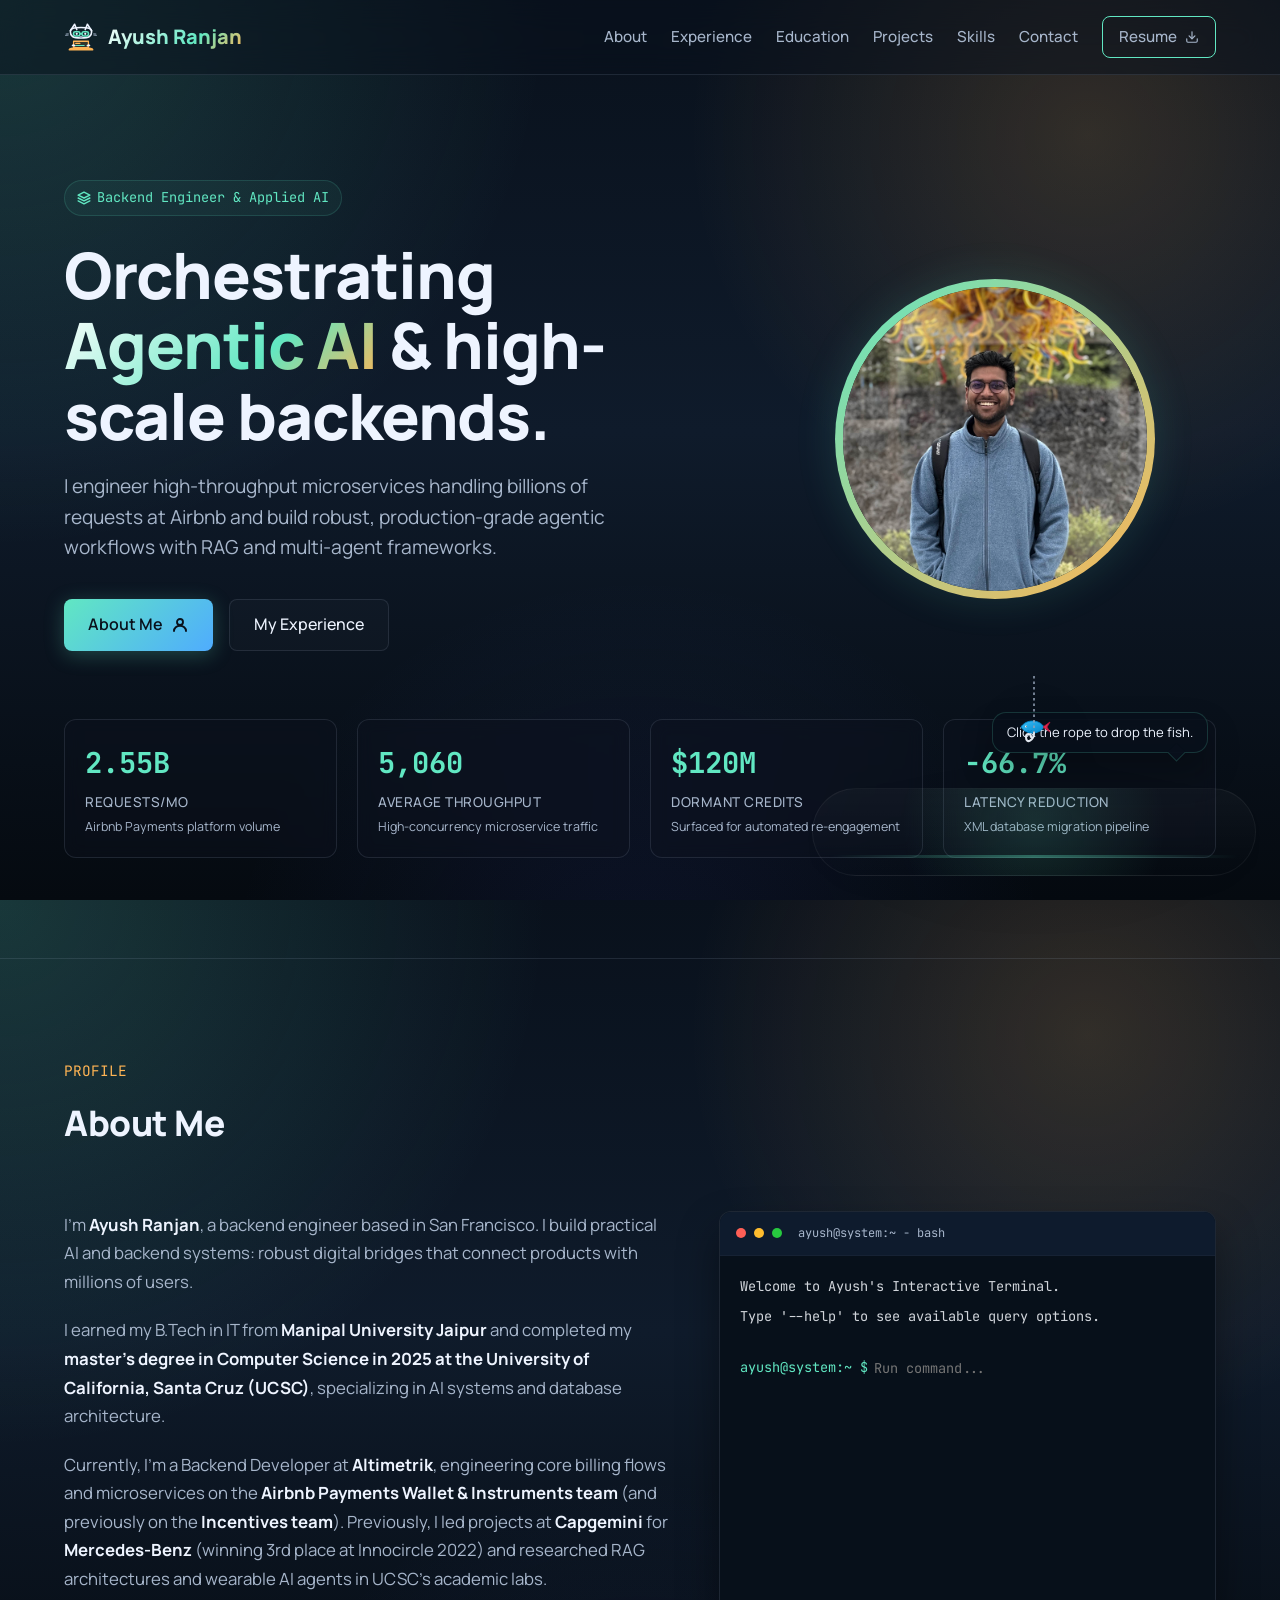
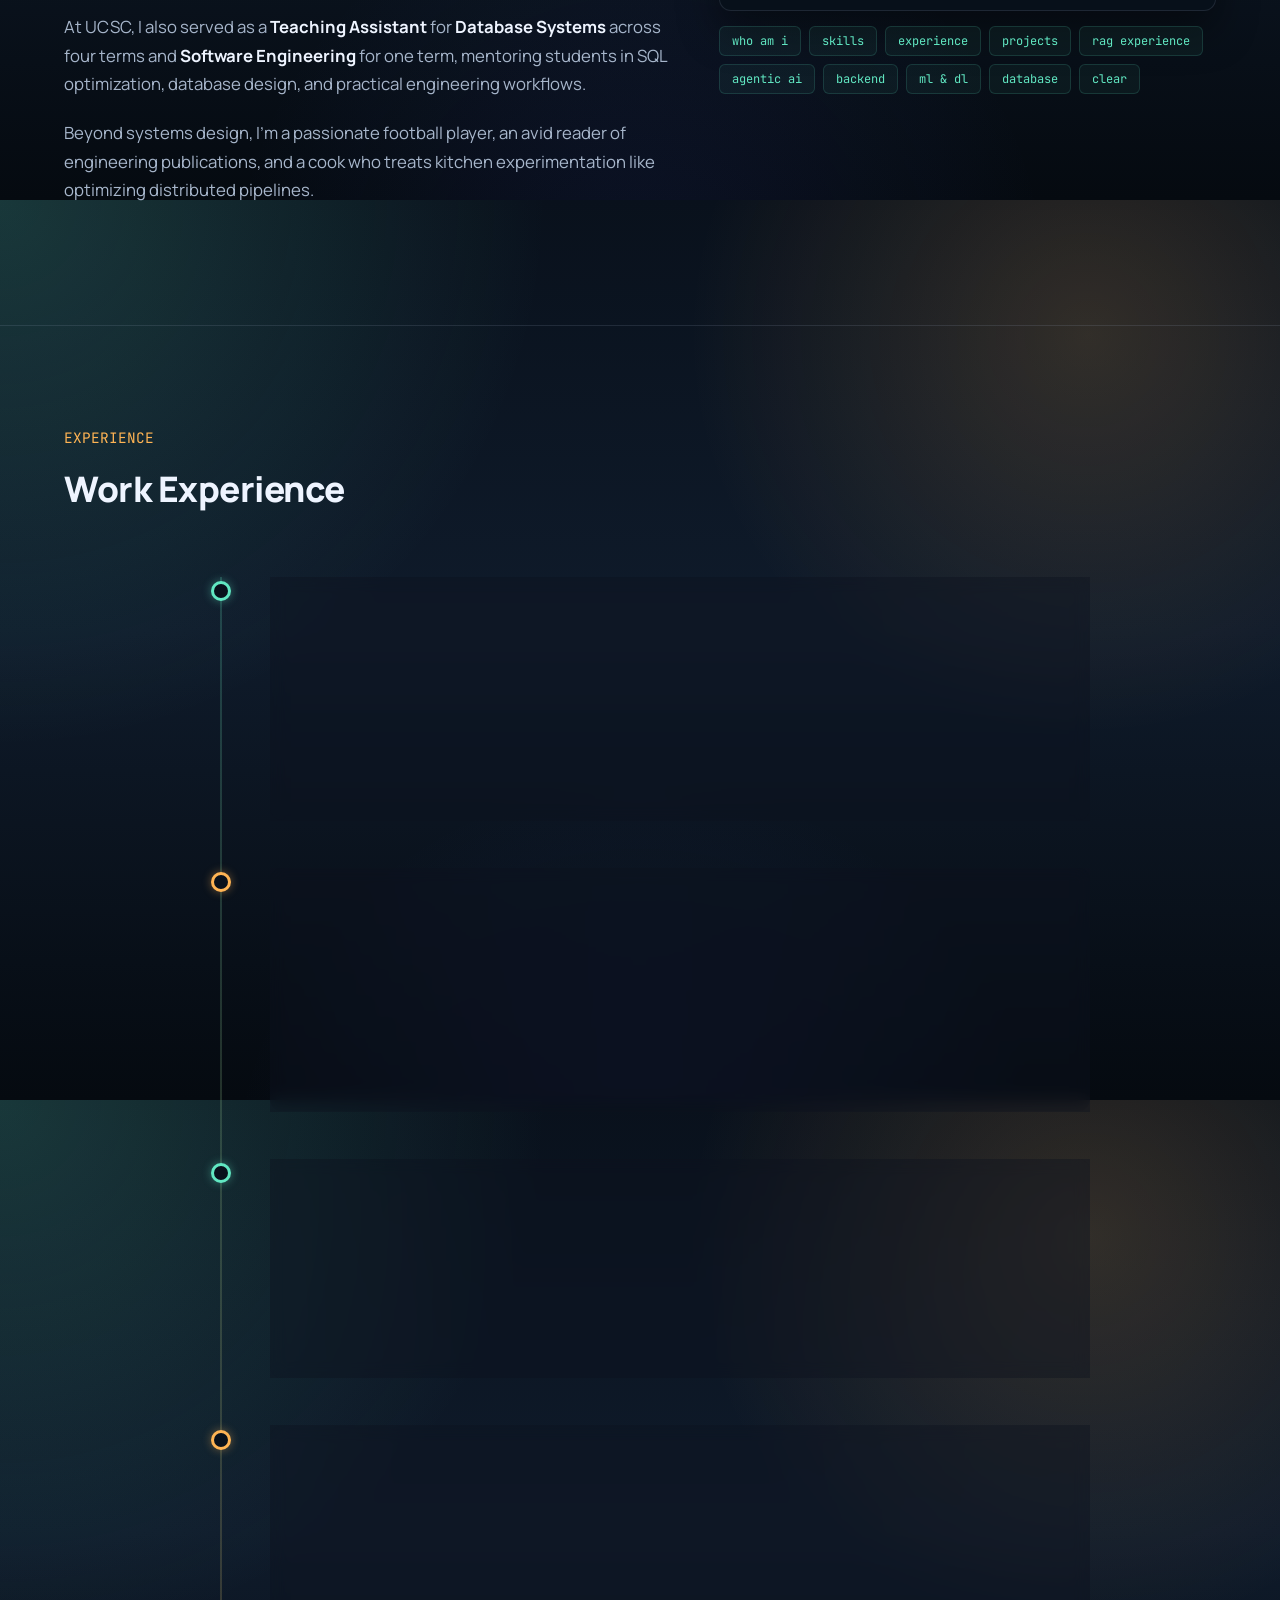
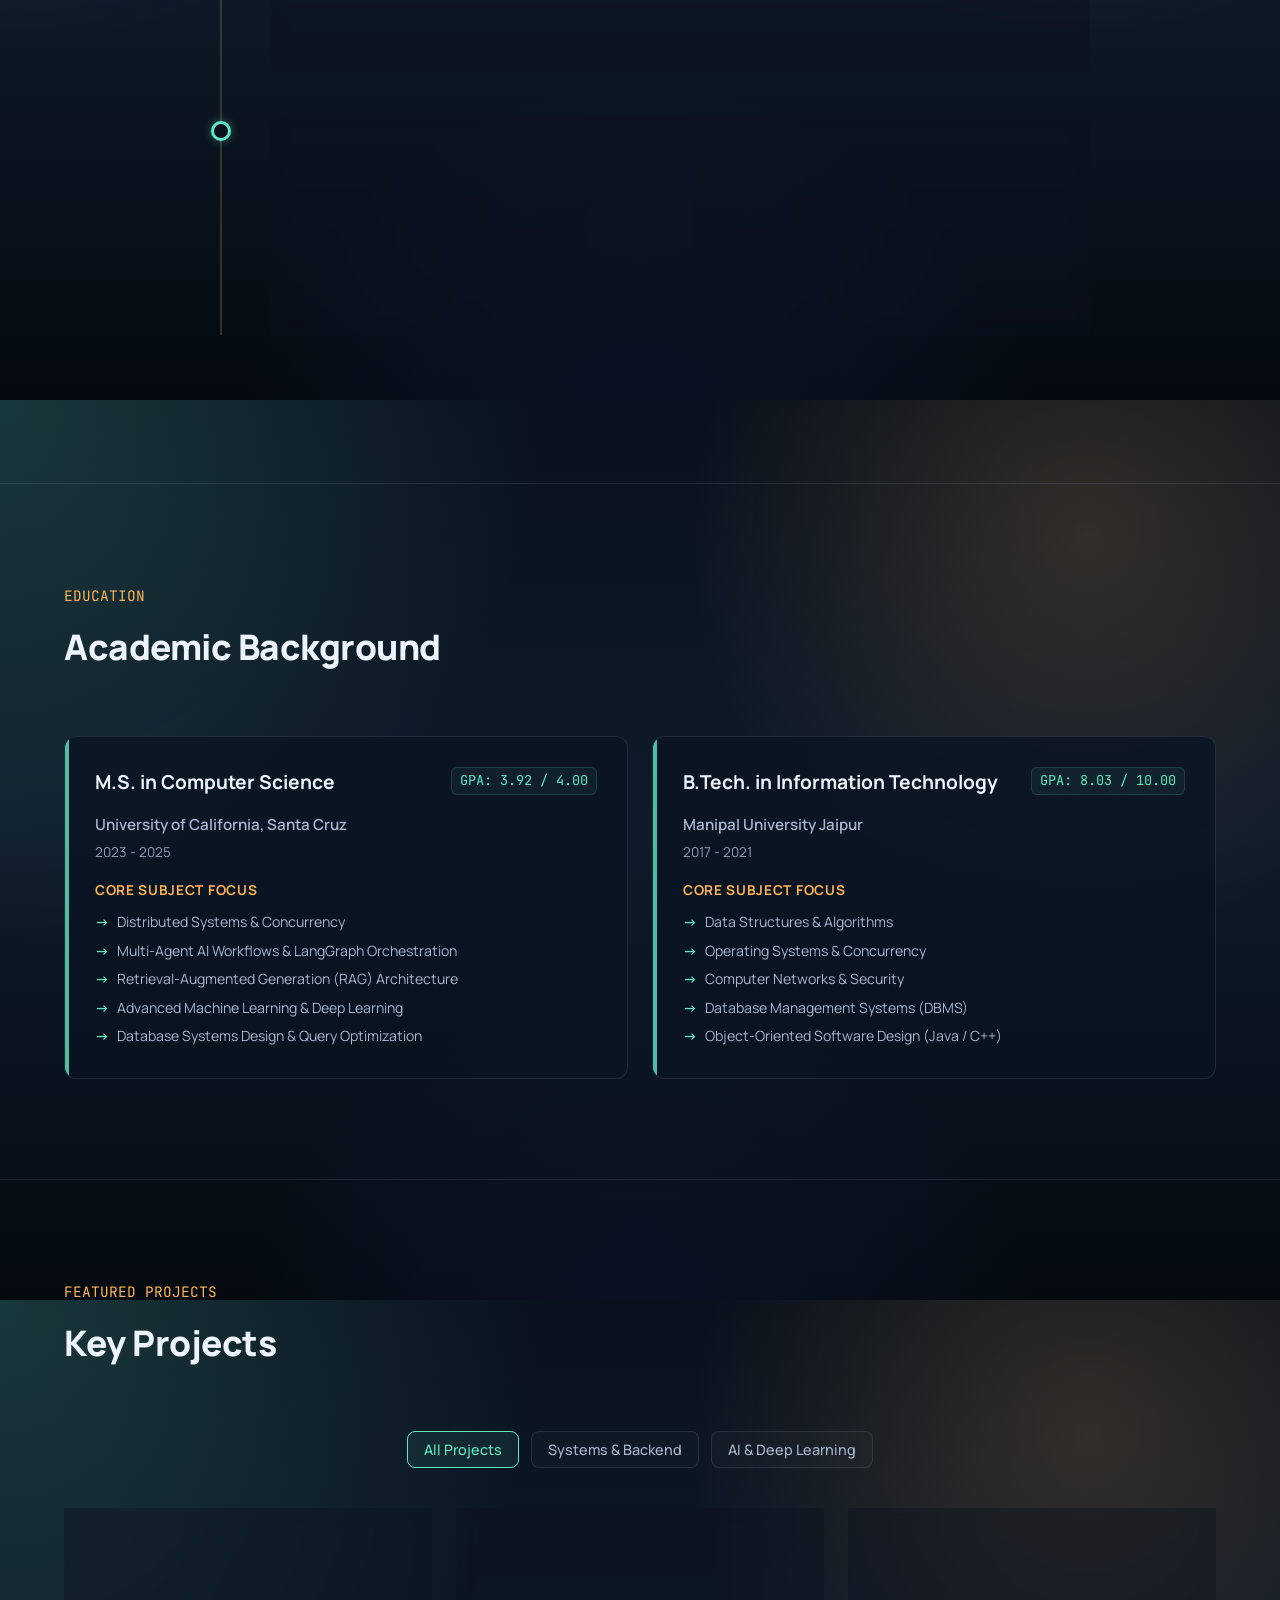
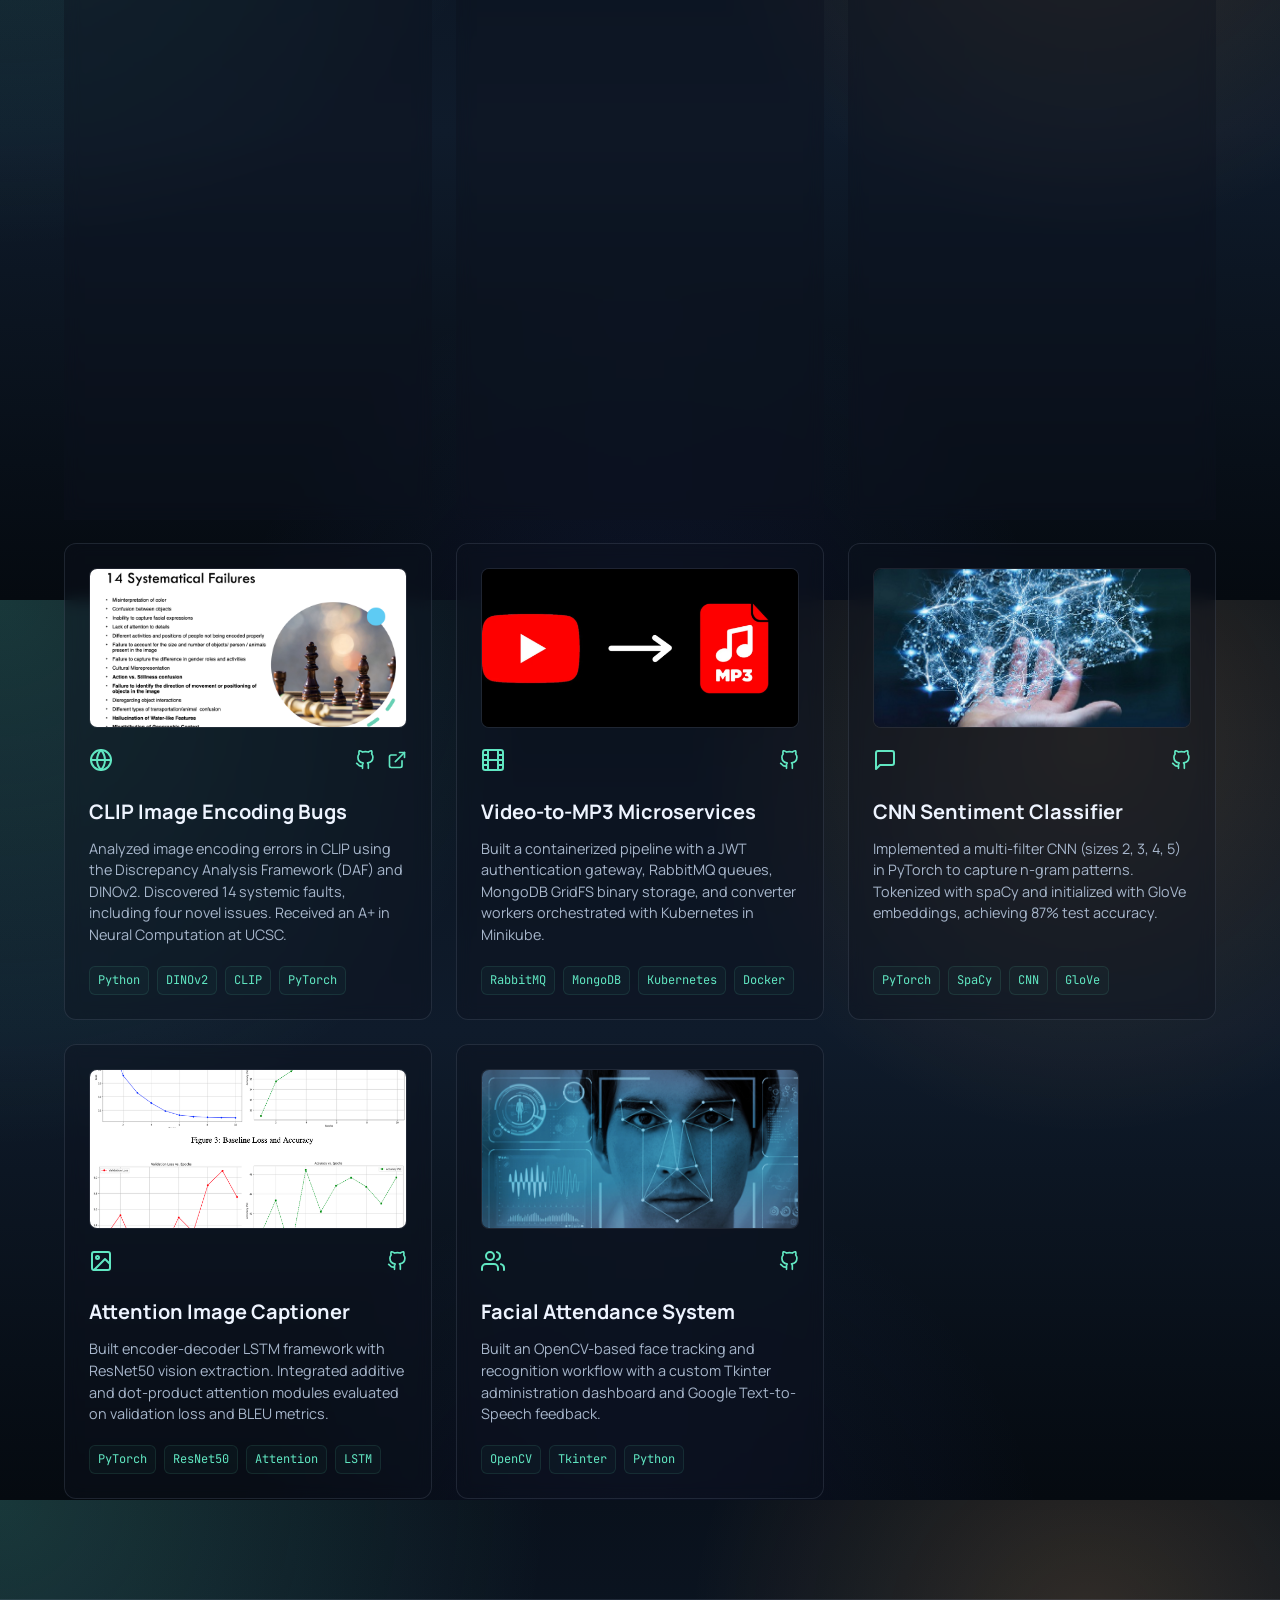
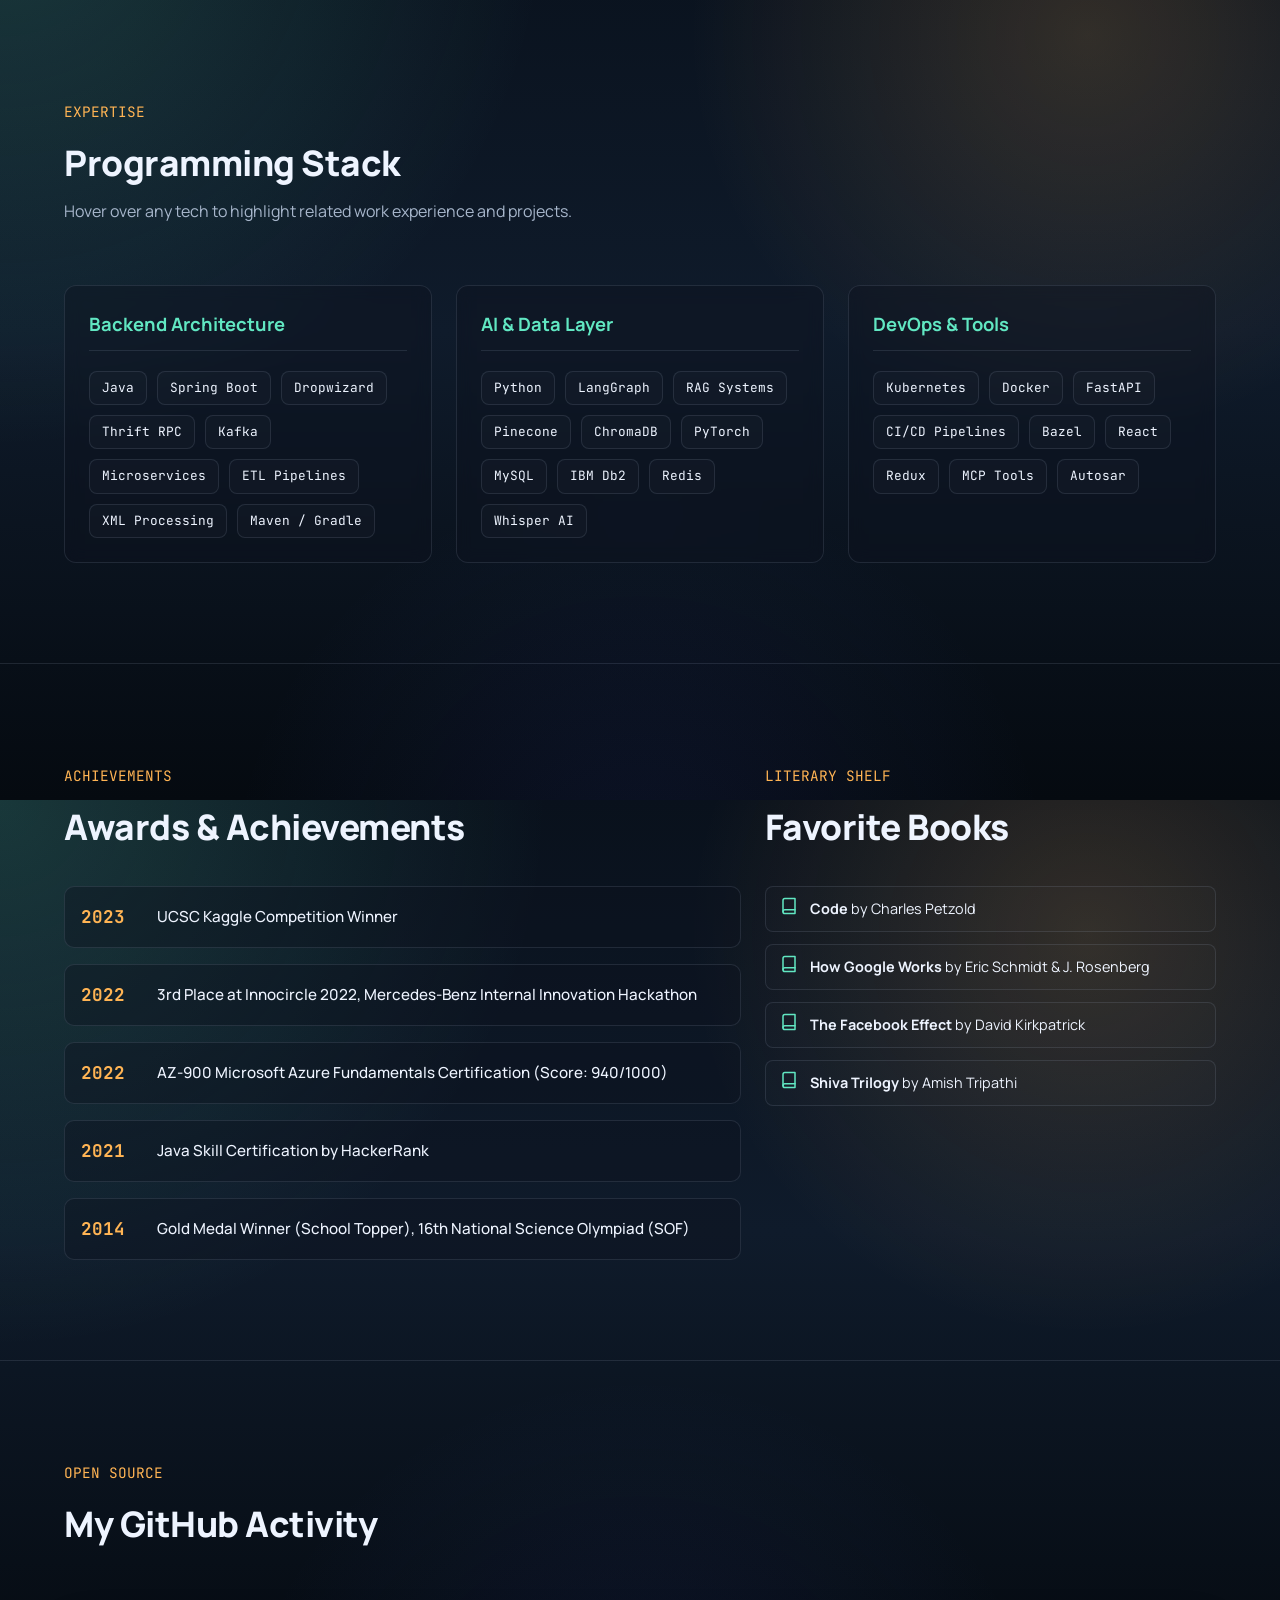
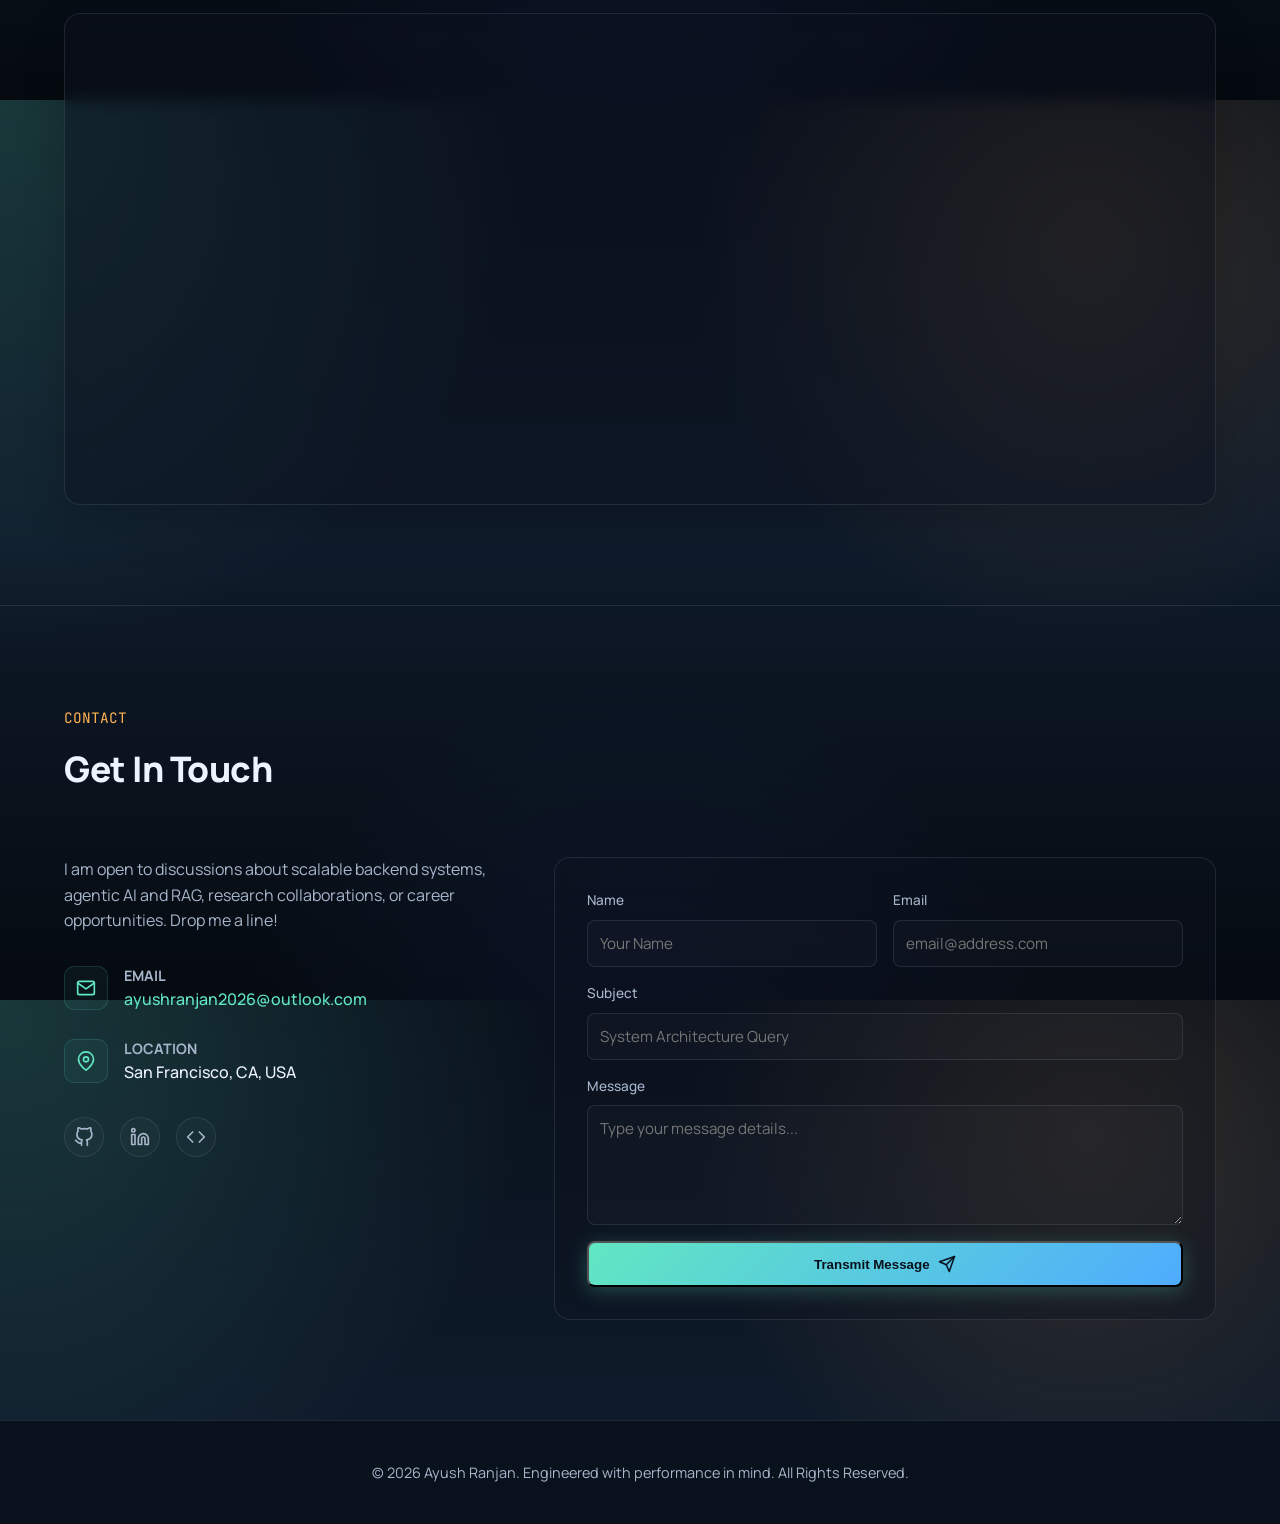
<file: index.html>
<!DOCTYPE html>
<html lang="en">
<head>
    <meta charset="UTF-8">
    <meta http-equiv="X-UA-Compatible" content="IE=edge">
    <meta name="viewport" content="width=device-width, initial-scale=1.0">
    <title>Ayush Ranjan | Backend Engineer &amp; Applied AI</title>

    <meta name="description" content="Ayush Ranjan's portfolio website. Specializing in high-concurrency Java microservices, database architecture, and Agentic AI systems.">
    <meta name="author" content="Ayush Ranjan">

    <link rel="icon" type="image/svg+xml" href="favicon.svg">
    <link rel="preconnect" href="https://fonts.googleapis.com">
    <link rel="preconnect" href="https://fonts.gstatic.com" crossorigin>
    <link href="https://fonts.googleapis.com/css2?family=Manrope:wght@400;500;600;700;800&amp;family=JetBrains+Mono:wght@400;500;700&amp;display=swap" rel="stylesheet">
    <link rel="stylesheet" href="assets/plugins/github-activity/dist/github-activity-0.1.1.min.css">
    <link rel="stylesheet" href="assets/plugins/github-activity/dist/octicons/octicons.min.css">

    <style>
        :root {
            --bg-dark: #09111c;
            --bg-soft: #0f1b2b;
            --bg-card: rgba(10, 20, 34, 0.78);
            --bg-card-hover: rgba(14, 27, 45, 0.92);
            --primary-accent: #61e7c2;
            --primary-accent-rgb: 97, 231, 194;
            --secondary-accent: #ffb454;
            --secondary-accent-rgb: 255, 180, 84;
            --text-primary: #eef4ff;
            --text-secondary: #a7b6cb;
            --border-color: rgba(148, 163, 184, 0.16);
            --border-hover: rgba(97, 231, 194, 0.35);
            --terminal-bg: #07101a;
            --terminal-header: #0e1b2d;
            --terminal-green: #61e7c2;
            --transition-smooth: all 0.3s cubic-bezier(0.16, 1, 0.3, 1);
            --font-sans: 'Manrope', -apple-system, BlinkMacSystemFont, sans-serif;
            --font-mono: 'JetBrains Mono', 'Fira Code', monospace;
        }

        * {
            box-sizing: border-box;
            margin: 0;
            padding: 0;
            scroll-behavior: smooth;
        }

        /* Offset for fixed navbar on anchor links */
        html {
            scroll-padding-top: 80px;
        }

        /* Scrollbar styling */
        ::-webkit-scrollbar {
            width: 8px;
            height: 8px;
        }
        ::-webkit-scrollbar-track {
            background: var(--bg-dark);
        }
        ::-webkit-scrollbar-thumb {
            background: rgba(255, 255, 255, 0.1);
            border-radius: 4px;
        }
        ::-webkit-scrollbar-thumb:hover {
            background: rgba(var(--primary-accent-rgb), 0.3);
        }

        body {
            background-color: var(--bg-dark);
            color: var(--text-primary);
            font-family: var(--font-sans);
            overflow-x: hidden;
            line-height: 1.6;
            background-image:
                radial-gradient(circle at top left, rgba(97, 231, 194, 0.18), transparent 35%),
                radial-gradient(circle at 85% 15%, rgba(255, 180, 84, 0.16), transparent 30%),
                radial-gradient(circle at 50% 110%, rgba(67, 97, 238, 0.1), transparent 35%),
                linear-gradient(180deg, var(--bg-dark) 0%, var(--bg-soft) 48%, #050a10 100%);
            background-size: 100% 100%, 100% 100%, 100% 100%, 100% 100%;
            position: relative;
        }

        body::before {
            content: "";
            position: fixed;
            inset: 0;
            pointer-events: none;
            background-image:
                linear-gradient(rgba(255, 255, 255, 0.02) 1px, transparent 1px),
                linear-gradient(90deg, rgba(255, 255, 255, 0.02) 1px, transparent 1px);
            background-size: 44px 44px;
            mask-image: linear-gradient(180deg, rgba(0, 0, 0, 0.65), transparent 92%);
            opacity: 0.15;
            z-index: 1;
        }

        a {
            color: var(--primary-accent);
            text-decoration: none;
            transition: var(--transition-smooth);
        }
        a:hover {
            color: #4facfe;
            text-shadow: 0 0 8px rgba(var(--primary-accent-rgb), 0.4);
        }

        .container {
            max-width: 1200px;
            margin: 0 auto;
            padding: 0 24px;
        }

        /* Interactive Ambient Spotlight / Cursor Glow */
        .cursor-glow {
            position: fixed;
            top: 0;
            left: 0;
            width: 100vw;
            height: 100vh;
            pointer-events: none;
            z-index: 1;
            background: radial-gradient(600px circle at var(--mouse-x, 0px) var(--mouse-y, 0px), rgba(var(--primary-accent-rgb), 0.05), transparent 80%);
            opacity: 0;
            transition: opacity 1.2s cubic-bezier(0.16, 1, 0.3, 1);
        }
        body.mouse-active .cursor-glow {
            opacity: 1;
        }

        /* Interactive Skill Reverse Mapping Highlights */
        .skill-tag {
            transition: var(--transition-smooth);
        }
        .highlight-skill {
            border-color: var(--primary-accent) !important;
            background: rgba(var(--primary-accent-rgb), 0.08) !important;
            box-shadow: 0 0 10px rgba(var(--primary-accent-rgb), 0.35) !important;
            transform: translateY(-2px);
        }
        .dim-skill {
            opacity: 0.35 !important;
            filter: blur(0.2px);
        }

        /* Glassmorphic Navbar */
        nav {
            position: fixed;
            top: 0;
            left: 0;
            width: 100%;
            z-index: 1000;
            background: rgba(9, 17, 28, 0.5);
            backdrop-filter: blur(16px);
            -webkit-backdrop-filter: blur(16px);
            border-bottom: 1px solid var(--border-color);
            padding: 16px 0;
            transition: var(--transition-smooth);
        }
        nav.scrolled {
            padding: 12px 0;
            background: rgba(15, 27, 43, 0.85);
            box-shadow: 0 10px 30px rgba(0, 0, 0, 0.3);
            border-bottom: 1px solid rgba(var(--primary-accent-rgb), 0.15);
        }
        nav .nav-container {
            display: flex;
            justify-content: space-between;
            align-items: center;
        }
        .nav-logo {
            font-family: var(--font-sans);
            font-size: 1.25rem;
            font-weight: 800;
            color: var(--text-primary);
            display: flex;
            align-items: center;
            gap: 10px;
        }
        .nav-logo span {
            background: linear-gradient(135deg, #ffffff 0%, var(--primary-accent) 64%, var(--secondary-accent) 100%);
            -webkit-background-clip: text;
            -webkit-text-fill-color: transparent;
            transition: var(--transition-smooth);
        }
        .brand-logo-svg {
            width: 34px;
            height: 34px;
            transition: var(--transition-smooth);
        }
        .nav-logo:hover .brand-logo-svg {
            transform: scale(1.1) translateY(-1px);
        }
        .nav-links {
            display: flex;
            gap: 24px;
            align-items: center;
        }
        .nav-links a {
            color: var(--text-secondary);
            font-size: 0.95rem;
            font-weight: 500;
        }
        .nav-links a:hover {
            color: var(--primary-accent);
        }
        .btn-resume {
            border: 1px solid var(--primary-accent);
            padding: 8px 16px;
            border-radius: 8px;
            color: var(--primary-accent);
            display: flex;
            align-items: center;
            gap: 8px;
            font-weight: 600;
        }
        .btn-resume:hover {
            background: rgba(var(--primary-accent-rgb), 0.08);
            box-shadow: 0 0 15px rgba(var(--primary-accent-rgb), 0.35);
        }

        /* Hero Section */
        header.hero {
            padding: 180px 0 100px 0;
            min-height: 100vh;
            display: flex;
            align-items: center;
        }
        .hero-grid {
            display: grid;
            grid-template-columns: 1.2fr 0.8fr;
            gap: 48px;
            align-items: center;
        }
        .hero-badge {
            background: rgba(var(--primary-accent-rgb), 0.05);
            border: 1px solid rgba(var(--primary-accent-rgb), 0.15);
            color: var(--primary-accent);
            padding: 6px 12px;
            border-radius: 20px;
            font-family: var(--font-mono);
            font-size: 0.85rem;
            display: inline-flex;
            align-items: center;
            gap: 6px;
            margin-bottom: 24px;
        }
        .hero-title {
            font-size: clamp(2.5rem, 5vw, 4rem);
            font-weight: 800;
            line-height: 1.1;
            margin-bottom: 20px;
            letter-spacing: -1px;
        }
        .hero-title span {
            background: linear-gradient(135deg, var(--primary-accent) 0%, var(--secondary-accent) 100%);
            -webkit-background-clip: text;
            -webkit-text-fill-color: transparent;
        }
        .hero-subtitle {
            font-size: 1.2rem;
            color: var(--text-secondary);
            margin-bottom: 36px;
            max-width: 600px;
        }
        .hero-ctas {
            display: flex;
            gap: 16px;
            margin-bottom: 48px;
        }
        .btn-primary {
            background: linear-gradient(135deg, var(--primary-accent) 0%, #4facfe 100%);
            color: var(--bg-dark);
            padding: 12px 24px;
            border-radius: 8px;
            font-weight: 600;
            box-shadow: 0 4px 20px rgba(var(--primary-accent-rgb), 0.25);
            display: inline-flex;
            align-items: center;
            gap: 8px;
        }
        .btn-primary:hover {
            color: var(--bg-dark);
            box-shadow: 0 4px 25px rgba(var(--primary-accent-rgb), 0.45);
            transform: translateY(-2px);
        }
        .btn-secondary {
            border: 1px solid var(--border-color);
            background: rgba(255, 255, 255, 0.02);
            color: var(--text-primary);
            padding: 12px 24px;
            border-radius: 8px;
            font-weight: 500;
            display: inline-flex;
            align-items: center;
            gap: 8px;
        }
        .btn-secondary:hover {
            background: rgba(255, 255, 255, 0.05);
            border-color: rgba(255, 255, 255, 0.15);
            transform: translateY(-2px);
        }

        .hero-img-container {
            position: relative;
            display: flex;
            justify-content: center;
        }
        .hero-img-wrapper {
            position: relative;
            width: 320px;
            height: 320px;
            border-radius: 50%;
            padding: 8px;
            background: linear-gradient(135deg, var(--primary-accent) 0%, var(--secondary-accent) 100%);
            box-shadow: 0 0 40px rgba(var(--primary-accent-rgb), 0.15);
        }
        .hero-img-inner {
            width: 100%;
            height: 100%;
            border-radius: 50%;
            overflow: hidden;
            background: var(--bg-dark);
            position: relative;
        }
        .hero-img-inner img {
            width: 100%;
            height: 100%;
            object-fit: cover;
            filter: grayscale(15%) contrast(105%);
            transition: var(--transition-smooth);
        }
        .hero-img-wrapper:hover img {
            filter: grayscale(0%);
            scale: 1.05;
        }

        /* Systems Dashboard / Stat Grid */
        .stats-grid {
            display: grid;
            grid-template-columns: repeat(4, 1fr);
            gap: 20px;
            width: 100%;
            margin-top: 20px;
        }
        .stat-card {
            background: rgba(13, 18, 31, 0.4);
            border: 1px solid var(--border-color);
            border-radius: 12px;
            padding: 20px;
            text-align: left;
            position: relative;
            overflow: hidden;
            backdrop-filter: blur(8px);
            cursor: pointer;
            text-decoration: none;
            display: block;
            color: inherit;
            transition: var(--transition-smooth);
        }
        .stat-card::before {
            content: '';
            position: absolute;
            top: 0;
            left: 0;
            width: 100%;
            height: 2px;
            background: linear-gradient(90deg, transparent, var(--primary-accent), transparent);
            opacity: 0;
            transition: var(--transition-smooth);
        }
        .stat-card::after {
            content: '↗';
            position: absolute;
            top: 12px;
            right: 14px;
            font-size: 0.75rem;
            color: var(--primary-accent);
            opacity: 0;
            transform: translate(-4px, 4px);
            transition: opacity 0.2s ease, transform 0.2s ease;
        }
        .stat-card:hover::before {
            opacity: 1;
        }
        .stat-card:hover::after {
            opacity: 1;
            transform: translate(0, 0);
        }
        .stat-card:hover {
            border-color: var(--border-hover);
            background: rgba(13, 18, 31, 0.6);
            transform: translateY(-2px);
        }
        .stat-value {
            font-family: var(--font-mono);
            font-size: 1.8rem;
            font-weight: 700;
            color: var(--primary-accent);
            margin-bottom: 6px;
        }
        .stat-sub {
            font-size: 0.78rem;
            color: var(--text-secondary);
            margin-top: 4px;
            font-weight: 400;
        }
        .stat-label {
            font-size: 0.85rem;
            color: var(--text-secondary);
            font-weight: 500;
            text-transform: uppercase;
            letter-spacing: 0.5px;
        }

        /* Section Layouts */
        .section {
            padding: 100px 0;
            border-top: 1px solid var(--border-color);
        }
        .section-header {
            margin-bottom: 60px;
        }
        .section-tag {
            font-family: var(--font-mono);
            color: var(--secondary-accent);
            font-size: 0.9rem;
            text-transform: uppercase;
            margin-bottom: 12px;
            display: block;
        }
        .section-title {
            font-size: 2.2rem;
            font-weight: 800;
            letter-spacing: -0.5px;
        }

        /* Grid Layouts */
        .about-grid {
            display: grid;
            grid-template-columns: 1.1fr 0.9fr;
            gap: 48px;
            align-items: start;
        }

        .about-text p {
            color: var(--text-secondary);
            font-size: 1.05rem;
            margin-bottom: 20px;
            line-height: 1.7;
        }
        .about-text strong {
            color: var(--text-primary);
        }

        /* Interactive Terminal sandbox */
        .terminal-window {
            background: var(--terminal-bg);
            border: 1px solid var(--border-color);
            border-radius: 12px;
            box-shadow: 0 20px 40px rgba(0, 0, 0, 0.4);
            display: flex;
            flex-direction: column;
            height: 400px;
            overflow: hidden;
        }
        .terminal-header {
            background: var(--terminal-header);
            padding: 12px 16px;
            display: flex;
            align-items: center;
            border-bottom: 1px solid rgba(255, 255, 255, 0.03);
        }
        .terminal-dots {
            display: flex;
            gap: 8px;
        }
        .terminal-dot {
            width: 10px;
            height: 10px;
            border-radius: 50%;
        }
        .dot-red { background: #ff5f56; }
        .dot-yellow { background: #ffbd2e; }
        .dot-green { background: #27c93f; }
        .terminal-title {
            margin-left: 16px;
            color: var(--text-secondary);
            font-family: var(--font-mono);
            font-size: 0.75rem;
        }
        .terminal-body {
            padding: 20px;
            flex-grow: 1;
            overflow-y: auto;
            font-family: var(--font-mono);
            font-size: 0.85rem;
            color: #d1d5db;
            line-height: 1.6;
        }
        .terminal-line {
            margin-bottom: 8px;
            word-break: break-all;
        }
        .terminal-prompt {
            color: var(--primary-accent);
        }
        .terminal-input-line {
            display: flex;
            align-items: center;
            gap: 6px;
        }
        .terminal-input {
            background: transparent;
            border: none;
            outline: none;
            color: var(--text-primary);
            font-family: inherit;
            font-size: inherit;
            flex-grow: 1;
        }
        .cursor {
            display: inline-block;
            width: 8px;
            height: 15px;
            background: var(--primary-accent);
            animation: blink 1s step-end infinite;
        }
        .terminal-controls {
            margin-top: 16px;
            display: flex;
            flex-wrap: wrap;
            gap: 10px;
        }
        .term-btn {
            background: rgba(var(--primary-accent-rgb), 0.05);
            border: 1px solid rgba(var(--primary-accent-rgb), 0.15);
            color: var(--primary-accent);
            font-family: var(--font-mono);
            font-size: 0.75rem;
            padding: 6px 12px;
            border-radius: 6px;
            cursor: pointer;
            transition: var(--transition-smooth);
        }
        .term-btn:hover {
            background: rgba(var(--primary-accent-rgb), 0.15);
            border-color: var(--primary-accent);
            box-shadow: 0 0 10px rgba(var(--primary-accent-rgb), 0.2);
        }

        /* Experience Timeline */
        .experience-container {
            position: relative;
            max-width: 900px;
            margin: 0 auto;
        }
        .experience-container::before {
            content: '';
            position: absolute;
            top: 0;
            left: 30px;
            width: 2px;
            height: 100%;
            background: linear-gradient(180deg, var(--primary-accent) 0%, var(--secondary-accent) 100%);
            opacity: 0.2;
        }
        .experience-item {
            position: relative;
            margin-bottom: 48px;
            padding-left: 80px;
            transition: var(--transition-smooth);
        }
        .experience-dot {
            position: absolute;
            left: 21px;
            top: 4px;
            width: 20px;
            height: 20px;
            border-radius: 50%;
            background: var(--bg-dark);
            border: 3px solid var(--primary-accent);
            z-index: 2;
            transition: var(--transition-smooth);
            box-shadow: 0 0 10px rgba(var(--primary-accent-rgb), 0.4);
        }
        .experience-item:nth-child(even) .experience-dot {
            border-color: var(--secondary-accent);
            box-shadow: 0 0 10px rgba(var(--secondary-accent-rgb), 0.4);
        }
        .experience-card {
            background: rgba(13, 18, 31, 0.4);
            border: 1px solid var(--border-color);
            border-radius: 12px;
            padding: 24px;
            transition: var(--transition-smooth);
            backdrop-filter: blur(8px);
        }
        .experience-card:hover {
            background: rgba(19, 27, 46, 0.55);
            border-color: var(--border-hover);
            transform: translateX(4px);
            box-shadow: 0 12px 30px rgba(var(--primary-accent-rgb), 0.12);
        }
        .experience-header {
            display: flex;
            justify-content: space-between;
            align-items: start;
            flex-wrap: wrap;
            gap: 12px;
            margin-bottom: 16px;
        }
        .exp-title {
            font-size: 1.25rem;
            font-weight: 700;
        }
        .exp-company {
            font-size: 1.05rem;
            color: var(--primary-accent);
            font-weight: 600;
        }
        .exp-time {
            font-family: var(--font-mono);
            font-size: 0.85rem;
            color: var(--text-secondary);
        }
        .exp-desc {
            color: var(--text-secondary);
            font-size: 0.95rem;
            margin-bottom: 16px;
        }
        .exp-desc li {
            margin-left: 18px;
            margin-bottom: 8px;
        }
        .exp-tags {
            display: flex;
            flex-wrap: wrap;
            gap: 8px;
        }
        .exp-tag {
            font-family: var(--font-mono);
            font-size: 0.75rem;
            background: rgba(var(--primary-accent-rgb), 0.05);
            border: 1px solid rgba(var(--primary-accent-rgb), 0.2);
            color: var(--primary-accent);
            padding: 4px 8px;
            border-radius: 6px;
            transition: var(--transition-smooth);
        }
        .experience-card:hover .exp-tag {
            background: rgba(var(--primary-accent-rgb), 0.1);
            border-color: rgba(var(--primary-accent-rgb), 0.4);
        }

        /* Education Section Styles */
        .education-grid {
            display: grid;
            grid-template-columns: 1fr 1fr;
            gap: 24px;
            margin-top: 40px;
        }
        @media (max-width: 768px) {
            .education-grid {
                grid-template-columns: 1fr;
            }
        }
        .education-card {
            background: var(--bg-card);
            border: 1px solid var(--border-color);
            border-radius: 12px;
            padding: 30px;
            transition: var(--transition-smooth);
            position: relative;
            overflow: hidden;
            display: flex;
            flex-direction: column;
        }
        .education-card::before {
            content: '';
            position: absolute;
            top: 0;
            left: 0;
            width: 4px;
            height: 100%;
            background: var(--primary-accent);
            opacity: 0.8;
            transition: var(--transition-smooth);
        }
        .education-card:hover {
            border-color: var(--primary-accent);
            transform: translateY(-4px);
            box-shadow: 0 12px 30px rgba(var(--primary-accent-rgb), 0.12);
        }
        .education-card:hover::before {
            background: var(--secondary-accent);
            height: 100%;
        }
        .edu-header {
            display: flex;
            justify-content: space-between;
            align-items: flex-start;
            margin-bottom: 16px;
            flex-wrap: wrap;
            gap: 10px;
        }
        .edu-degree {
            font-size: 1.2rem;
            font-weight: 700;
            color: var(--text-primary);
        }
        .edu-gpa {
            font-family: var(--font-mono);
            font-size: 0.85rem;
            color: var(--primary-accent);
            background: rgba(var(--primary-accent-rgb), 0.06);
            border: 1px solid rgba(var(--primary-accent-rgb), 0.15);
            padding: 2px 8px;
            border-radius: 6px;
        }
        .edu-school {
            font-size: 0.95rem;
            font-weight: 600;
            color: var(--text-secondary);
            margin-bottom: 4px;
        }
        .edu-time {
            font-size: 0.85rem;
            color: var(--text-secondary);
            opacity: 0.85;
            margin-bottom: 16px;
        }
        .edu-focus-title {
            font-size: 0.85rem;
            text-transform: uppercase;
            letter-spacing: 0.05em;
            color: var(--secondary-accent);
            margin-bottom: 10px;
            font-weight: 700;
        }
        .edu-focus-list {
            list-style: none;
            padding-left: 0;
            margin: 0;
            display: flex;
            flex-direction: column;
            gap: 6px;
        }
        .edu-focus-list li {
            font-size: 0.88rem;
            color: var(--text-secondary);
            display: flex;
            align-items: center;
            gap: 8px;
        }
        .edu-focus-list li::before {
            content: '\2192'; /* Unicode arrow right */
            color: var(--primary-accent);
            font-weight: bold;
        }

        /* Interactive Mapping Class States */
        .highlight-card {
            border-color: var(--primary-accent) !important;
            box-shadow: 0 0 20px rgba(var(--primary-accent-rgb), 0.18) !important;
            opacity: 1 !important;
            scale: 1.01;
        }
        .dim-card {
            opacity: 0.3 !important;
            filter: grayscale(40%) blur(0.5px);
        }

        /* Projects Section styling */
        .projects-filter-bar {
            display: flex;
            justify-content: center;
            gap: 12px;
            margin-bottom: 40px;
        }
        .filter-btn {
            background: rgba(255, 255, 255, 0.02);
            border: 1px solid var(--border-color);
            color: var(--text-secondary);
            padding: 8px 16px;
            border-radius: 8px;
            font-family: var(--font-sans);
            font-weight: 500;
            font-size: 0.9rem;
            cursor: pointer;
            transition: var(--transition-smooth);
        }
        .filter-btn.active, .filter-btn:hover {
            background: rgba(var(--primary-accent-rgb), 0.08);
            border-color: var(--primary-accent);
            color: var(--primary-accent);
        }
        .projects-grid {
            display: grid;
            grid-template-columns: repeat(auto-fill, minmax(340px, 1fr));
            gap: 24px;
        }
        .project-card {
            background: rgba(13, 18, 31, 0.4);
            border: 1px solid var(--border-color);
            border-radius: 12px;
            padding: 24px;
            display: flex;
            flex-direction: column;
            justify-content: space-between;
            position: relative;
            transition: var(--transition-smooth);
            overflow: hidden;
            backdrop-filter: blur(8px);
        }
        .project-card:hover {
            border-color: var(--border-hover);
            transform: translateY(-4px);
            background: rgba(19, 27, 46, 0.55);
            box-shadow: 0 12px 30px rgba(var(--primary-accent-rgb), 0.12);
        }
        .project-img-wrapper {
            position: relative;
            height: 160px;
            border-radius: 8px;
            overflow: hidden;
            margin-bottom: 20px;
            border: 1px solid var(--border-color);
            background: rgba(0, 0, 0, 0.2);
        }
        .project-img-wrapper img {
            width: 100%;
            height: 100%;
            object-fit: cover;
            transition: var(--transition-smooth);
        }
        .project-card:hover .project-img-wrapper img {
            scale: 1.06;
        }
        .project-meta {
            display: flex;
            justify-content: space-between;
            align-items: center;
            margin-bottom: 16px;
        }
        .project-icon {
            color: var(--primary-accent);
        }
        .project-links {
            display: flex;
            gap: 12px;
        }
        .project-title {
            font-size: 1.25rem;
            font-weight: 700;
            margin-bottom: 10px;
        }
        .project-desc {
            color: var(--text-secondary);
            font-size: 0.9rem;
            line-height: 1.5;
            margin-bottom: 20px;
            flex-grow: 1;
        }
        .project-tags {
            display: flex;
            flex-wrap: wrap;
            gap: 8px;
            margin-top: auto;
        }
        .project-tag {
            font-family: var(--font-mono);
            font-size: 0.75rem;
            background: rgba(var(--primary-accent-rgb), 0.03);
            border: 1px solid rgba(var(--primary-accent-rgb), 0.1);
            color: var(--primary-accent);
            padding: 4px 8px;
            border-radius: 6px;
        }

        /* Skills Layout */
        .skills-grid {
            display: grid;
            grid-template-columns: repeat(3, 1fr);
            gap: 24px;
        }
        .skills-card {
            background: rgba(13, 18, 31, 0.4);
            border: 1px solid var(--border-color);
            border-radius: 12px;
            padding: 24px;
            backdrop-filter: blur(8px);
        }
        .skills-card h3 {
            font-size: 1.15rem;
            font-weight: 700;
            margin-bottom: 20px;
            border-bottom: 1px solid var(--border-color);
            padding-bottom: 10px;
            color: var(--primary-accent);
        }
        .skills-list {
            display: flex;
            flex-wrap: wrap;
            gap: 10px;
        }
        .skill-tag {
            font-family: var(--font-mono);
            font-size: 0.8rem;
            background: rgba(255, 255, 255, 0.02);
            border: 1px solid var(--border-color);
            color: var(--text-primary);
            padding: 6px 12px;
            border-radius: 8px;
            cursor: pointer;
            transition: var(--transition-smooth);
        }
        .skill-tag:hover {
            border-color: var(--primary-accent);
            background: rgba(var(--primary-accent-rgb), 0.06);
            box-shadow: 0 0 10px rgba(var(--primary-accent-rgb), 0.2);
            transform: translateY(-1px);
        }

        /* Extra Grid for Awards, Books & Interests */
        .extra-grid {
            display: grid;
            grid-template-columns: 1.2fr 0.8fr;
            gap: 24px;
        }
        .awards-list {
            display: grid;
            grid-template-columns: 1fr;
            gap: 16px;
        }
        .award-item {
            background: rgba(13, 18, 31, 0.4);
            border: 1px solid var(--border-color);
            border-radius: 10px;
            padding: 16px;
            display: flex;
            align-items: center;
            gap: 16px;
        }
        .award-year {
            font-family: var(--font-mono);
            color: var(--secondary-accent);
            font-weight: 700;
            font-size: 1.1rem;
            min-width: 60px;
        }
        .award-title {
            font-size: 0.95rem;
            font-weight: 500;
            color: var(--text-primary);
        }
        .books-list {
            display: flex;
            flex-direction: column;
            gap: 12px;
        }
        .book-item {
            display: flex;
            align-items: center;
            gap: 12px;
            background: rgba(255, 255, 255, 0.01);
            border: 1px solid var(--border-color);
            border-radius: 8px;
            padding: 10px 14px;
            font-size: 0.9rem;
        }
        .book-icon {
            color: var(--primary-accent);
            flex-shrink: 0;
        }

        /* GitHub Activity Feed */
        .github-activity-card {
            padding: 20px;
            border: 1px solid var(--border-color);
            border-radius: 16px;
            background: rgba(13, 18, 31, 0.44);
            box-shadow: 0 18px 44px rgba(0, 0, 0, 0.18);
            backdrop-filter: blur(8px);
        }
        .ghfeed {
            height: 450px;
            overflow: hidden;
            border-radius: 12px;
        }
        .github-activity-card .gha-feed {
            border: 1px solid var(--border-color);
            border-radius: 12px;
            background: rgba(7, 16, 26, 0.88);
            color: var(--text-primary);
            font-family: var(--font-sans);
            font-weight: 500;
        }
        .github-activity-card .gha-feed::-webkit-scrollbar {
            width: 6px;
        }
        .github-activity-card .gha-feed::-webkit-scrollbar-track {
            background: rgba(7, 16, 26, 0.88);
        }
        .github-activity-card .gha-feed::-webkit-scrollbar-thumb {
            background: rgba(255, 255, 255, 0.1);
            border-radius: 3px;
        }
        .github-activity-card .gha-feed::-webkit-scrollbar-thumb:hover {
            background: rgba(var(--primary-accent-rgb), 0.3);
        }
        .github-activity-card .gha-header {
            border-color: var(--border-color);
            background: var(--terminal-header);
            color: var(--text-secondary);
            padding: 14px 16px;
            height: 72px;
            box-sizing: border-box;
        }
        .github-activity-card .gha-footer {
            border-color: var(--border-color);
            background: var(--terminal-header);
            color: var(--text-secondary);
            padding: 8px 16px;
            height: 32px;
            box-sizing: border-box;
        }
        .github-activity-card .gha-user-info,
        .github-activity-card .gha-user-info a,
        .github-activity-card .gha-github-icon,
        .github-activity-card .gha-footer a {
            color: var(--text-primary);
        }
        .github-activity-card .gha-user-info {
            font-size: 1.1rem;
            font-weight: 700;
            padding: 2px 10px;
        }
        .github-activity-card .gha-gravatar {
            height: 52px;
            max-width: 52px;
        }
        .github-activity-card .gha-gravatar img {
            border: 1px solid var(--border-color);
            border-radius: 6px;
            box-shadow: none;
            background: transparent;
            padding: 2px;
        }
        .github-activity-card .gha-github-icon {
            padding: 4px 0 0;
            width: 32px;
            height: 32px;
        }
        .github-activity-card .gha-github-icon .octicon {
            font-size: 32px;
        }
        .github-activity-card .gha-feed a {
            color: var(--primary-accent);
        }
        .github-activity-card .gha-activity {
            padding: 14px 16px;
            border-bottom: 1px solid var(--border-color);
            transition: var(--transition-smooth);
        }
        .github-activity-card .gha-activity:hover {
            background: rgba(255, 255, 255, 0.015);
        }
        .github-activity-card .gha-repo {
            border-color: var(--border-color);
            padding: 14px 16px;
        }
        .github-activity-card .gha-activity-icon .octicon {
            color: var(--primary-accent);
            opacity: 0.8;
        }
        .github-activity-card span.gha-time,
        .github-activity-card .gha-time {
            color: var(--text-secondary);
            font-size: 0.8rem;
            opacity: 0.85;
        }
        .github-activity-card .gha-feed small {
            color: var(--text-secondary);
        }
        .github-activity-card .gha-sha {
            font-family: var(--font-mono);
            color: var(--secondary-accent);
            background: rgba(var(--secondary-accent-rgb), 0.08);
            padding: 2px 6px;
            border-radius: 4px;
            font-size: 0.8rem;
            border: 1px solid rgba(var(--secondary-accent-rgb), 0.15);
        }
        .github-activity-card .gha-message-commits {
            margin-top: 4px;
            color: var(--text-secondary);
        }
        .github-activity-card .gha-info {
            border-color: rgba(var(--secondary-accent-rgb), 0.32);
            background: rgba(var(--secondary-accent-rgb), 0.1);
            color: var(--text-secondary);
        }

        /* Contact Section Styles */
        .contact-grid {
            display: grid;
            grid-template-columns: 0.8fr 1.2fr;
            gap: 48px;
        }
        .contact-info-list {
            display: flex;
            flex-direction: column;
            gap: 24px;
        }
        .contact-info-item {
            display: flex;
            align-items: center;
            gap: 16px;
        }
        .contact-icon {
            width: 44px;
            height: 44px;
            border-radius: 10px;
            background: rgba(var(--primary-accent-rgb), 0.05);
            border: 1px solid rgba(var(--primary-accent-rgb), 0.15);
            color: var(--primary-accent);
            display: flex;
            align-items: center;
            justify-content: center;
        }
        .contact-details h4 {
            font-size: 0.9rem;
            color: var(--text-secondary);
            text-transform: uppercase;
        }
        .contact-details p {
            font-size: 1rem;
            font-weight: 500;
        }

        .contact-form {
            display: grid;
            grid-template-columns: repeat(2, 1fr);
            gap: 16px;
            background: rgba(13, 18, 31, 0.4);
            border: 1px solid var(--border-color);
            border-radius: 16px;
            padding: 32px;
        }
        .form-group {
            display: flex;
            flex-direction: column;
            gap: 8px;
        }
        .form-group.full-width {
            grid-column: span 2;
        }
        .form-group label {
            font-size: 0.85rem;
            color: var(--text-secondary);
            font-weight: 500;
        }
        .form-control {
            background: rgba(255, 255, 255, 0.02);
            border: 1px solid var(--border-color);
            padding: 12px;
            border-radius: 8px;
            color: var(--text-primary);
            font-family: inherit;
            font-size: 0.95rem;
            transition: var(--transition-smooth);
        }
        .form-control:focus {
            outline: none;
            border-color: var(--primary-accent);
            background: rgba(var(--primary-accent-rgb), 0.02);
            box-shadow: 0 0 10px rgba(var(--primary-accent-rgb), 0.1);
        }
        .form-control:user-valid:focus {
            border-color: var(--primary-accent);
        }
        .form-control:user-invalid {
            border-color: #ff5f56;
            box-shadow: 0 0 10px rgba(255, 95, 86, 0.1);
        }
        textarea.form-control {
            resize: vertical;
            min-height: 120px;
        }

        /* Social icons block */
        .social-links {
            display: flex;
            gap: 16px;
            margin-top: 32px;
        }
        .social-btn {
            width: 40px;
            height: 40px;
            border-radius: 50%;
            background: rgba(255, 255, 255, 0.02);
            border: 1px solid var(--border-color);
            color: var(--text-secondary);
            display: flex;
            align-items: center;
            justify-content: center;
            transition: var(--transition-smooth);
        }
        .social-btn:hover {
            color: var(--primary-accent);
            border-color: var(--primary-accent);
            box-shadow: 0 0 12px rgba(var(--primary-accent-rgb), 0.25);
            background: rgba(var(--primary-accent-rgb), 0.05);
            transform: translateY(-2px);
        }

        /* Contact form status toast */
        .contact-toast {
            position: fixed;
            right: 24px;
            bottom: 214px;
            z-index: 30;
            width: min(420px, calc(100vw - 32px));
            padding: 16px 18px;
            border: 1px solid rgba(var(--secondary-accent-rgb), 0.42);
            border-radius: 12px;
            background: rgba(7, 16, 26, 0.96);
            box-shadow: 0 16px 36px rgba(0, 0, 0, 0.34);
            color: var(--text-secondary);
            font-size: 0.92rem;
            opacity: 0;
            pointer-events: none;
            transform: translateY(18px);
            transition: opacity 0.25s ease, transform 0.25s ease;
        }
        .contact-toast.visible {
            opacity: 1;
            pointer-events: auto;
            transform: translateY(0);
        }
        .contact-toast.success {
            border-color: rgba(var(--primary-accent-rgb), 0.42);
        }
        .contact-toast a {
            color: var(--primary-accent);
            font-weight: 700;
        }

        /* Footer styling */
        footer {
            padding: 40px 0;
            border-top: 1px solid var(--border-color);
            background: var(--bg-dark);
            text-align: center;
            color: var(--text-secondary);
            font-size: 0.9rem;
        }

        /* Scroll reveal styling */
        .scroll-reveal {
            opacity: 0;
            transform: translateY(30px);
            transition: opacity 0.6s cubic-bezier(0.16, 1, 0.3, 1), transform 0.6s cubic-bezier(0.16, 1, 0.3, 1);
        }
        .scroll-reveal.revealed {
            opacity: 1;
            transform: translateY(0);
        }
        @supports ((animation-timeline: view()) and (animation-range: entry)) {
            .scroll-reveal {
                transition: none;
                opacity: revert;
                transform: revert;
                animation: reveal-up auto linear backwards;
                animation-timeline: view();
                animation-range: entry 10% cover 30%;
            }
            @keyframes reveal-up {
                from {
                    opacity: 0;
                    transform: translateY(30px);
                }
                to {
                    opacity: 1;
                    transform: translateY(0);
                }
            }
        }

        @keyframes blink {
            from, to { background-color: transparent }
            50% { background-color: var(--primary-accent) }
        }

        /* Responsive Layouts */
        @media (max-width: 992px) {
            .hero-grid, .about-grid, .skills-grid, .extra-grid, .contact-grid {
                grid-template-columns: 1fr;
                gap: 40px;
            }
            .hero-grid {
                text-align: center;
                justify-items: center;
            }
            .hero-img-container {
                order: -1;
            }
            .stats-grid {
                grid-template-columns: repeat(2, 1fr);
            }
            .skills-grid {
                grid-template-columns: 1fr;
            }
            .contact-form {
                grid-template-columns: 1fr;
            }
            .form-group.full-width {
                grid-column: span 1;
            }
        }

        @media (max-width: 576px) {
            nav .nav-container {
                flex-direction: column;
                gap: 16px;
            }
            .nav-links {
                flex-wrap: wrap;
                justify-content: center;
                gap: 16px;
            }
            header.hero {
                padding-top: 220px;
            }
            .stats-grid {
                grid-template-columns: 1fr;
            }
            .experience-container::before {
                left: 15px;
            }
            .experience-item {
                padding-left: 45px;
            }
            .experience-dot {
                left: 6px;
            }
        }

        /* Interactive Cat Playground */
        .floating-cat-container {
            --cat-x: 24px;
            --cat-y: 0px;
            --cat-scale: 1;
            --cat-tilt: 0deg;
            --cat-stage-width: min(460px, calc(100vw - 32px));
            position: fixed;
            right: 16px;
            bottom: 14px;
            width: var(--cat-stage-width);
            height: 188px;
            z-index: 999;
            pointer-events: none;
            opacity: 1;
            transition: opacity 0.5s ease, transform 0.5s ease;
        }

        .floating-cat-container.dismissed {
            opacity: 0;
            transform: translateY(24px);
        }

        .cat-bubble {
            position: absolute;
            right: 56px;
            top: 14px;
            padding: 9px 14px;
            border-radius: 14px;
            border: 1px solid rgba(var(--primary-accent-rgb), 0.18);
            background: rgba(8, 16, 27, 0.9);
            color: var(--text-primary);
            font-size: 0.82rem;
            box-shadow: 0 18px 32px rgba(0, 0, 0, 0.28);
            opacity: 0;
            transform: translateY(10px) scale(0.92);
            transition: opacity 0.3s ease, transform 0.3s ease;
            font-family: var(--font-sans);
        }

        .cat-bubble::after {
            content: '';
            position: absolute;
            right: 24px;
            bottom: -7px;
            width: 12px;
            height: 12px;
            background: rgba(8, 16, 27, 0.95);
            border-right: 1px solid rgba(var(--primary-accent-rgb), 0.18);
            border-bottom: 1px solid rgba(var(--primary-accent-rgb), 0.18);
            transform: rotate(45deg);
        }

        .floating-cat-container.active-bubble .cat-bubble {
            opacity: 1;
            transform: translateY(0) scale(1);
        }

        .chase-sandbox {
            position: absolute;
            inset: 0;
            overflow: visible;
            filter: drop-shadow(0 18px 26px rgba(0, 0, 0, 0.38));
        }

        .cat-stage-glow {
            position: absolute;
            right: 8px;
            bottom: 10px;
            width: calc(100% - 16px);
            height: 88px;
            border-radius: 999px;
            background:
                radial-gradient(circle at 50% 40%, rgba(var(--primary-accent-rgb), 0.14), transparent 58%),
                linear-gradient(180deg, rgba(255, 255, 255, 0.03), rgba(255, 255, 255, 0));
            border: 1px solid rgba(255, 255, 255, 0.05);
            backdrop-filter: blur(8px);
        }

        .cat-stage-ground {
            position: absolute;
            left: 24px;
            right: 24px;
            bottom: 28px;
            height: 3px;
            border-radius: 999px;
            background: linear-gradient(90deg, rgba(255,255,255,0), rgba(var(--primary-accent-rgb),0.65), rgba(255,255,255,0));
            opacity: 0.55;
        }

        .toy-wrapper {
            position: absolute;
            top: -22px;
            left: 50%;
            z-index: 6;
            pointer-events: auto;
            transform: translateX(-50%);
        }

        .fishhook-toy {
            overflow: visible;
            cursor: pointer;
        }

        .fishhook-toy:focus-visible {
            outline: 2px solid rgba(var(--primary-accent-rgb), 0.8);
            outline-offset: 4px;
            border-radius: 10px;
        }

        .rod-arm {
            animation: rod-sway 3.8s ease-in-out infinite;
            transform-origin: 30px 0;
        }

        @keyframes rod-sway {
            0%, 100% { transform: rotate(-9deg); }
            50% { transform: rotate(9deg); }
        }

        .toy-fish-group {
            animation: fish-bob 1.8s ease-in-out infinite;
            transform-origin: 11px 12px;
            transition: opacity 0.25s ease, transform 0.25s ease;
        }

        @keyframes fish-bob {
            0%, 100% { transform: translateY(0); }
            50% { transform: translateY(4px); }
        }

        .fishhook-toy.caught .toy-fish-group {
            opacity: 0;
            transform: translateY(-10px) scale(0.7);
        }

        .fishhook-toy.falling .rod-arm {
            animation-play-state: paused;
        }

        .fishhook-toy.falling .toy-fish-group {
            animation: fish-drop 0.75s cubic-bezier(0.2, 0.75, 0.3, 1) forwards;
        }

        @keyframes fish-drop {
            0% { transform: translate(0, 0) rotate(0deg); }
            45% { transform: translate(8px, 24px) rotate(10deg); }
            100% { transform: translate(16px, 118px) rotate(76deg); }
        }

        .fishhook-toy.caught {
            pointer-events: none;
        }

        .cat-wrapper {
            --cat-frame-width: 154px;
            --cat-frame-height: 91px;
            --cat-sprite-width: 2464px;
            --cat-sprite-end: -2464px;
            position: absolute;
            left: 0;
            bottom: 28px;
            width: var(--cat-frame-width);
            height: var(--cat-frame-height);
            z-index: 4;
            pointer-events: none;
            transform:
                translate3d(var(--cat-x), var(--cat-y), 0)
                scaleX(var(--cat-scale))
                rotate(var(--cat-tilt));
            transition: transform 0.26s ease;
        }

        .cat-sprite {
            width: 100%;
            height: 100%;
            background-image: url("https://res.cloudinary.com/pastelitos/image/upload/v1610526571/eva/gatito_pushui.svg");
            background-repeat: no-repeat;
            background-size: var(--cat-sprite-width) 100%;
            animation: walking-cat-sprite 1.2s steps(16, end) infinite;
            filter:
                sepia(1)
                saturate(5.5)
                hue-rotate(342deg)
                brightness(1.14)
                contrast(0.96)
                drop-shadow(0 8px 7px rgba(0, 0, 0, 0.2));
        }

        @keyframes walking-cat-sprite {
            from { background-position: 0 0; }
            to { background-position: var(--cat-sprite-end) 0; }
        }

        .cat-wrapper.is-turning {
            transition-duration: 0.42s;
        }

        .cat-wrapper.is-jumping {
            transition-duration: 0.18s;
        }

        .cat-mouth-fish {
            position: absolute;
            left: calc(100% - 40px);
            top: 44%;
            width: 26px;
            height: 15px;
            opacity: 0;
            transform: translateY(3px) rotate(-6deg) scaleX(-1) scale(0.82);
            transition: opacity 0.18s ease, transform 0.18s ease;
            overflow: visible;
            z-index: 2;
        }

        .cat-wrapper.carrying-fish .cat-mouth-fish {
            opacity: 1;
            transform: translateY(0) rotate(-6deg) scaleX(-1) scale(1);
        }

        @media (max-width: 640px) {
            .floating-cat-container {
                --cat-stage-width: calc(100vw - 18px);
                right: 9px;
                bottom: 10px;
                height: 166px;
            }

            .cat-bubble {
                right: 24px;
                top: 8px;
                max-width: 170px;
                white-space: normal;
                line-height: 1.35;
            }

            .cat-wrapper {
                --cat-frame-width: 132px;
                --cat-frame-height: 78px;
                --cat-sprite-width: 2112px;
                --cat-sprite-end: -2112px;
            }

            .toy-wrapper {
                top: -12px;
            }
        }
    </style>
</head>
<body>
    <!-- Disable browser scroll restoration immediately, before anything else -->
    <script>if ('scrollRestoration' in history) { history.scrollRestoration = 'manual'; } window.scrollTo(0, 0);</script>
    <!-- Interactive Ambient Spotlight / Cursor Glow -->
    <div class="cursor-glow" id="cursor-glow"></div>

    <!-- Glassmorphic Navigation -->
    <nav id="navbar">
        <div class="container nav-container">
            <a href="#" class="nav-logo">
                <svg class="brand-logo-svg" viewBox="0 0 32 32" fill="none" xmlns="http://www.w3.org/2000/svg">
                  <!-- Cat Ears -->
                  <path d="M6 10L10 4L12 9" stroke="var(--text-primary)" stroke-width="1.5" stroke-linecap="round" stroke-linejoin="round"/>
                  <path d="M26 10L22 4L20 9" stroke="var(--text-primary)" stroke-width="1.5" stroke-linecap="round" stroke-linejoin="round"/>

                  <!-- Cat Head Outline -->
                  <path d="M6 11C6 7.5 9.5 7 16 7C22.5 7 26 7.5 26 11C26 15 24 17 16 17C8 17 6 15 6 11Z" stroke="var(--text-primary)" stroke-width="1.5" stroke-linejoin="round"/>

                  <!-- Specs/Glasses (Cyan Glow) -->
                  <rect x="9" y="11" width="6" height="4" rx="1.5" stroke="var(--primary-accent)" stroke-width="1.5" fill="rgba(var(--primary-accent-rgb), 0.05)"/>
                  <rect x="17" y="11" width="6" height="4" rx="1.5" stroke="var(--primary-accent)" stroke-width="1.5" fill="rgba(var(--primary-accent-rgb), 0.05)"/>
                  <line x1="15" y1="13" x2="17" y2="13" stroke="var(--primary-accent)" stroke-width="1.5"/>

                  <!-- Cat Eyes -->
                  <circle cx="12" cy="13" r="1" fill="var(--text-primary)"/>
                  <circle cx="20" cy="13" r="1" fill="var(--text-primary)"/>

                  <!-- Nose & Whiskers -->
                  <path d="M15 15.5L16 16.5L17 15.5" stroke="var(--text-secondary)" stroke-width="1.2" stroke-linecap="round"/>
                  <line x1="4" y1="13" x2="2" y2="13.2" stroke="var(--text-secondary)" stroke-width="0.8" stroke-linecap="round"/>
                  <line x1="4" y1="14.2" x2="1.5" y2="14.5" stroke="var(--text-secondary)" stroke-width="0.8" stroke-linecap="round"/>
                  <line x1="28" y1="13" x2="30" y2="13.2" stroke="var(--text-secondary)" stroke-width="0.8" stroke-linecap="round"/>
                  <line x1="28" y1="14.2" x2="30.5" y2="14.5" stroke="var(--text-secondary)" stroke-width="0.8" stroke-linecap="round"/>

                  <!-- Laptop Screen & Body -->
                  <path d="M5 28C5 27 6 26.5 16 26.5C26 26.5 27 27 27 28H5Z" fill="var(--bg-dark)" stroke="var(--secondary-accent)" stroke-width="1.5" stroke-linejoin="round"/>
                  <path d="M9 20H23V26H9V20Z" fill="rgba(var(--secondary-accent-rgb), 0.15)" stroke="var(--secondary-accent)" stroke-width="1.2" stroke-linejoin="round"/>
                  <line x1="11" y1="22" x2="15" y2="22" stroke="var(--secondary-accent)" stroke-width="1" stroke-linecap="round"/>
                  <line x1="11" y1="24" x2="19" y2="24" stroke="var(--primary-accent)" stroke-width="1" stroke-linecap="round"/>

                  <!-- Cat Paws Typing -->
                  <path d="M8 24C8.5 23.5 9.5 23.8 10 24.2" stroke="var(--text-primary)" stroke-width="1.5" stroke-linecap="round"/>
                  <path d="M24 24C23.5 23.5 22.5 23.8 22 24.2" stroke="var(--text-primary)" stroke-width="1.5" stroke-linecap="round"/>
                </svg>
                <span>Ayush Ranjan</span>
            </a>
            <div class="nav-links">
                <a href="#about">About</a>
                <a href="#experience">Experience</a>
                <a href="#education">Education</a>
                <a href="#projects">Projects</a>
                <a href="#skills">Skills</a>
                <a href="#contact">Contact</a>
                <a href="assets/resume/Ayush_Ranjan_CV_2026.pdf" target="_blank" class="btn-resume">
                    <span>Resume</span>
                    <svg width="14" height="14" viewBox="0 0 24 24" fill="none" stroke="currentColor" stroke-width="2" stroke-linecap="round" stroke-linejoin="round"><path d="M21 15v4a2 2 0 0 1-2 2H5a2 2 0 0 1-2-2v-4"></path><polyline points="7 10 12 15 17 10"></polyline><line x1="12" y1="15" x2="12" y2="3"></line></svg>
                </a>
            </div>
        </div>
    </nav>

    <!-- Hero Section -->
    <header class="hero">
        <div class="container">
            <div class="hero-grid">
                <div class="hero-content">
                    <div class="hero-badge">
                        <svg width="14" height="14" viewBox="0 0 24 24" fill="none" stroke="currentColor" stroke-width="2.5" stroke-linecap="round" stroke-linejoin="round"><polygon points="12 2 2 7 12 12 22 7 12 2"></polygon><polyline points="2 17 12 22 22 17"></polyline><polyline points="2 12 12 17 22 12"></polyline></svg>
                        <span>Backend Engineer &amp; Applied AI</span>
                    </div>
                    <h1 class="hero-title">Orchestrating <span style="background: linear-gradient(135deg, #ffffff 0%, var(--primary-accent) 64%, var(--secondary-accent) 100%); -webkit-background-clip: text; -webkit-text-fill-color: transparent;">Agentic AI</span> &amp; high-scale backends.</h1>
                    <p class="hero-subtitle">
                        I engineer high-throughput microservices handling billions of requests at Airbnb and build robust, production-grade agentic workflows with RAG and multi-agent frameworks.
                    </p>
                    <div class="hero-ctas">
                        <a href="#about" class="btn-primary">
                            <span>About Me</span>
                            <svg width="18" height="18" viewBox="0 0 24 24" fill="none" stroke="currentColor" stroke-width="2.5" stroke-linecap="round" stroke-linejoin="round"><circle cx="12" cy="8" r="4"></circle><path d="M4 20c0-4 3.6-7 8-7s8 3 8 7"></path></svg>
                        </a>
                        <a href="#experience" class="btn-secondary">My Experience</a>
                    </div>
                </div>
                <div class="hero-img-container">
                    <div class="hero-img-wrapper">
                        <div class="hero-img-inner">
                            <img src="assets/images/ayush.jpg" alt="Ayush Ranjan">
                        </div>
                    </div>
                </div>
            </div>

            <!-- Stats Dashboard Banner -->
            <div class="stats-grid">
                <a href="#exp-altimetrik" class="stat-card">
                    <div class="stat-value">2.55B</div>
                    <div class="stat-label">Requests/Mo</div>
                    <div class="stat-sub">Airbnb Payments platform volume</div>
                </a>
                <a href="#exp-altimetrik" class="stat-card">
                    <div class="stat-value">5,060</div>
                    <div class="stat-label">Average Throughput</div>
                    <div class="stat-sub">High-concurrency microservice traffic</div>
                </a>
                <a href="#exp-altimetrik" class="stat-card">
                    <div class="stat-value">$120M</div>
                    <div class="stat-label">Dormant Credits</div>
                    <div class="stat-sub">Surfaced for automated re-engagement</div>
                </a>
                <a href="#exp-capgemini" class="stat-card">
                    <div class="stat-value">-66.7%</div>
                    <div class="stat-label">Latency Reduction</div>
                    <div class="stat-sub">XML database migration pipeline</div>
                </a>
            </div>
        </div>
    </header>

    <!-- About Section with Interactive Terminal Sandbox -->
    <section class="section scroll-reveal" id="about">
        <div class="container">
            <div class="section-header">
                <span class="section-tag">PROFILE</span>
                <h2 class="section-title">About Me</h2>
            </div>

            <div class="about-grid">
                <div class="about-text">
                    <p>
                        I’m <strong>Ayush Ranjan</strong>, a backend engineer based in San Francisco. I build practical AI and backend systems: robust digital bridges that connect products with millions of users.
                    </p>
                    <p>
                        I earned my B.Tech in IT from <strong>Manipal University Jaipur</strong> and completed my <strong>master's degree in Computer Science in 2025 at the University of California, Santa Cruz (UCSC)</strong>, specializing in AI systems and database architecture.
                    </p>
                    <p>
                        Currently, I'm a Backend Developer at <strong>Altimetrik</strong>, engineering core billing flows and microservices on the <strong>Airbnb Payments Wallet &amp; Instruments team</strong> (and previously on the <strong>Incentives team</strong>). Previously, I led projects at <strong>Capgemini</strong> for <strong>Mercedes-Benz</strong> (winning 3rd place at Innocircle 2022) and researched RAG architectures and wearable AI agents in UCSC's academic labs.
                    </p>
                    <p>
                        At UCSC, I also served as a <strong>Teaching Assistant</strong> for <strong>Database Systems</strong> across four terms and <strong>Software Engineering</strong> for one term, mentoring students in SQL optimization, database design, and practical engineering workflows.
                    </p>
                    <p>
                        Beyond systems design, I'm a passionate football player, an avid reader of engineering publications, and a cook who treats kitchen experimentation like optimizing distributed pipelines.
                    </p>
                </div>

                <div class="sandbox-container" id="sandbox">
                    <div class="terminal-window">
                        <div class="terminal-header">
                            <div class="terminal-dots">
                                <div class="terminal-dot dot-red"></div>
                                <div class="terminal-dot dot-yellow"></div>
                                <div class="terminal-dot dot-green"></div>
                            </div>
                            <div class="terminal-title">ayush@system:~ - bash</div>
                        </div>
                        <div class="terminal-body" id="term-body">
                            <div class="terminal-line">Welcome to Ayush's Interactive Terminal.</div>
                            <div class="terminal-line">Type '--help' to see available query options.</div>
                            <br>
                            <div class="terminal-input-line">
                                <span class="terminal-prompt">ayush@system:~ $</span>
                                <input type="text" class="terminal-input" id="term-input" autocomplete="off" placeholder="Run command...">
                            </div>
                        </div>
                    </div>
                    <div class="terminal-controls" style="display: flex; flex-wrap: wrap; gap: 8px; margin-top: 15px;">
                        <button class="term-btn" onclick="executeCommand('who am i')">who am i</button>
                        <button class="term-btn" onclick="executeCommand('skills')">skills</button>
                        <button class="term-btn" onclick="executeCommand('experience')">experience</button>
                        <button class="term-btn" onclick="executeCommand('projects')">projects</button>
                        <button class="term-btn" onclick="executeCommand('rag experience')">rag experience</button>
                        <button class="term-btn" onclick="executeCommand('agentic ai')">agentic ai</button>
                        <button class="term-btn" onclick="executeCommand('backend')">backend</button>
                        <button class="term-btn" onclick="executeCommand('ml')">ml &amp; dl</button>
                        <button class="term-btn" onclick="executeCommand('database')">database</button>
                        <button class="term-btn" onclick="executeCommand('clear')">clear</button>
                    </div>
                </div>
            </div>
        </div>
    </section>

    <!-- Experience Timeline Section -->
    <section class="section scroll-reveal" id="experience">
        <div class="container">
            <div class="section-header">
                <span class="section-tag">EXPERIENCE</span>
                <h2 class="section-title">Work Experience</h2>
            </div>

            <div class="experience-container">
                <!-- Altimetrik / Airbnb -->
                <div class="experience-item" id="exp-altimetrik" data-skills="java dropwizard kafka thrift mysql redis bazel kubernetes tempo fraud security-analytics">
                    <div class="experience-dot"></div>
                    <div class="experience-card">
                        <div class="experience-header">
                            <div>
                                <h3 class="exp-title">Backend Developer</h3>
                                <span class="exp-company">Altimetrik (Client: Airbnb Payments)</span>
                            </div>
                            <span class="exp-time">Sep 2025 - Present</span>
                        </div>
                        <ul class="exp-desc">
                            <li>Engineered high-concurrency Java microservices processing <strong>2.55B monthly requests (avg 5,060 QPS)</strong> and architected wallet true-name collection pipelines for fraud analytics, CVV check flows, and background cleanup jobs via Kafka and Tempo.</li>
                        </ul>
                        <div class="exp-tags">
                            <span class="exp-tag">Java</span>
                            <span class="exp-tag">Dropwizard</span>
                            <span class="exp-tag">Kafka</span>
                            <span class="exp-tag">Thrift RPC</span>
                            <span class="exp-tag">MySQL</span>
                            <span class="exp-tag">Redis</span>
                            <span class="exp-tag">Tempo</span>
                            <span class="exp-tag">Kubernetes</span>
                            <span class="exp-tag">Bazel</span>
                        </div>
                    </div>
                </div>

                <!-- UCSC AIEA Lab -->
                <div class="experience-item" data-skills="python langgraph docker kubernetes fastapi cicd rag">
                    <div class="experience-dot"></div>
                    <div class="experience-card">
                        <div class="experience-header">
                            <div>
                                <h3 class="exp-title">Graduate Researcher</h3>
                                <span class="exp-company">AI Explainability &amp; Accountability (AIEA) Lab, UCSC</span>
                            </div>
                            <span class="exp-time">Oct 2024 - Aug 2025</span>
                        </div>
                        <ul class="exp-desc">
                            <li>Researched advanced cyclic RAG workflows (Corrective, Adaptive) using RAGAS scoring to achieve a <strong>35-50% improvement across evaluation metrics</strong> in document-retrieval pipelines deployed via Docker, Kubernetes, and FastAPI.</li>
                        </ul>
                        <div class="exp-tags">
                            <span class="exp-tag">Python</span>
                            <span class="exp-tag">LangGraph</span>
                            <span class="exp-tag">RAG</span>
                            <span class="exp-tag">FastAPI</span>
                            <span class="exp-tag">Docker</span>
                            <span class="exp-tag">Kubernetes</span>
                        </div>
                    </div>
                </div>

                <!-- UCSC IRKM Lab -->
                <div class="experience-item" data-skills="python flask dialogflow langgraph whisper computer-vision pinecone ffmpeg">
                    <div class="experience-dot"></div>
                    <div class="experience-card">
                        <div class="experience-header">
                            <div>
                                <h3 class="exp-title">AI Research Intern</h3>
                                <span class="exp-company">IRKM Lab, UCSC (Stealth Hardware Startup)</span>
                            </div>
                            <span class="exp-time">Jul 2024 - Sep 2024</span>
                        </div>
                        <ul class="exp-desc">
                            <li>Built a 0-to-1 multimodal AI agent for smart audio-visual wearables using Dialogflow, LangGraph, and Pinecone to execute semantic intent routing with <strong>95% classification accuracy</strong>.</li>
                        </ul>
                        <div class="exp-tags">
                            <span class="exp-tag">Python</span>
                            <span class="exp-tag">LangGraph</span>
                            <span class="exp-tag">Whisper</span>
                            <span class="exp-tag">Pinecone</span>
                            <span class="exp-tag">Flask</span>
                            <span class="exp-tag">Dialogflow</span>
                        </div>
                    </div>
                </div>

                <!-- Capgemini Full-Time -->
                <div class="experience-item" id="exp-capgemini" data-skills="java spring-boot react micro-frontend db2 mysql autosar etl xml redux">
                    <div class="experience-dot"></div>
                    <div class="experience-card">
                        <div class="experience-header">
                            <div>
                                <h3 class="exp-title">Associate Consultant &amp; Senior Analyst</h3>
                                <span class="exp-company">Capgemini (Clients: Mercedes-Benz &amp; Arek Oy)</span>
                            </div>
                            <span class="exp-time">Jul 2021 - Aug 2023</span>
                        </div>
                        <ul class="exp-desc">
                            <li>Managed schema evolution for Mercedes-Benz's vehicle diagnostic system (decreasing configuration import latency by <strong>66.67%</strong>), built Autosar mock testing telemetry systems, and won 3rd place at the Innocircle Innovation hackathon.</li>
                        </ul>
                        <div class="exp-tags">
                            <span class="exp-tag">Java</span>
                            <span class="exp-tag">Spring Boot</span>
                            <span class="exp-tag">React</span>
                            <span class="exp-tag">Redux</span>
                            <span class="exp-tag">Micro-Frontends</span>
                            <span class="exp-tag">IBM Db2</span>
                            <span class="exp-tag">MySQL</span>
                            <span class="exp-tag">Autosar</span>
                        </div>
                    </div>
                </div>

                <!-- Capgemini Internship -->
                <div class="experience-item" data-skills="java spring-boot react axios junit mysql">
                    <div class="experience-dot"></div>
                    <div class="experience-card">
                        <div class="experience-header">
                            <div>
                                <h3 class="exp-title">Senior Analyst Intern</h3>
                                <span class="exp-company">Capgemini Technology Services</span>
                            </div>
                            <span class="exp-time">Jan 2021 - May 2021</span>
                        </div>
                        <ul class="exp-desc">
                            <li>Engineered an enterprise online medical portal as a Java Full Stack Developer, creating secure React interfaces and Spring Boot REST controllers integrated via Axios with extensive JUnit testing.</li>
                        </ul>
                        <div class="exp-tags">
                            <span class="exp-tag">Java</span>
                            <span class="exp-tag">Spring Boot</span>
                            <span class="exp-tag">React</span>
                            <span class="exp-tag">Axios</span>
                            <span class="exp-tag">JUnit</span>
                            <span class="exp-tag">MySQL</span>
                        </div>
                    </div>
                </div>
            </div>
        </div>
    </section>

    <!-- Academic Background Section -->
    <section class="section scroll-reveal" id="education">
        <div class="container">
            <div class="section-header">
                <span class="section-tag">EDUCATION</span>
                <h2 class="section-title">Academic Background</h2>
            </div>

            <div class="education-grid">
                <!-- UCSC Card -->
                <div class="education-card">
                    <div class="edu-header">
                        <div class="edu-degree">M.S. in Computer Science</div>
                        <div class="edu-gpa">GPA: 3.92 / 4.00</div>
                    </div>
                    <div class="edu-school">University of California, Santa Cruz</div>
                    <div class="edu-time">2023 - 2025</div>

                    <div class="edu-focus-title">Core Subject Focus</div>
                    <ul class="edu-focus-list">
                        <li>Distributed Systems &amp; Concurrency</li>
                        <li>Multi-Agent AI Workflows &amp; LangGraph Orchestration</li>
                        <li>Retrieval-Augmented Generation (RAG) Architecture</li>
                        <li>Advanced Machine Learning &amp; Deep Learning</li>
                        <li>Database Systems Design &amp; Query Optimization</li>
                    </ul>
                </div>

                <!-- Manipal Card -->
                <div class="education-card">
                    <div class="edu-header">
                        <div class="edu-degree">B.Tech. in Information Technology</div>
                        <div class="edu-gpa">GPA: 8.03 / 10.00</div>
                    </div>
                    <div class="edu-school">Manipal University Jaipur</div>
                    <div class="edu-time">2017 - 2021</div>

                    <div class="edu-focus-title">Core Subject Focus</div>
                    <ul class="edu-focus-list">
                        <li>Data Structures &amp; Algorithms</li>
                        <li>Operating Systems &amp; Concurrency</li>
                        <li>Computer Networks &amp; Security</li>
                        <li>Database Management Systems (DBMS)</li>
                        <li>Object-Oriented Software Design (Java / C++)</li>
                    </ul>
                </div>
            </div>
        </div>
    </section>

    <!-- Key Projects Grid Section -->
    <section class="section scroll-reveal" id="projects">
        <div class="container">
            <div class="section-header">
                <span class="section-tag">FEATURED PROJECTS</span>
                <h2 class="section-title">Key Projects</h2>
            </div>

            <div class="projects-filter-bar">
                <button class="filter-btn active" onclick="filterProjects('all')">All Projects</button>
                <button class="filter-btn" onclick="filterProjects('systems')">Systems & Backend</button>
                <button class="filter-btn" onclick="filterProjects('ai')">AI & Deep Learning</button>
            </div>

            <div class="projects-grid">
                <!-- Trimmr -->
                <div class="project-card" data-category="systems" data-skills="rust cli llm tokens git proxy">
                    <div class="project-img-wrapper">
                        <img src="assets/images/projects/trimmr_token_saving.png" alt="Trimmr: LLM Token Saver">
                    </div>
                    <div class="project-meta">
                        <span class="project-icon">
                            <svg width="24" height="24" viewBox="0 0 24 24" fill="none" stroke="currentColor" stroke-width="2" stroke-linecap="round" stroke-linejoin="round"><polyline points="4 17 10 11 4 5"></polyline><line x1="12" y1="19" x2="20" y2="19"></line></svg>
                        </span>
                        <div class="project-links">
                            <a href="https://github.com/ayuranjan/Trimmr" target="_blank" aria-label="GitHub Repository">
                                <svg width="20" height="20" viewBox="0 0 24 24" fill="none" stroke="currentColor" stroke-width="2" stroke-linecap="round" stroke-linejoin="round"><path d="M9 19c-5 1.5-5-2.5-7-3m14 6v-3.87a3.37 3.37 0 0 0-.94-2.61c3.14-.35 6.44-1.54 6.44-7A5.44 5.44 0 0 0 20 4.77 5.07 5.07 0 0 0 19.91 1S18.73.65 16 2.48a13.38 13.38 0 0 0-7 0C6.27.65 5.09 1 5.09 1A5.07 5.07 0 0 0 5 4.77a5.44 5.44 0 0 0-1.5 3.78c0 5.42 3.3 6.61 6.44 7A3.37 3.37 0 0 0 9 18.13V22"></path></svg>
                            </a>
                        </div>
                    </div>
                    <div>
                        <h3 class="project-title">Trimmr: LLM Token Optimizer</h3>
                        <p class="project-desc">Built a Rust CLI proxy that intercepts verbose git command output and compacts it before it reaches an LLM context window - reducing token consumption by up to 74%. Filters git status, diff, log, and more while preserving exit codes for safe automation.</p>
                    </div>
                    <div class="project-tags">
                        <span class="project-tag">Rust</span>
                        <span class="project-tag">CLI</span>
                        <span class="project-tag">LLM</span>
                        <span class="project-tag">Token Optimization</span>
                    </div>
                </div>

                <!-- HTMLDiff -->
                <div class="project-card" data-category="systems" data-skills="nodejs express javascript chrome-extension tailwind dom diff">
                    <div class="project-img-wrapper">
                        <img src="assets/images/projects/htmldiff_viewer.png" alt="HTMLDiff: DOM-Aware HTML Diff Viewer">
                    </div>
                    <div class="project-meta">
                        <span class="project-icon">
                            <svg width="24" height="24" viewBox="0 0 24 24" fill="none" stroke="currentColor" stroke-width="2" stroke-linecap="round" stroke-linejoin="round"><rect x="3" y="3" width="18" height="18" rx="2"/><line x1="9" y1="3" x2="9" y2="21"/><polyline points="13 8 17 12 13 16"/></svg>
                        </span>
                        <div class="project-links">
                            <a href="https://github.com/ayuranjan/HTMLDiff" target="_blank" aria-label="GitHub Repository">
                                <svg width="20" height="20" viewBox="0 0 24 24" fill="none" stroke="currentColor" stroke-width="2" stroke-linecap="round" stroke-linejoin="round"><path d="M9 19c-5 1.5-5-2.5-7-3m14 6v-3.87a3.37 3.37 0 0 0-.94-2.61c3.14-.35 6.44-1.54 6.44-7A5.44 5.44 0 0 0 20 4.77 5.07 5.07 0 0 0 19.91 1S18.73.65 16 2.48a13.38 13.38 0 0 0-7 0C6.27.65 5.09 1 5.09 1A5.07 5.07 0 0 0 5 4.77a5.44 5.44 0 0 0-1.5 3.78c0 5.42 3.3 6.61 6.44 7A3.37 3.37 0 0 0 9 18.13V22"></path></svg>
                            </a>
                        </div>
                    </div>
                    <div>
                        <h3 class="project-title">HTMLDiff: DOM-Aware Diff Viewer</h3>
                        <p class="project-desc">Built a local DOM-aware diff tool for HTML files that visualizes actual rendered changes - not raw code diffs. Features split-view with scroll sync, pure CSS overlays (no DOM injection), a 10-snapshot time-travel history ring, J/K keyboard navigation, and a Chrome MV3 extension for one-keystroke workflow integration.</p>
                    </div>
                    <div class="project-tags">
                        <span class="project-tag">Node.js</span>
                        <span class="project-tag">Chrome Extension</span>
                        <span class="project-tag">DOM Diffing</span>
                        <span class="project-tag">MV3</span>
                    </div>
                </div>

                <!-- Fathom -->
                <div class="project-card" data-category="systems" data-skills="python fastapi chromadb java sqlite mcp">
                    <div class="project-img-wrapper">
                        <img src="assets/images/projects/fathom.png" alt="Fathom: Code-Aware Search">
                    </div>
                    <div class="project-meta">
                        <span class="project-icon">
                            <svg width="24" height="24" viewBox="0 0 24 24" fill="none" stroke="currentColor" stroke-width="2" stroke-linecap="round" stroke-linejoin="round"><path d="M22 19a2 2 0 0 1-2 2H4a2 2 0 0 1-2-2V5a2 2 0 0 1 2-2h5l2 3h9a2 2 0 0 1 2 2z"></path></svg>
                        </span>
                        <div class="project-links">
                            <a href="https://github.com/ayuranjan/Fathom" target="_blank" aria-label="GitHub Repository">
                                <svg width="20" height="20" viewBox="0 0 24 24" fill="none" stroke="currentColor" stroke-width="2" stroke-linecap="round" stroke-linejoin="round"><path d="M9 19c-5 1.5-5-2.5-7-3m14 6v-3.87a3.37 3.37 0 0 0-.94-2.61c3.14-.35 6.44-1.54 6.44-7A5.44 5.44 0 0 0 20 4.77 5.07 5.07 0 0 0 19.91 1S18.73.65 16 2.48a13.38 13.38 0 0 0-7 0C6.27.65 5.09 1 5.09 1A5.07 5.07 0 0 0 5 4.77a5.44 5.44 0 0 0-1.5 3.78c0 5.42 3.3 6.61 6.44 7A3.37 3.37 0 0 0 9 18.13V22"></path></svg>
                            </a>
                        </div>
                    </div>
                    <div>
                        <h3 class="project-title">Fathom: Code-Aware Search</h3>
                        <p class="project-desc">Designed a code-aware search engine combining semantic (Tree-sitter), structural (SCIP), and literal queries behind FastAPI for LLMs. Created SQLite Librarian and ChromaDB indices with MCP-compatible access for coding agents.</p>
                    </div>
                    <div class="project-tags">
                        <span class="project-tag">FastAPI</span>
                        <span class="project-tag">ChromaDB</span>
                        <span class="project-tag">Tree-sitter</span>
                        <span class="project-tag">MCP</span>
                    </div>
                </div>

                <!-- CLIP Glitches -->
                <div class="project-card" data-category="ai" data-skills="python dinov2 clip evaluation pytorch">
                    <div class="project-img-wrapper">
                        <img src="assets/images/projects/clip.png" alt="CLIP Glitches">
                    </div>
                    <div class="project-meta">
                        <span class="project-icon">
                            <svg width="24" height="24" viewBox="0 0 24 24" fill="none" stroke="currentColor" stroke-width="2" stroke-linecap="round" stroke-linejoin="round"><circle cx="12" cy="12" r="10"></circle><line x1="2" y1="12" x2="22" y2="12"></line><path d="M12 2a15.3 15.3 0 0 1 4 10 15.3 15.3 0 0 1-4 10 15.3 15.3 0 0 1-4-10 15.3 15.3 0 0 1 4-10z"></path></svg>
                        </span>
                        <div class="project-links">
                            <a href="https://github.com/karthikbhat19/clip_v_dino2" target="_blank" aria-label="GitHub Repository">
                                <svg width="20" height="20" viewBox="0 0 24 24" fill="none" stroke="currentColor" stroke-width="2" stroke-linecap="round" stroke-linejoin="round"><path d="M9 19c-5 1.5-5-2.5-7-3m14 6v-3.87a3.37 3.37 0 0 0-.94-2.61c3.14-.35 6.44-1.54 6.44-7A5.44 5.44 0 0 0 20 4.77 5.07 5.07 0 0 0 19.91 1S18.73.65 16 2.48a13.38 13.38 0 0 0-7 0C6.27.65 5.09 1 5.09 1A5.07 5.07 0 0 0 5 4.77a5.44 5.44 0 0 0-1.5 3.78c0 5.42 3.3 6.61 6.44 7A3.37 3.37 0 0 0 9 18.13V22"></path></svg>
                            </a>
                            <a href="https://arxiv.org/pdf/2407.00592" target="_blank" aria-label="Research Paper">
                                <svg width="20" height="20" viewBox="0 0 24 24" fill="none" stroke="currentColor" stroke-width="2" stroke-linecap="round" stroke-linejoin="round"><path d="M18 13v6a2 2 0 0 1-2 2H5a2 2 0 0 1-2-2V8a2 2 0 0 1 2-2h6"></path><polyline points="15 3 21 3 21 9"></polyline><line x1="10" y1="14" x2="21" y2="3"></line></svg>
                            </a>
                        </div>
                    </div>
                    <div>
                        <h3 class="project-title">CLIP Image Encoding Bugs</h3>
                        <p class="project-desc">Analyzed image encoding errors in CLIP using the Discrepancy Analysis Framework (DAF) and DINOv2. Discovered 14 systemic faults, including four novel issues. Received an A+ in Neural Computation at UCSC.</p>
                    </div>
                    <div class="project-tags">
                        <span class="project-tag">Python</span>
                        <span class="project-tag">DINOv2</span>
                        <span class="project-tag">CLIP</span>
                        <span class="project-tag">PyTorch</span>
                    </div>
                </div>

                <!-- Video to MP3 -->
                <div class="project-card" data-category="systems" data-skills="python rabbitmq mongodb docker kubernetes microservices">
                    <div class="project-img-wrapper">
                        <img src="assets/images/projects/videotomp3.jpg" alt="Video to MP3">
                    </div>
                    <div class="project-meta">
                        <span class="project-icon">
                            <svg width="24" height="24" viewBox="0 0 24 24" fill="none" stroke="currentColor" stroke-width="2" stroke-linecap="round" stroke-linejoin="round"><rect x="2" y="2" width="20" height="20" rx="2.18" ry="2.18"></rect><line x1="7" y1="2" x2="7" y2="22"></line><line x1="17" y1="2" x2="17" y2="22"></line><line x1="2" y1="12" x2="22" y2="12"></line><line x1="2" y1="7" x2="7" y2="7"></line><line x1="2" y1="17" x2="7" y2="17"></line><line x1="17" y1="17" x2="22" y2="17"></line><line x1="17" y1="7" x2="22" y2="7"></line></svg>
                        </span>
                        <div class="project-links">
                            <a href="https://github.com/ayuranjan/Video-to-Mp3-Converter" target="_blank" aria-label="GitHub Repository">
                                <svg width="20" height="20" viewBox="0 0 24 24" fill="none" stroke="currentColor" stroke-width="2" stroke-linecap="round" stroke-linejoin="round"><path d="M9 19c-5 1.5-5-2.5-7-3m14 6v-3.87a3.37 3.37 0 0 0-.94-2.61c3.14-.35 6.44-1.54 6.44-7A5.44 5.44 0 0 0 20 4.77 5.07 5.07 0 0 0 19.91 1S18.73.65 16 2.48a13.38 13.38 0 0 0-7 0C6.27.65 5.09 1 5.09 1A5.07 5.07 0 0 0 5 4.77a5.44 5.44 0 0 0-1.5 3.78c0 5.42 3.3 6.61 6.44 7A3.37 3.37 0 0 0 9 18.13V22"></path></svg>
                            </a>
                        </div>
                    </div>
                    <div>
                        <h3 class="project-title">Video-to-MP3 Microservices</h3>
                        <p class="project-desc">Built a containerized pipeline with a JWT authentication gateway, RabbitMQ queues, MongoDB GridFS binary storage, and converter workers orchestrated with Kubernetes in Minikube.</p>
                    </div>
                    <div class="project-tags">
                        <span class="project-tag">RabbitMQ</span>
                        <span class="project-tag">MongoDB</span>
                        <span class="project-tag">Kubernetes</span>
                        <span class="project-tag">Docker</span>
                    </div>
                </div>

                <!-- Sentiment CNN -->
                <div class="project-card" data-category="ai" data-skills="python pytorch spacy cnn dl nlp">
                    <div class="project-img-wrapper">
                        <img src="assets/images/projects/cnn.png" alt="Sentiment CNN">
                    </div>
                    <div class="project-meta">
                        <span class="project-icon">
                            <svg width="24" height="24" viewBox="0 0 24 24" fill="none" stroke="currentColor" stroke-width="2" stroke-linecap="round" stroke-linejoin="round"><path d="M21 15a2 2 0 0 1-2 2H7l-4 4V5a2 2 0 0 1 2-2h14a2 2 0 0 1 2 2z"></path></svg>
                        </span>
                        <div class="project-links">
                            <a href="https://github.com/ayuranjan/Sentiment-Analysis-using-CNN-" target="_blank" aria-label="GitHub Repository">
                                <svg width="20" height="20" viewBox="0 0 24 24" fill="none" stroke="currentColor" stroke-width="2" stroke-linecap="round" stroke-linejoin="round"><path d="M9 19c-5 1.5-5-2.5-7-3m14 6v-3.87a3.37 3.37 0 0 0-.94-2.61c3.14-.35 6.44-1.54 6.44-7A5.44 5.44 0 0 0 20 4.77 5.07 5.07 0 0 0 19.91 1S18.73.65 16 2.48a13.38 13.38 0 0 0-7 0C6.27.65 5.09 1 5.09 1A5.07 5.07 0 0 0 5 4.77a5.44 5.44 0 0 0-1.5 3.78c0 5.42 3.3 6.61 6.44 7A3.37 3.37 0 0 0 9 18.13V22"></path></svg>
                            </a>
                        </div>
                    </div>
                    <div>
                        <h3 class="project-title">CNN Sentiment Classifier</h3>
                        <p class="project-desc">Implemented a multi-filter CNN (sizes 2, 3, 4, 5) in PyTorch to capture n-gram patterns. Tokenized with spaCy and initialized with GloVe embeddings, achieving 87% test accuracy.</p>
                    </div>
                    <div class="project-tags">
                        <span class="project-tag">PyTorch</span>
                        <span class="project-tag">SpaCy</span>
                        <span class="project-tag">CNN</span>
                        <span class="project-tag">GloVe</span>
                    </div>
                </div>

                <!-- Image Captioning -->
                <div class="project-card" data-category="ai" data-skills="python pytorch lstm resnet attention computer-vision dl nlp">
                    <div class="project-img-wrapper">
                        <img src="assets/images/projects/image_captioning.png" alt="Image Captioning">
                    </div>
                    <div class="project-meta">
                        <span class="project-icon">
                            <svg width="24" height="24" viewBox="0 0 24 24" fill="none" stroke="currentColor" stroke-width="2" stroke-linecap="round" stroke-linejoin="round"><rect x="3" y="3" width="18" height="18" rx="2" ry="2"></rect><circle cx="8.5" cy="8.5" r="1.5"></circle><polyline points="21 15 16 10 5 21"></polyline></svg>
                        </span>
                        <div class="project-links">
                            <a href="https://github.com/Pratik-Doshi-99/image-captioning-transformers" target="_blank" aria-label="GitHub Repository">
                                <svg width="20" height="20" viewBox="0 0 24 24" fill="none" stroke="currentColor" stroke-width="2" stroke-linecap="round" stroke-linejoin="round"><path d="M9 19c-5 1.5-5-2.5-7-3m14 6v-3.87a3.37 3.37 0 0 0-.94-2.61c3.14-.35 6.44-1.54 6.44-7A5.44 5.44 0 0 0 20 4.77 5.07 5.07 0 0 0 19.91 1S18.73.65 16 2.48a13.38 13.38 0 0 0-7 0C6.27.65 5.09 1 5.09 1A5.07 5.07 0 0 0 5 4.77a5.44 5.44 0 0 0-1.5 3.78c0 5.42 3.3 6.61 6.44 7A3.37 3.37 0 0 0 9 18.13V22"></path></svg>
                            </a>
                        </div>
                    </div>
                    <div>
                        <h3 class="project-title">Attention Image Captioner</h3>
                        <p class="project-desc">Built encoder-decoder LSTM framework with ResNet50 vision extraction. Integrated additive and dot-product attention modules evaluated on validation loss and BLEU metrics.</p>
                    </div>
                    <div class="project-tags">
                        <span class="project-tag">PyTorch</span>
                        <span class="project-tag">ResNet50</span>
                        <span class="project-tag">Attention</span>
                        <span class="project-tag">LSTM</span>
                    </div>
                </div>

                <!-- Facial Attendance -->
                <div class="project-card" data-category="ai" data-skills="python opencv tkinter text-to-speech cv">
                    <div class="project-img-wrapper">
                        <img src="assets/images/projects/opencv.jpg" alt="Facial Attendance">
                    </div>
                    <div class="project-meta">
                        <span class="project-icon">
                            <svg width="24" height="24" viewBox="0 0 24 24" fill="none" stroke="currentColor" stroke-width="2" stroke-linecap="round" stroke-linejoin="round"><path d="M17 21v-2a4 4 0 0 0-4-4H5a4 4 0 0 0-4 4v2"></path><circle cx="9" cy="7" r="4"></circle><path d="M23 21v-2a4 4 0 0 0-3-3.87"></path><path d="M16 3.13a4 4 0 0 1 0 7.75"></path></svg>
                        </span>
                        <div class="project-links">
                            <a href="https://github.com/ayuranjan/Facial-Attendance-System" target="_blank" aria-label="GitHub Repository">
                                <svg width="20" height="20" viewBox="0 0 24 24" fill="none" stroke="currentColor" stroke-width="2" stroke-linecap="round" stroke-linejoin="round"><path d="M9 19c-5 1.5-5-2.5-7-3m14 6v-3.87a3.37 3.37 0 0 0-.94-2.61c3.14-.35 6.44-1.54 6.44-7A5.44 5.44 0 0 0 20 4.77 5.07 5.07 0 0 0 19.91 1S18.73.65 16 2.48a13.38 13.38 0 0 0-7 0C6.27.65 5.09 1 5.09 1A5.07 5.07 0 0 0 5 4.77a5.44 5.44 0 0 0-1.5 3.78c0 5.42 3.3 6.61 6.44 7A3.37 3.37 0 0 0 9 18.13V22"></path></svg>
                            </a>
                        </div>
                    </div>
                    <div>
                        <h3 class="project-title">Facial Attendance System</h3>
                        <p class="project-desc">Built an OpenCV-based face tracking and recognition workflow with a custom Tkinter administration dashboard and Google Text-to-Speech feedback.</p>
                    </div>
                    <div class="project-tags">
                        <span class="project-tag">OpenCV</span>
                        <span class="project-tag">Tkinter</span>
                        <span class="project-tag">Python</span>
                    </div>
                </div>
            </div>
        </div>
    </section>

    <!-- Skills Matrix Section -->
    <section class="section scroll-reveal" id="skills">
        <div class="container">
            <div class="section-header">
                <span class="section-tag">EXPERTISE</span>
                <h2 class="section-title">Programming Stack</h2>
                <p style="color: var(--text-secondary); margin-top: 8px;">Hover over any tech to highlight related work experience and projects.</p>
            </div>

            <div class="skills-grid">
                <!-- Backend Stack -->
                <div class="skills-card">
                    <h3>Backend Architecture</h3>
                    <div class="skills-list">
                        <span class="skill-tag" data-skill="java">Java</span>
                        <span class="skill-tag" data-skill="spring-boot">Spring Boot</span>
                        <span class="skill-tag" data-skill="dropwizard">Dropwizard</span>
                        <span class="skill-tag" data-skill="thrift">Thrift RPC</span>
                        <span class="skill-tag" data-skill="kafka">Kafka</span>
                        <span class="skill-tag" data-skill="microservices">Microservices</span>
                        <span class="skill-tag" data-skill="etl">ETL Pipelines</span>
                        <span class="skill-tag" data-skill="xml">XML Processing</span>
                        <span class="skill-tag" data-skill="maven">Maven / Gradle</span>
                    </div>
                </div>

                <!-- Database / AI -->
                <div class="skills-card">
                    <h3>AI &amp; Data Layer</h3>
                    <div class="skills-list">
                        <span class="skill-tag" data-skill="python">Python</span>
                        <span class="skill-tag" data-skill="langgraph">LangGraph</span>
                        <span class="skill-tag" data-skill="rag">RAG Systems</span>
                        <span class="skill-tag" data-skill="pinecone">Pinecone</span>
                        <span class="skill-tag" data-skill="chromadb">ChromaDB</span>
                        <span class="skill-tag" data-skill="pytorch">PyTorch</span>
                        <span class="skill-tag" data-skill="mysql">MySQL</span>
                        <span class="skill-tag" data-skill="db2">IBM Db2</span>
                        <span class="skill-tag" data-skill="redis">Redis</span>
                        <span class="skill-tag" data-skill="whisper">Whisper AI</span>
                    </div>
                </div>

                <!-- Infrastructure -->
                <div class="skills-card">
                    <h3>DevOps &amp; Tools</h3>
                    <div class="skills-list">
                        <span class="skill-tag" data-skill="kubernetes">Kubernetes</span>
                        <span class="skill-tag" data-skill="docker">Docker</span>
                        <span class="skill-tag" data-skill="fastapi">FastAPI</span>
                        <span class="skill-tag" data-skill="cicd">CI/CD Pipelines</span>
                        <span class="skill-tag" data-skill="bazel">Bazel</span>
                        <span class="skill-tag" data-skill="react">React</span>
                        <span class="skill-tag" data-skill="redux">Redux</span>
                        <span class="skill-tag" data-skill="mcp">MCP Tools</span>
                        <span class="skill-tag" data-skill="autosar">Autosar</span>
                    </div>
                </div>
            </div>
        </div>
    </section>

    <!-- Additional Data Section (Awards, Books, Education) -->
    <section class="section scroll-reveal">
        <div class="container">
            <div class="extra-grid">
                <div>
                    <span class="section-tag">ACHIEVEMENTS</span>
                    <h3 class="section-title" style="margin-bottom: 30px;">Awards &amp; Achievements</h3>

                    <div class="awards-list">
                        <div class="award-item">
                            <div class="award-year">2023</div>
                            <div class="award-title">UCSC Kaggle Competition Winner</div>
                        </div>
                        <div class="award-item">
                            <div class="award-year">2022</div>
                            <div class="award-title">3rd Place at Innocircle 2022, Mercedes-Benz Internal Innovation Hackathon</div>
                        </div>
                        <div class="award-item">
                            <div class="award-year">2022</div>
                            <div class="award-title">AZ-900 Microsoft Azure Fundamentals Certification (Score: 940/1000)</div>
                        </div>
                        <div class="award-item">
                            <div class="award-year">2021</div>
                            <div class="award-title">Java Skill Certification by HackerRank</div>
                        </div>
                        <div class="award-item">
                            <div class="award-year">2014</div>
                            <div class="award-title">Gold Medal Winner (School Topper), 16th National Science Olympiad (SOF)</div>
                        </div>
                    </div>
                </div>

                <div>
                    <span class="section-tag">LITERARY SHELF</span>
                    <h3 class="section-title" style="margin-bottom: 30px;">Favorite Books</h3>

                    <div class="books-list">
                        <div class="book-item">
                            <span class="book-icon">
                                <svg width="18" height="18" viewBox="0 0 24 24" fill="none" stroke="currentColor" stroke-width="2" stroke-linecap="round" stroke-linejoin="round"><path d="M4 19.5A2.5 2.5 0 0 1 6.5 17H20"></path><path d="M4 4.5A2.5 2.5 0 0 1 6.5 2H20v20H6.5a2.5 2.5 0 0 1-2.5-2.5v-15z"></path></svg>
                            </span>
                            <span><strong>Code</strong> by Charles Petzold</span>
                        </div>
                        <div class="book-item">
                            <span class="book-icon">
                                <svg width="18" height="18" viewBox="0 0 24 24" fill="none" stroke="currentColor" stroke-width="2" stroke-linecap="round" stroke-linejoin="round"><path d="M4 19.5A2.5 2.5 0 0 1 6.5 17H20"></path><path d="M4 4.5A2.5 2.5 0 0 1 6.5 2H20v20H6.5a2.5 2.5 0 0 1-2.5-2.5v-15z"></path></svg>
                            </span>
                            <span><strong>How Google Works</strong> by Eric Schmidt &amp; J. Rosenberg</span>
                        </div>
                        <div class="book-item">
                            <span class="book-icon">
                                <svg width="18" height="18" viewBox="0 0 24 24" fill="none" stroke="currentColor" stroke-width="2" stroke-linecap="round" stroke-linejoin="round"><path d="M4 19.5A2.5 2.5 0 0 1 6.5 17H20"></path><path d="M4 4.5A2.5 2.5 0 0 1 6.5 2H20v20H6.5a2.5 2.5 0 0 1-2.5-2.5v-15z"></path></svg>
                            </span>
                            <span><strong>The Facebook Effect</strong> by David Kirkpatrick</span>
                        </div>
                        <div class="book-item">
                            <span class="book-icon">
                                <svg width="18" height="18" viewBox="0 0 24 24" fill="none" stroke="currentColor" stroke-width="2" stroke-linecap="round" stroke-linejoin="round"><path d="M4 19.5A2.5 2.5 0 0 1 6.5 17H20"></path><path d="M4 4.5A2.5 2.5 0 0 1 6.5 2H20v20H6.5a2.5 2.5 0 0 1-2.5-2.5v-15z"></path></svg>
                            </span>
                            <span><strong>Shiva Trilogy</strong> by Amish Tripathi</span>
                        </div>
                    </div>


                </div>
            </div>
        </div>
    </section>

    <!-- GitHub Activity Section -->
    <section class="section scroll-reveal" id="github-activity">
        <div class="container">
            <div class="section-header">
                <span class="section-tag">OPEN SOURCE</span>
                <h2 class="section-title">My GitHub Activity</h2>
            </div>

            <div class="github-activity-card">
                <div id="ghfeed" class="ghfeed"></div>
            </div>
        </div>
    </section>

    <!-- Contact & Feedback Section -->
    <section class="section scroll-reveal" id="contact">
        <div class="container">
            <div class="section-header">
                <span class="section-tag">CONTACT</span>
                <h2 class="section-title">Get In Touch</h2>
            </div>

            <div class="contact-grid">
                <div>
                    <p style="color: var(--text-secondary); margin-bottom: 30px;">
                        I am open to discussions about scalable backend systems, agentic AI and RAG, research collaborations, or career opportunities. Drop me a line!
                    </p>

                    <div class="contact-info-list">
                        <div class="contact-info-item">
                            <div class="contact-icon">
                                <svg width="20" height="20" viewBox="0 0 24 24" fill="none" stroke="currentColor" stroke-width="2" stroke-linecap="round" stroke-linejoin="round"><path d="M4 4h16c1.1 0 2 .9 2 2v12c0 1.1-.9 2-2 2H4c-1.1 0-2-.9-2-2V6c0-1.1.9-2 2-2z"></path><polyline points="22,6 12,13 2,6"></polyline></svg>
                            </div>
                            <div class="contact-details">
                                <h4>Email</h4>
                                <p><a href="mailto:ayushranjan2026@outlook.com">ayushranjan2026@outlook.com</a></p>
                            </div>
                        </div>
                        <div class="contact-info-item">
                            <div class="contact-icon">
                                <svg width="20" height="20" viewBox="0 0 24 24" fill="none" stroke="currentColor" stroke-width="2" stroke-linecap="round" stroke-linejoin="round"><path d="M21 10c0 7-9 13-9 13s-9-6-9-13a9 9 0 0 1 18 0z"></path><circle cx="12" cy="10" r="3"></circle></svg>
                            </div>
                            <div class="contact-details">
                                <h4>Location</h4>
                                <p>San Francisco, CA, USA</p>
                            </div>
                        </div>
                    </div>

                    <!-- SVG Profile links -->
                    <div class="social-links">
                        <a href="https://github.com/ayuranjan" target="_blank" class="social-btn" aria-label="GitHub">
                            <svg width="20" height="20" viewBox="0 0 24 24" fill="none" stroke="currentColor" stroke-width="2" stroke-linecap="round" stroke-linejoin="round"><path d="M9 19c-5 1.5-5-2.5-7-3m14 6v-3.87a3.37 3.37 0 0 0-.94-2.61c3.14-.35 6.44-1.54 6.44-7A5.44 5.44 0 0 0 20 4.77 5.07 5.07 0 0 0 19.91 1S18.73.65 16 2.48a13.38 13.38 0 0 0-7 0C6.27.65 5.09 1 5.09 1A5.07 5.07 0 0 0 5 4.77a5.44 5.44 0 0 0-1.5 3.78c0 5.42 3.3 6.61 6.44 7A3.37 3.37 0 0 0 9 18.13V22"></path></svg>
                        </a>
                        <a href="https://www.linkedin.com/in/ayuranjan/" target="_blank" class="social-btn" aria-label="LinkedIn">
                            <svg width="20" height="20" viewBox="0 0 24 24" fill="none" stroke="currentColor" stroke-width="2" stroke-linecap="round" stroke-linejoin="round"><path d="M16 8a6 6 0 0 1 6 6v7h-4v-7a2 2 0 0 0-2-2 2 2 0 0 0-2 2v7h-4v-7a6 6 0 0 1 6-6z"></path><rect x="2" y="9" width="4" height="12"></rect><circle cx="4" cy="4" r="2"></circle></svg>
                        </a>
                        <a href="https://leetcode.com/ayuranjan/" target="_blank" class="social-btn" aria-label="LeetCode">
                            <!-- Custom Code Icon for LeetCode -->
                            <svg width="20" height="20" viewBox="0 0 24 24" fill="none" stroke="currentColor" stroke-width="2" stroke-linecap="round" stroke-linejoin="round"><polyline points="16 18 22 12 16 6"></polyline><polyline points="8 6 2 12 8 18"></polyline></svg>
                        </a>
                    </div>
                </div>

                <form class="contact-form" onsubmit="handleContactSubmit(event)">
                    <div class="form-group">
                        <label for="name">Name</label>
                        <input type="text" id="name" name="name" class="form-control" placeholder="Your Name" required>
                    </div>
                    <div class="form-group">
                        <label for="email">Email</label>
                        <input type="email" id="email" name="email" class="form-control" placeholder="email@address.com" required>
                    </div>
                    <div class="form-group full-width">
                        <label for="subject">Subject</label>
                        <input type="text" id="subject" name="subject" class="form-control" placeholder="System Architecture Query" required>
                    </div>
                    <div class="form-group full-width">
                        <label for="message">Message</label>
                        <textarea id="message" name="message" class="form-control" placeholder="Type your message details..." required></textarea>
                    </div>
                    <button type="submit" class="btn-primary full-width" style="grid-column: span 2; justify-content: center; cursor: pointer;">
                        <span>Transmit Message</span>
                        <svg width="18" height="18" viewBox="0 0 24 24" fill="none" stroke="currentColor" stroke-width="2" stroke-linecap="round" stroke-linejoin="round"><line x1="22" y1="2" x2="11" y2="13"></line><polygon points="22 2 15 22 11 13 2 9 22 2"></polygon></svg>
                    </button>
                </form>
            </div>
        </div>
    </section>

    <div class="contact-toast" id="contact-toast" role="status" aria-live="polite"></div>

    <!-- Footer -->
    <footer>
        <div class="container">
            <p>&copy; 2026 Ayush Ranjan. Engineered with performance in mind. All Rights Reserved.</p>
        </div>
    </footer>

    <!-- GitHub Activity Feed -->
    <script src="assets/plugins/github-activity/dist/mustache/mustache.min.js"></script>
    <script src="assets/plugins/github-activity/dist/github-activity-0.1.1.min.js"></script>
    <script>
        document.addEventListener('DOMContentLoaded', () => {
            if (window.GitHubActivity) {
                GitHubActivity.feed({
                    username: 'ayuranjan',
                    selector: '#ghfeed',
                    limit: 10
                });
            }
        });

        // Disable browser scroll restoration so it never jumps to a saved position
        if ('scrollRestoration' in history) {
            history.scrollRestoration = 'manual';
        }
        // Clear any lingering hash from previous visit
        if (window.location.hash) {
            history.replaceState(null, '', window.location.pathname);
        }
        // Force top immediately (synchronous) and again after full load
        window.scrollTo(0, 0);
        window.addEventListener('load', () => { window.scrollTo(0, 0); });
        // Also handle back/forward cache restores
        window.addEventListener('pageshow', (e) => {
            if (e.persisted) window.scrollTo(0, 0);
        });
    </script>

    <!-- Interactive Terminal Scripts and Page Logic -->
    <script>
        // Navbar Scrolled Effect
        const navbar = document.getElementById('navbar');
        window.addEventListener('scroll', () => {
            if (window.scrollY > 50) {
                navbar.classList.add('scrolled');
            } else {
                navbar.classList.remove('scrolled');
            }
        });

        // Interactive Skill Highlights Mapping
        const skillTags = document.querySelectorAll('.skill-tag');
        const expItems = document.querySelectorAll('.experience-item');
        const projCards = document.querySelectorAll('.project-card');

        skillTags.forEach(tag => {
            tag.addEventListener('mouseenter', () => {
                const skill = tag.getAttribute('data-skill');

                expItems.forEach(item => {
                    const skillsList = item.getAttribute('data-skills').split(' ');
                    if (skillsList.includes(skill)) {
                        item.classList.add('highlight-card');
                    } else {
                        item.classList.add('dim-card');
                    }
                });

                projCards.forEach(card => {
                    const skillsList = card.getAttribute('data-skills').split(' ');
                    if (skillsList.includes(skill)) {
                        card.classList.add('highlight-card');
                    } else {
                        card.classList.add('dim-card');
                    }
                });
            });

            tag.addEventListener('mouseleave', () => {
                expItems.forEach(item => {
                    item.classList.remove('highlight-card', 'dim-card');
                });
                projCards.forEach(card => {
                    card.classList.remove('highlight-card', 'dim-card');
                });
            });
        });

        // Ambient Cursor Spotlight
        document.addEventListener('mousemove', (e) => {
            document.body.classList.add('mouse-active');
            document.documentElement.style.setProperty('--mouse-x', `${e.clientX}px`);
            document.documentElement.style.setProperty('--mouse-y', `${e.clientY}px`);
        });

        document.addEventListener('mouseleave', () => {
            document.body.classList.remove('mouse-active');
        });

        // Focus Terminal Input when Terminal Window is clicked
        const terminalWindow = document.querySelector('.terminal-window');
        if (terminalWindow) {
            terminalWindow.addEventListener('click', () => {
                const termInput = document.getElementById('term-input');
                if (termInput) termInput.focus();
            });
        }

        // Reverse Mapping (Hovering Cards Highlights Skills)
        projCards.forEach(card => {
            card.addEventListener('mouseenter', () => {
                const cardSkills = card.getAttribute('data-skills').split(' ');
                skillTags.forEach(tag => {
                    const skill = tag.getAttribute('data-skill');
                    if (cardSkills.includes(skill)) {
                        tag.classList.add('highlight-skill');
                    } else {
                        tag.classList.add('dim-skill');
                    }
                });
            });
            card.addEventListener('mouseleave', () => {
                skillTags.forEach(tag => {
                    tag.classList.remove('highlight-skill', 'dim-skill');
                });
            });
        });

        expItems.forEach(item => {
            const card = item.querySelector('.experience-card');
            if (!card) return;
            card.addEventListener('mouseenter', () => {
                const cardSkills = item.getAttribute('data-skills').split(' ');
                skillTags.forEach(tag => {
                    const skill = tag.getAttribute('data-skill');
                    if (cardSkills.includes(skill)) {
                        tag.classList.add('highlight-skill');
                    } else {
                        tag.classList.add('dim-skill');
                    }
                });
            });
            card.addEventListener('mouseleave', () => {
                skillTags.forEach(tag => {
                    tag.classList.remove('highlight-skill', 'dim-skill');
                });
            });
        });

        // Project Categories Filtering
        function filterProjects(category) {
            // Update active button
            const filterBtns = document.querySelectorAll('.filter-btn');
            filterBtns.forEach(btn => {
                if (btn.innerText.toLowerCase().includes(category) || (category === 'all' && btn.innerText.toLowerCase().includes('all'))) {
                    btn.classList.add('active');
                } else {
                    btn.classList.remove('active');
                }
            });

            const cards = document.querySelectorAll('.project-card');
            cards.forEach(card => {
                const cardCat = card.getAttribute('data-category');
                if (category === 'all' || cardCat === category) {
                    card.style.display = 'flex';
                    setTimeout(() => { card.style.opacity = '1'; card.style.transform = 'translateY(0)'; }, 50);
                } else {
                    card.style.opacity = '0';
                    card.style.transform = 'translateY(15px)';
                    setTimeout(() => { card.style.display = 'none'; }, 250);
                }
            });
        }

        // Native Scroll Driven Animation Fallback
        if (!CSS.supports('(animation-timeline: view()) and (animation-range: entry)')) {
            const observer = new IntersectionObserver((entries) => {
                entries.forEach(entry => {
                    if (entry.isIntersecting) {
                        entry.target.classList.add('revealed');
                    }
                });
            }, {
                threshold: 0.1
            });
            document.querySelectorAll('.scroll-reveal').forEach(el => {
                observer.observe(el);
            });
        }

        // Terminal Console Logic
        const termInput = document.getElementById('term-input');
        const termBody = document.getElementById('term-body');

        termInput.addEventListener('keydown', (e) => {
            if (e.key === 'Enter') {
                const cmd = termInput.value.trim();
                termInput.value = '';
                if (cmd) {
                    processCommand(cmd);
                }
            }
        });

        function executeCommand(cmd) {
            processCommand(cmd);
            termInput.focus();
        }

        function writeLine(text, isCommand = false, delay = 0) {
            const line = document.createElement('div');
            line.className = 'terminal-line';
            if (isCommand) {
                line.innerHTML = `<span class="terminal-prompt">ayush@system:~ $</span> ${text}`;
            } else {
                line.innerHTML = text;
            }
            // Insert before the input line
            const inputRow = document.querySelector('.terminal-input-line');
            termBody.insertBefore(line, inputRow);
            termBody.scrollTop = termBody.scrollHeight;
        }

        const terminalDB = {
            'whoami': () => {
                writeLine('<span style="color: var(--primary-accent)">Name:</span> Ayush Ranjan');
                writeLine('<span style="color: var(--primary-accent)">Role:</span> Backend Engineer &amp; AI Systems Builder');
                writeLine('<span style="color: var(--primary-accent)">Focus:</span> Concurrent Microservices &amp; Multi-Agent RAG Orchestration');
                writeLine('<span style="color: var(--primary-accent)">Bio:</span> Backend engineer who designs high-throughput payment pipelines, Kafka and Tempo workflows, and evaluated RAG systems.');
            },
            'skills': () => {
                writeLine('<span style="color: var(--secondary-accent)"># Key Programming Stack Summary</span>');
                writeLine('• <strong>Languages:</strong> Java, Python, SQL, C++, Go, JavaScript');
                writeLine('• <strong>Frameworks &amp; RPC:</strong> Spring Boot, Dropwizard, Thrift RPC, FastAPI, Flask');
                writeLine('• <strong>Data &amp; AI Architecture:</strong> LangGraph, RAG (CLIP, DINOv2), Kafka, Tempo');
                writeLine('• <strong>Databases:</strong> MySQL, IBM Db2, SQLite, Pinecone, ChromaDB, Redis');
                writeLine('• <strong>Tools/Infra:</strong> Docker, Kubernetes, Bazel, Git, Unix CLI, CI/CD');
            },
            'experience': () => {
                writeLine('<span style="color: var(--secondary-accent)"># Professional Work Experience Highlights</span>');
                writeLine('• <strong>Altimetrik (Client: Airbnb Payments)</strong> [Sep 2025 - Present]');
                writeLine('  - Engineered payment microservices (5k QPS, 2.55B monthly requests) and Kafka/Tempo transaction hold schedulers.');
                writeLine('• <strong>AIEA Lab, UCSC</strong> [Oct 2024 - Aug 2025]');
                writeLine('  - Researched cyclic RAG architectures using RAGAS scoring to achieve a 35-50% improvement across evaluation metrics.');
                writeLine('• <strong>IRKM Lab, UCSC</strong> [Jul 2024 - Sep 2024]');
                writeLine('  - Developed a 0-to-1 multimodal smart audio-visual wearable agent with 95% routing accuracy.');
                writeLine('• <strong>Capgemini (Full-Time)</strong> [Jul 2021 - Aug 2023]');
                writeLine('  - Managed Mercedes diagnostic configurations (reducing imports latency by 66.67%) and Autosar mock testers.');
                writeLine('• <strong>Capgemini (Internship)</strong> [Jan 2021 - May 2021]');
                writeLine('  - Built a Java Full-Stack medical portal using React interfaces and Spring Boot APIs.');
            },
            'projects': () => {
                writeLine('<span style="color: var(--secondary-accent)"># Featured Technical Projects</span>');
                writeLine('• <strong>Fathom:</strong> Code-aware search engine powered by MCP, tree-sitter, and semantic indexers.');
                writeLine('• <strong>CLIP &amp; DINOv2 Evaluation:</strong> Evaluation system comparing vision/text models in RAG pipelines.');
                writeLine('• <strong>Video-to-MP3 Microservices:</strong> Async converter using JWT gateway, RabbitMQ, and Minikube.');
                writeLine('• <strong>Sentiment CNN:</strong> PyTorch-based text analysis utilizing GloVe embeddings.');
                writeLine('• <strong>Image Captioning:</strong> Encoder-decoder captions using ResNet50 and LSTM attention.');
            },
            'rag': () => {
                writeLine('<span style="color: var(--secondary-accent)"># Retrieval-Augmented Generation (RAG) Experience</span>');
                writeLine('• Evaluated state-of-the-art vision and text embedding models (DINOv2, CLIP) for semantic retrieval.');
                writeLine('• Built custom RAG evaluation pipelines with focus on context precision, answer faithfulness, and relevancy.');
                writeLine('• Deployed vector indexing engines (Pinecone, ChromaDB) to retrieve code contexts for codebase QA agents.');
                writeLine('• Achieved a <strong>35% to 50% improvement</strong> across RAGAS evaluation metrics compared to baseline workflows.');
            },
            'agentic': () => {
                writeLine('<span style="color: var(--secondary-accent)"># Agentic AI &amp; LangGraph Workflows</span>');
                writeLine('• Built cyclic multi-agent graphs using LangGraph to perform recursive codebase queries.');
                writeLine('• Integrated Model Context Protocol (MCP) into systems to enable agents to read and edit code files.');
                writeLine('• Implemented fallback tools, evaluation loops, and state machine transitions for reliable AI decisions.');
                writeLine('• Engineered a multimodal assistant for smart wearables with audio-visual intent classification.');
            },
            'backend': () => {
                writeLine('<span style="color: var(--secondary-accent)"># High-Concurrency Backend Systems</span>');
                writeLine('• Expert in high-throughput Java microservices (Dropwizard, Spring Boot, Apache Thrift).');
                writeLine('• Designed event-driven architectures utilizing Kafka and Tempo workflows for payment hold releasing.');
                writeLine('• Engineered core components processing an average of more than 5k QPS.');
                writeLine('• Built payment flows with an emphasis on transaction integrity and reliable background processing.');
            },
            'ml': () => {
                writeLine('<span style="color: var(--secondary-accent)"># Machine Learning &amp; Deep Learning</span>');
                writeLine('• Deployed neural network models using PyTorch for computer vision and NLP tasks.');
                writeLine('• Designed CNN sentiment analysis architectures using pre-trained GloVe representations.');
                writeLine('• Built image-to-text generative caption models utilizing CNN backbones and attention-based LSTMs.');
                writeLine('• Implemented real-time biometric tracking with OpenCV and Tkinter graphical frontends.');
            },
            'database': () => {
                writeLine('<span style="color: var(--secondary-accent)"># Relational &amp; Vector Databases</span>');
                writeLine('• <strong>Relational:</strong> High proficiency in schema design, index optimization, and query tuning in MySQL, IBM Db2, and SQLite.');
                writeLine('• <strong>Vector DBs:</strong> Pinpoint context retrieval using Pinecone and ChromaDB for high-dimensional semantic search.');
                writeLine('• <strong>In-Memory:</strong> Implemented Redis caching layers to handle high-frequency payment locks and rate-limiting.');
            },
            '--help': () => {
                writeLine('Supported terminal queries:');
                writeLine('  - <strong>who am i</strong>: Display professional profile summary');
                writeLine('  - <strong>skills</strong>: Short skills summary');
                writeLine('  - <strong>experience</strong>: Short experience summary');
                writeLine('  - <strong>projects</strong>: Showcase key projects');
                writeLine('  - <strong>rag experience</strong>: Details on RAG implementation');
                writeLine('  - <strong>agentic ai</strong>: Orchestrating multi-agent flows');
                writeLine('  - <strong>backend</strong>: Concurrency &amp; high-scale details');
                writeLine('  - <strong>ml</strong>: Machine Learning &amp; Deep Learning algorithms');
                writeLine('  - <strong>database</strong>: Relational &amp; Vector databases');
                writeLine('  - <strong>clear</strong>: Purge console buffers');
            },
            'clear': () => {
                // Clear lines except the input line
                const lines = termBody.querySelectorAll('.terminal-line');
                lines.forEach((l, index) => {
                    if (index >= 2) l.remove(); // keep welcome text
                });
            }
        };

        function processCommand(cmd) {
            const commandClean = cmd.toLowerCase().trim();
            writeLine(cmd, true);

            setTimeout(() => {
                let executed = false;
                if (commandClean === 'whoami' || commandClean === 'who am i') {
                    terminalDB['whoami']();
                    executed = true;
                } else if (commandClean === 'skills') {
                    terminalDB['skills']();
                    executed = true;
                } else if (commandClean === 'experience') {
                    terminalDB['experience']();
                    executed = true;
                } else if (commandClean === 'projects') {
                    terminalDB['projects']();
                    executed = true;
                } else if (commandClean === 'rag' || commandClean === 'rag experience') {
                    terminalDB['rag']();
                    executed = true;
                } else if (commandClean === 'agentic' || commandClean === 'agentic ai') {
                    terminalDB['agentic']();
                    executed = true;
                } else if (commandClean === 'backend') {
                    terminalDB['backend']();
                    executed = true;
                } else if (commandClean === 'ml' || commandClean === 'ml & dl' || commandClean === 'ml and dl' || commandClean === 'ml &amp; dl' || commandClean === 'ml and deep learning' || commandClean === 'deep learning') {
                    terminalDB['ml']();
                    executed = true;
                } else if (commandClean === 'database') {
                    terminalDB['database']();
                    executed = true;
                } else if (commandClean === 'help' || commandClean === '--help') {
                    terminalDB['--help']();
                    executed = true;
                } else if (commandClean === 'clear') {
                    terminalDB['clear']();
                    executed = true;
                }

                if (!executed) {
                    writeLine(`command not found: ${cmd}. Type '--help' for support.`);
                }
            }, 100);
        }

        // Contact Form Submission Handler
        async function handleContactSubmit(event) {
            event.preventDefault();
            const form = event.target;
            const name = document.getElementById('name').value;
            const email = document.getElementById('email').value;
            const subject = document.getElementById('subject').value;
            const message = document.getElementById('message').value;
            const submitBtn = form.querySelector('button[type="submit"]');
            const submitBtnText = submitBtn.querySelector('span');

            if (!name || !email || !subject || !message) {
                alert('Please fill out all fields.');
                return;
            }

            // Web3Forms handles background submission without leaving the portfolio.
            const web3FormsAccessKey = 'f82e0172-999a-4ca1-b7b5-ae4eae4cb74e';

            if (!web3FormsAccessKey || web3FormsAccessKey === 'YOUR_WEB3FORMS_ACCESS_KEY_HERE') {
                showContactToast('I could not send your message. Please email me directly at <a href="mailto:ayushranjan2026@outlook.com">ayushranjan2026@outlook.com</a>.');
                return;
            }

            // Show sending state
            const originalText = submitBtnText.innerText;
            submitBtnText.innerText = "Transmitting...";
            submitBtn.disabled = true;

            try {
                const response = await fetch('https://api.web3forms.com/submit', {
                    method: 'POST',
                    headers: {
                        'Content-Type': 'application/json',
                        'Accept': 'application/json'
                    },
                    body: JSON.stringify({
                        access_key: web3FormsAccessKey,
                        name: name,
                        email: email,
                        subject: subject,
                        message: message
                    })
                });

                const result = await response.json();
                if (response.status === 200 || result.success) {
                    showContactToast('Message sent successfully. I will get back to you soon.', 'success');
                    form.reset();
                } else {
                    console.warn("API submission failed:", result.message);
                    showContactToast('I could not send your message. Please email me directly at <a href="mailto:ayushranjan2026@outlook.com">ayushranjan2026@outlook.com</a>.');
                }
            } catch (error) {
                console.error("Submission error:", error);
                showContactToast('I could not send your message. Please email me directly at <a href="mailto:ayushranjan2026@outlook.com">ayushranjan2026@outlook.com</a>.');
            } finally {
                submitBtnText.innerText = originalText;
                submitBtn.disabled = false;
            }
        }

        function showContactToast(message, type = 'error') {
            const toast = document.getElementById('contact-toast');
            if (!toast) {
                return;
            }

            toast.innerHTML = message;
            toast.classList.toggle('success', type === 'success');
            toast.classList.add('visible');
            window.clearTimeout(showContactToast.hideTimer);
            showContactToast.hideTimer = window.setTimeout(() => {
                toast.classList.remove('visible');
            }, 7000);
        }
    </script>

    <!-- Interactive Patrol Cat Widget -->
    <div class="floating-cat-container" id="floating-cat">
        <div class="cat-bubble" id="cat-bubble">He patrols. He turns. He jumps for fish.</div>
        <div class="chase-sandbox">
            <div class="cat-stage-glow"></div>
            <div class="cat-stage-ground"></div>
            <div class="toy-wrapper">
                <svg class="fishhook-toy" id="fishhook-toy" width="64" height="96" viewBox="0 0 64 96" fill="none" xmlns="http://www.w3.org/2000/svg" role="button" tabindex="0" aria-label="Drop the fish for the cat">
                    <defs>
                        <linearGradient id="fishBodyGrad" x1="0%" y1="0%" x2="100%" y2="100%">
                            <stop offset="0%" stop-color="#38bdf8" />
                            <stop offset="100%" stop-color="#0284c7" />
                        </linearGradient>
                        <linearGradient id="fishTailGrad" x1="0%" y1="0%" x2="100%" y2="100%">
                            <stop offset="0%" stop-color="#f43f5e" />
                            <stop offset="100%" stop-color="#be123c" />
                        </linearGradient>
                    </defs>
                    <g class="rod-arm">
                        <path d="M 32 0 L 32 44" stroke="#94a3b8" stroke-width="1.5" stroke-dasharray="2.5 3" />
                        <g class="toy-fish-group" transform="translate(15, 42)">
                            <path d="M 4 9 C 9 1, 22 1, 27 9 C 22 17, 9 17, 4 9 Z" fill="url(#fishBodyGrad)" stroke="#0284c7" stroke-width="0.9"/>
                            <circle cx="9" cy="8.5" r="0.95" fill="#ffffff"/>
                            <circle cx="9.3" cy="8.5" r="0.45" fill="#0f172a"/>
                            <path d="M 26 9 L 33 4 L 30 9 L 33 14 Z" fill="url(#fishTailGrad)" stroke="#be123c" stroke-width="0.8"/>
                            <path d="M 15 12 C 14 14, 11 14, 11 12" stroke="#0284c7" stroke-width="0.85" fill="none"/>
                        </g>
                        <path d="M 32 44 L 32 57" stroke="#94a3b8" stroke-width="1.5" stroke-dasharray="2.5 3" />
                        <path d="M 32 57 C 32 64, 24 69, 24 61 C 24 57, 29 57, 29 61" stroke="#e2e8f0" stroke-width="2.1" stroke-linecap="round" fill="none" />
                    </g>
                </svg>
            </div>
            <div class="cat-wrapper" id="cat-wrapper">
                <div class="cat-sprite" aria-hidden="true"></div>
                <svg class="cat-mouth-fish" viewBox="0 0 32 18" fill="none" xmlns="http://www.w3.org/2000/svg" aria-hidden="true">
                    <path d="M 7 9 C 12 2, 23 2, 27 9 C 23 16, 12 16, 7 9 Z" fill="#38bdf8" stroke="#0284c7" stroke-width="0.9"/>
                    <circle cx="13" cy="8" r="1" fill="#ffffff"/>
                    <circle cx="13.2" cy="8" r="0.45" fill="#0f172a"/>
                    <path d="M 27 9 L 32 5 L 30 9 L 32 13 Z" fill="#f43f5e" stroke="#be123c" stroke-width="0.8"/>
                </svg>
            </div>
        </div>
    </div>

    <script>
        document.addEventListener('DOMContentLoaded', () => {
            const widget = document.getElementById('floating-cat');
            const cat = document.getElementById('cat-wrapper');
            const fish = document.getElementById('fishhook-toy');
            const bubble = document.getElementById('cat-bubble');

            if (!widget || !cat || !fish || !bubble) {
                return;
            }

            let stageWidth = 0;
            let catWidth = 154;
            let x = 24;
            let direction = -1;
            let speed = 1.15;
            let turnCount = 0;
            let jumpArmed = false;
            let isTurning = false;
            let isJumping = false;
            let isChasing = false;
            let isRunningAway = false;
            let fishCaught = false;
            let rafId = null;
            let patrolToken = 0;

            function showBubble(message, duration = 1800) {
                bubble.textContent = message;
                widget.classList.add('active-bubble');
                window.clearTimeout(showBubble.hideTimer);
                showBubble.hideTimer = window.setTimeout(() => {
                    widget.classList.remove('active-bubble');
                }, duration);
            }

            function syncStageMetrics() {
                stageWidth = widget.clientWidth;
                catWidth = cat.offsetWidth || 154;
                const maxX = Math.max(24, stageWidth - catWidth - 18);
                x = Math.min(x, maxX);
            }

            function applyPose(extraY = 0, tilt = 0) {
                widget.style.setProperty('--cat-x', `${x}px`);
                widget.style.setProperty('--cat-y', `${extraY}px`);
                widget.style.setProperty('--cat-scale', direction === 1 ? '1' : '-1');
                widget.style.setProperty('--cat-tilt', `${tilt}deg`);
            }

            function turnToDirection(nextDirection, onComplete) {
                if (direction === nextDirection) {
                    onComplete();
                    return;
                }

                isTurning = true;
                cat.classList.add('is-turning');
                direction = nextDirection;
                applyPose(0, direction === 1 ? -3 : 3);

                window.setTimeout(() => {
                    cat.classList.remove('is-turning');
                    applyPose();
                    isTurning = false;
                    onComplete();
                }, 420);
            }

            function getFishZoneX() {
                return stageWidth * 0.5;
            }

            function getCatReachX() {
                return direction === -1 ? x + 42 : x + catWidth - 42;
            }

            function doTurn() {
                const token = patrolToken;
                isTurning = true;
                cat.classList.add('is-turning');
                direction *= -1;
                applyPose(0, direction === 1 ? -3 : 3);

                window.setTimeout(() => {
                    if (token !== patrolToken) {
                        return;
                    }

                    cat.classList.remove('is-turning');
                    applyPose();
                    isTurning = false;
                    turnCount += 1;

                    if (turnCount % 2 === 0 && !fishCaught) {
                        jumpArmed = true;
                    }
                }, 360);
            }

            function triggerJump() {
                if (isJumping || fishCaught || isRunningAway) {
                    return;
                }

                const token = patrolToken;
                isJumping = true;
                cat.classList.add('is-jumping');
                showBubble('Missed again.', 1100);

                applyPose(-12, direction === 1 ? -6 : 6);
                window.setTimeout(() => {
                    if (token === patrolToken) {
                        applyPose(-54, direction === 1 ? -8 : 8);
                    }
                }, 120);
                window.setTimeout(() => {
                    if (token === patrolToken) {
                        applyPose(-18, direction === 1 ? -4 : 4);
                    }
                }, 320);
                window.setTimeout(() => {
                    if (token !== patrolToken) {
                        return;
                    }

                    applyPose();
                    cat.classList.remove('is-jumping');
                    isJumping = false;
                }, 520);
            }

            function patrol() {
                if (fishCaught || isRunningAway || isChasing) {
                    return;
                }

                if (!isTurning && !isJumping) {
                    x += direction * speed;
                    const minX = 8;
                    const maxX = Math.max(24, stageWidth - catWidth - 10);

                    if (x <= minX) {
                        x = minX;
                        doTurn();
                    } else if (x >= maxX) {
                        x = maxX;
                        doTurn();
                    }
                }

                if (jumpArmed && !isTurning && !isJumping) {
                    const fishZoneX = getFishZoneX();
                    const catReachX = getCatReachX();
                    const jumpThreshold = 14;

                    if (Math.abs(catReachX - fishZoneX) <= jumpThreshold) {
                        jumpArmed = false;
                        triggerJump();
                    }
                }

                if (!isJumping) {
                    applyPose();
                }

                rafId = window.requestAnimationFrame(patrol);
            }

            function finishCatch() {
                fishCaught = true;
                isChasing = false;
                isRunningAway = true;
                fish.classList.add('caught');
                cat.classList.add('carrying-fish');
                widget.classList.add('active-bubble');
                window.clearTimeout(showBubble.hideTimer);
                bubble.textContent = 'Thank You! Meow';
                applyPose(-4, -3);

                function runAwaySlowly() {
                    x += 4.4;
                    applyPose(-1, -2);

                    if (x < stageWidth + 120) {
                        window.requestAnimationFrame(runAwaySlowly);
                    } else {
                        widget.classList.add('dismissed');
                    }
                }

                window.setTimeout(() => {
                    turnToDirection(1, () => {
                        window.requestAnimationFrame(runAwaySlowly);
                    });
                }, 900);
            }

            function chaseDroppedFish() {
                isChasing = true;
                const targetX = Math.max(12, stageWidth * 0.56 - catWidth * 0.52);
                const chaseDirection = targetX >= x ? 1 : -1;

                function chaseStep() {
                    if (!isChasing) {
                        return;
                    }

                    const delta = targetX - x;
                    if (Math.abs(delta) <= 5) {
                        x = targetX;
                        applyPose(-2, 0);
                        finishCatch();
                        return;
                    }

                    x += Math.sign(delta) * 5.2;
                    applyPose(-1, direction === 1 ? -2 : 2);
                    window.requestAnimationFrame(chaseStep);
                }

                turnToDirection(chaseDirection, () => {
                    window.requestAnimationFrame(chaseStep);
                });
            }

            function dropFishAndChase() {
                if (fishCaught || isRunningAway || isChasing) {
                    return;
                }

                patrolToken += 1;
                cat.classList.remove('is-turning', 'is-jumping');
                isTurning = false;
                isJumping = false;
                jumpArmed = false;
                widget.classList.add('active-bubble');
                window.clearTimeout(showBubble.hideTimer);
                bubble.textContent = 'Wait, I got this.';
                fish.classList.add('falling');

                if (rafId) {
                    window.cancelAnimationFrame(rafId);
                }

                const contact = document.getElementById('contact');
                if (contact) {
                    contact.scrollIntoView({ behavior: 'smooth', block: 'start' });
                }

                window.setTimeout(() => {
                    chaseDroppedFish();
                }, 520);
            }

            fish.addEventListener('click', dropFishAndChase);
            fish.addEventListener('keydown', (event) => {
                if (event.key === 'Enter' || event.key === ' ') {
                    event.preventDefault();
                    dropFishAndChase();
                }
            });

            syncStageMetrics();
            applyPose();
            showBubble('Click the rope to drop the fish.', 3200);
            rafId = window.requestAnimationFrame(patrol);

            window.addEventListener('resize', () => {
                syncStageMetrics();
                applyPose();
            });
        });
    </script>
</body>
</html>
</file>
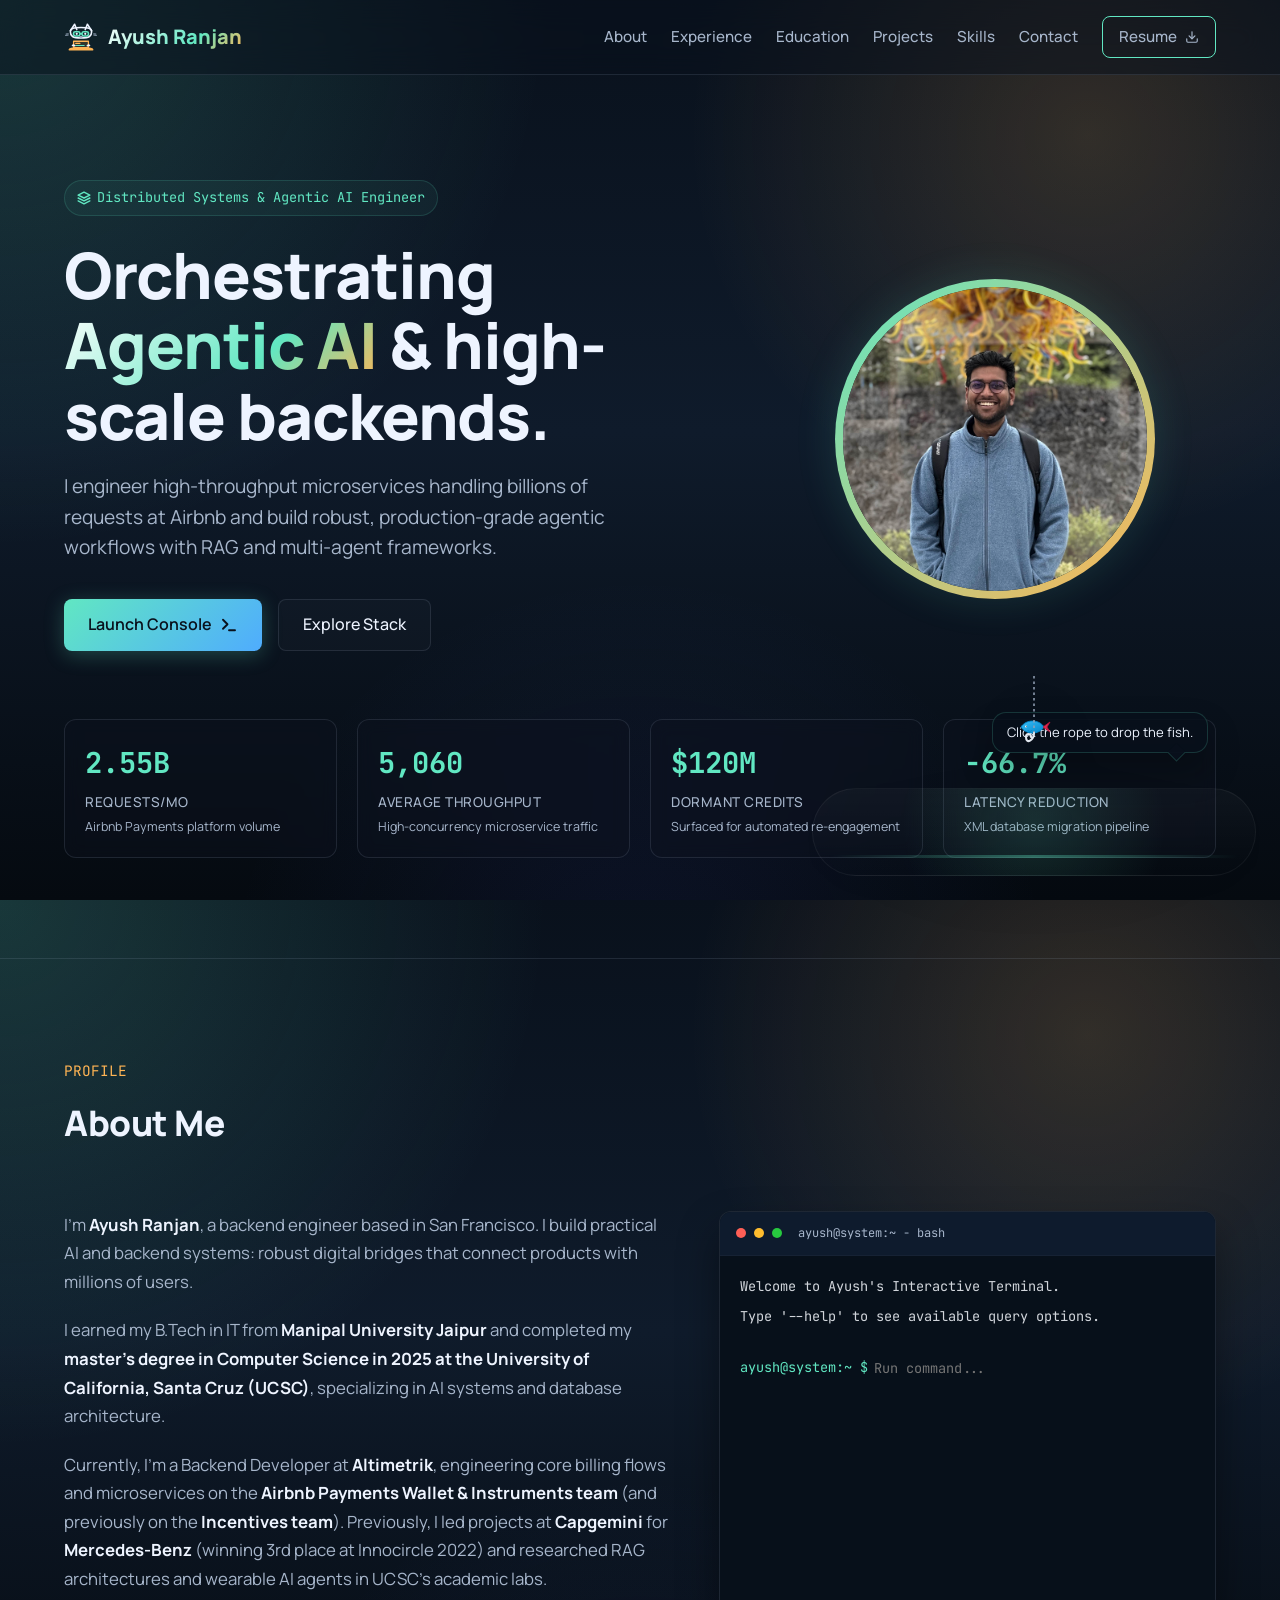
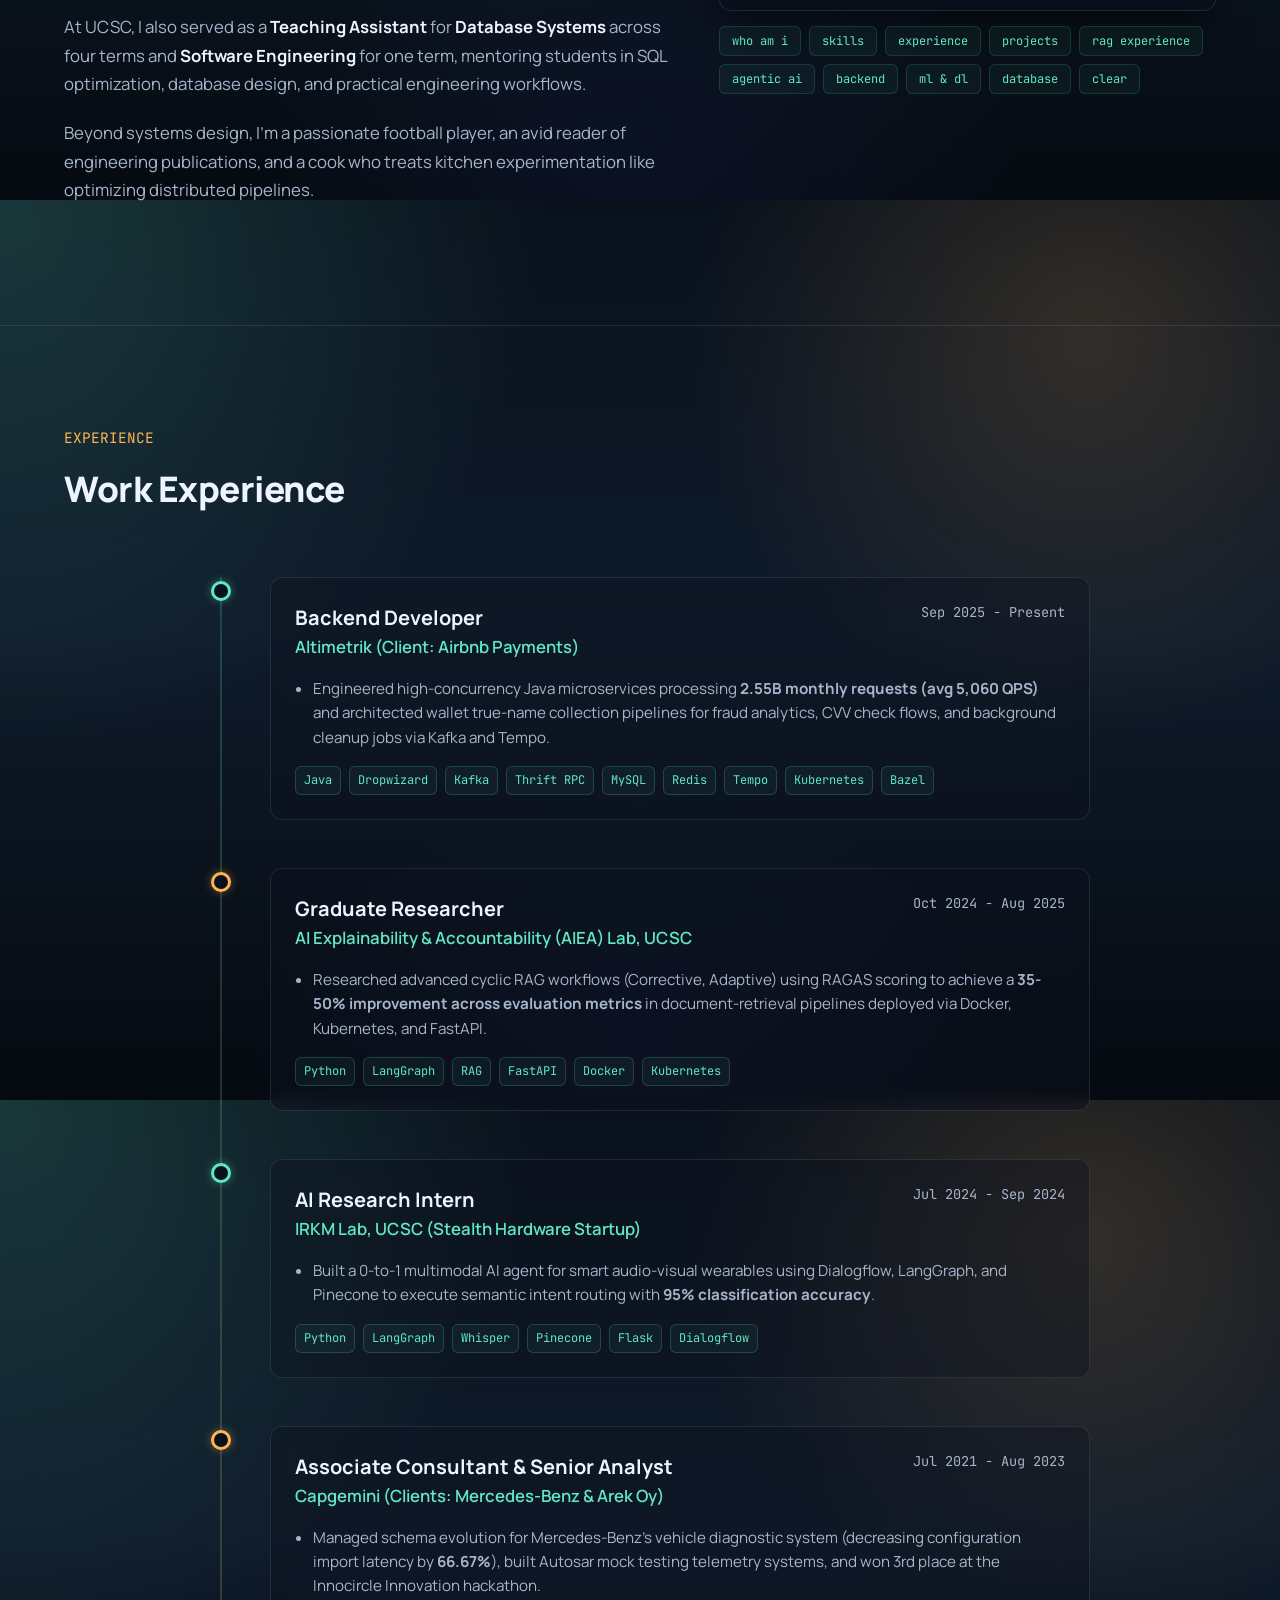
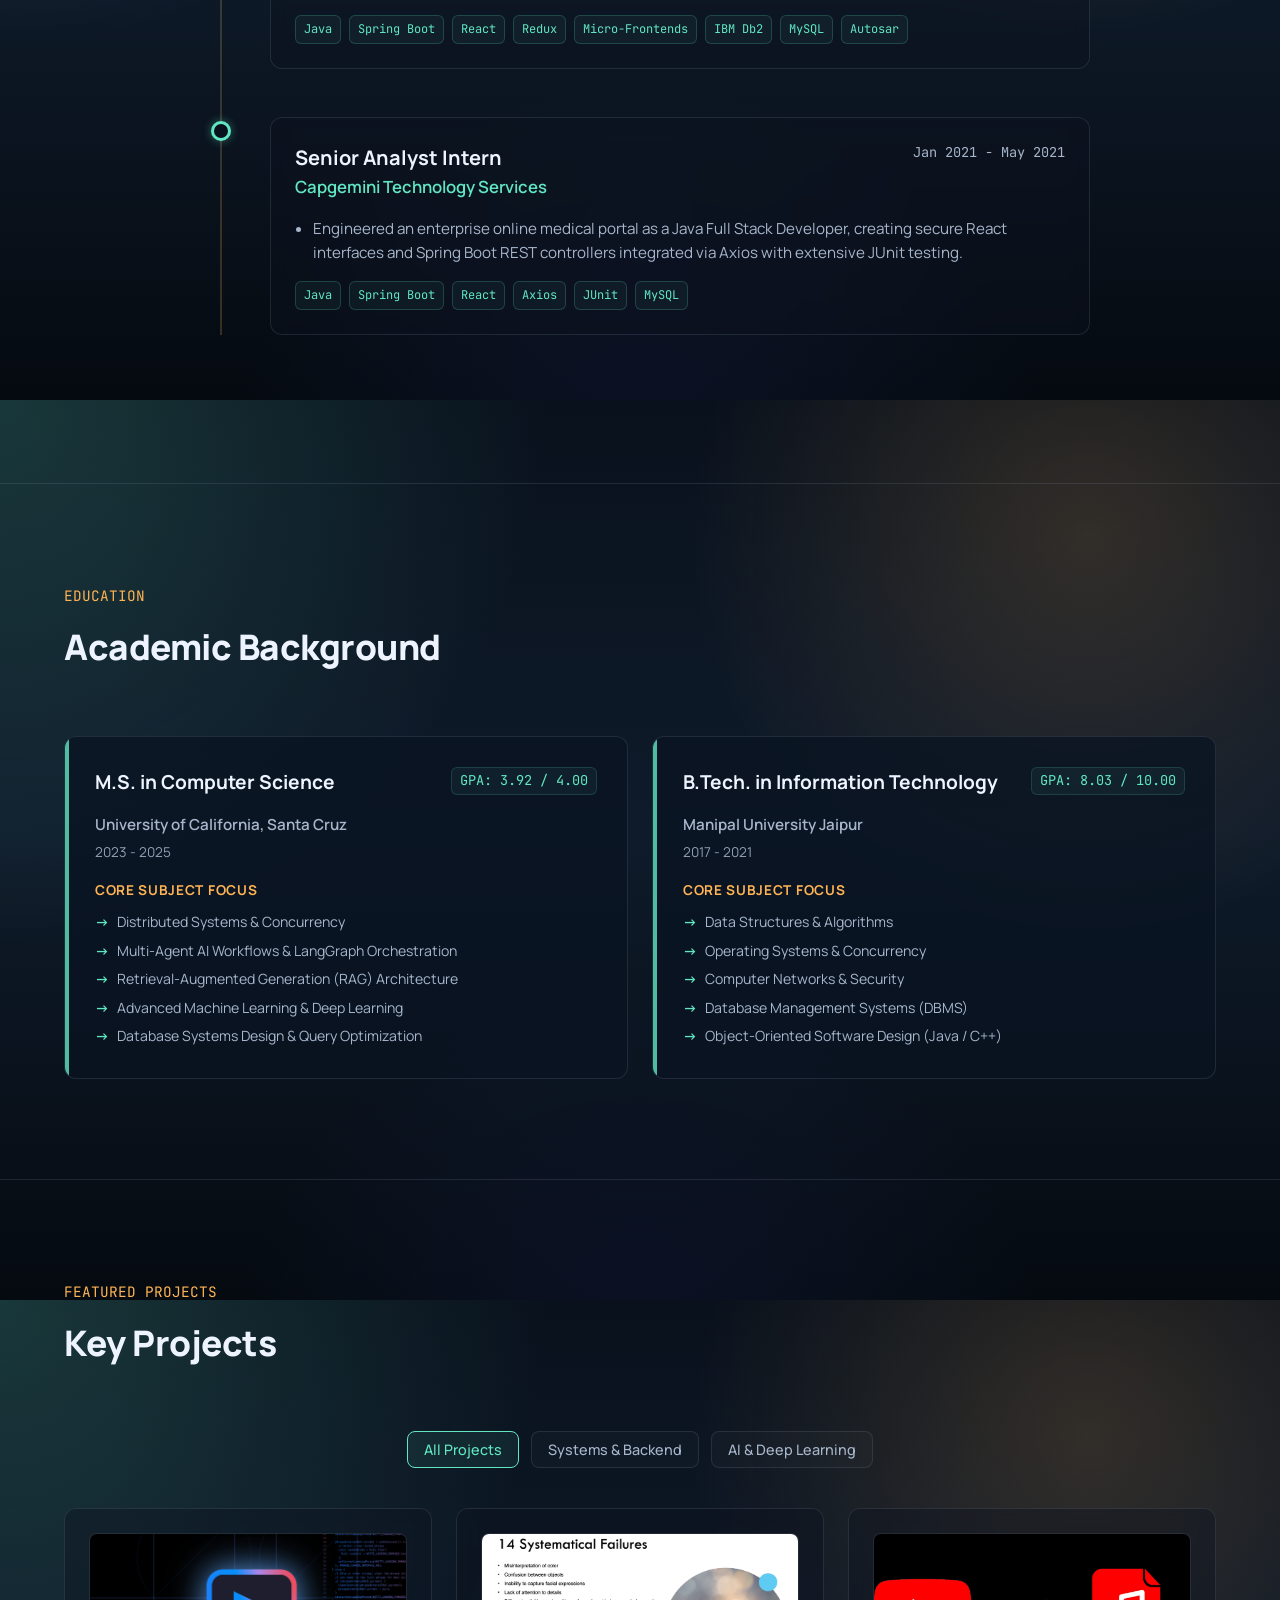
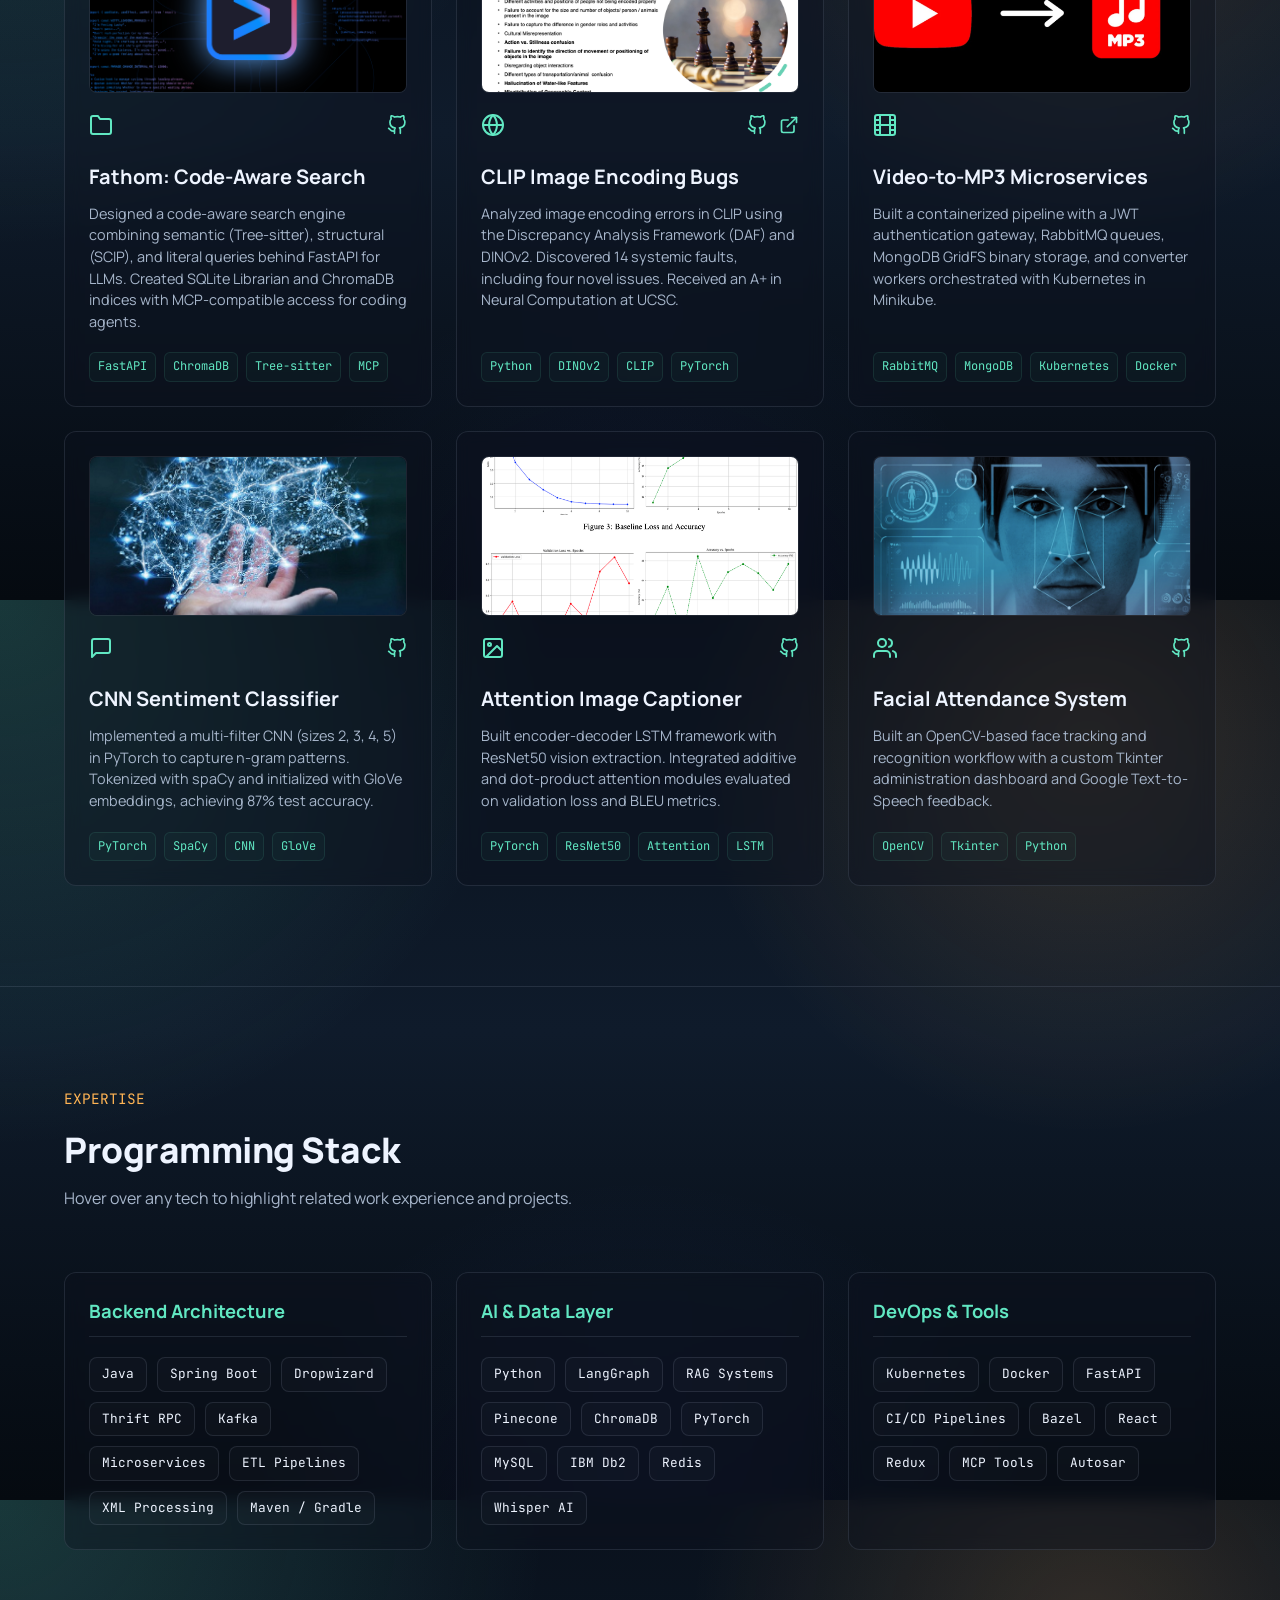
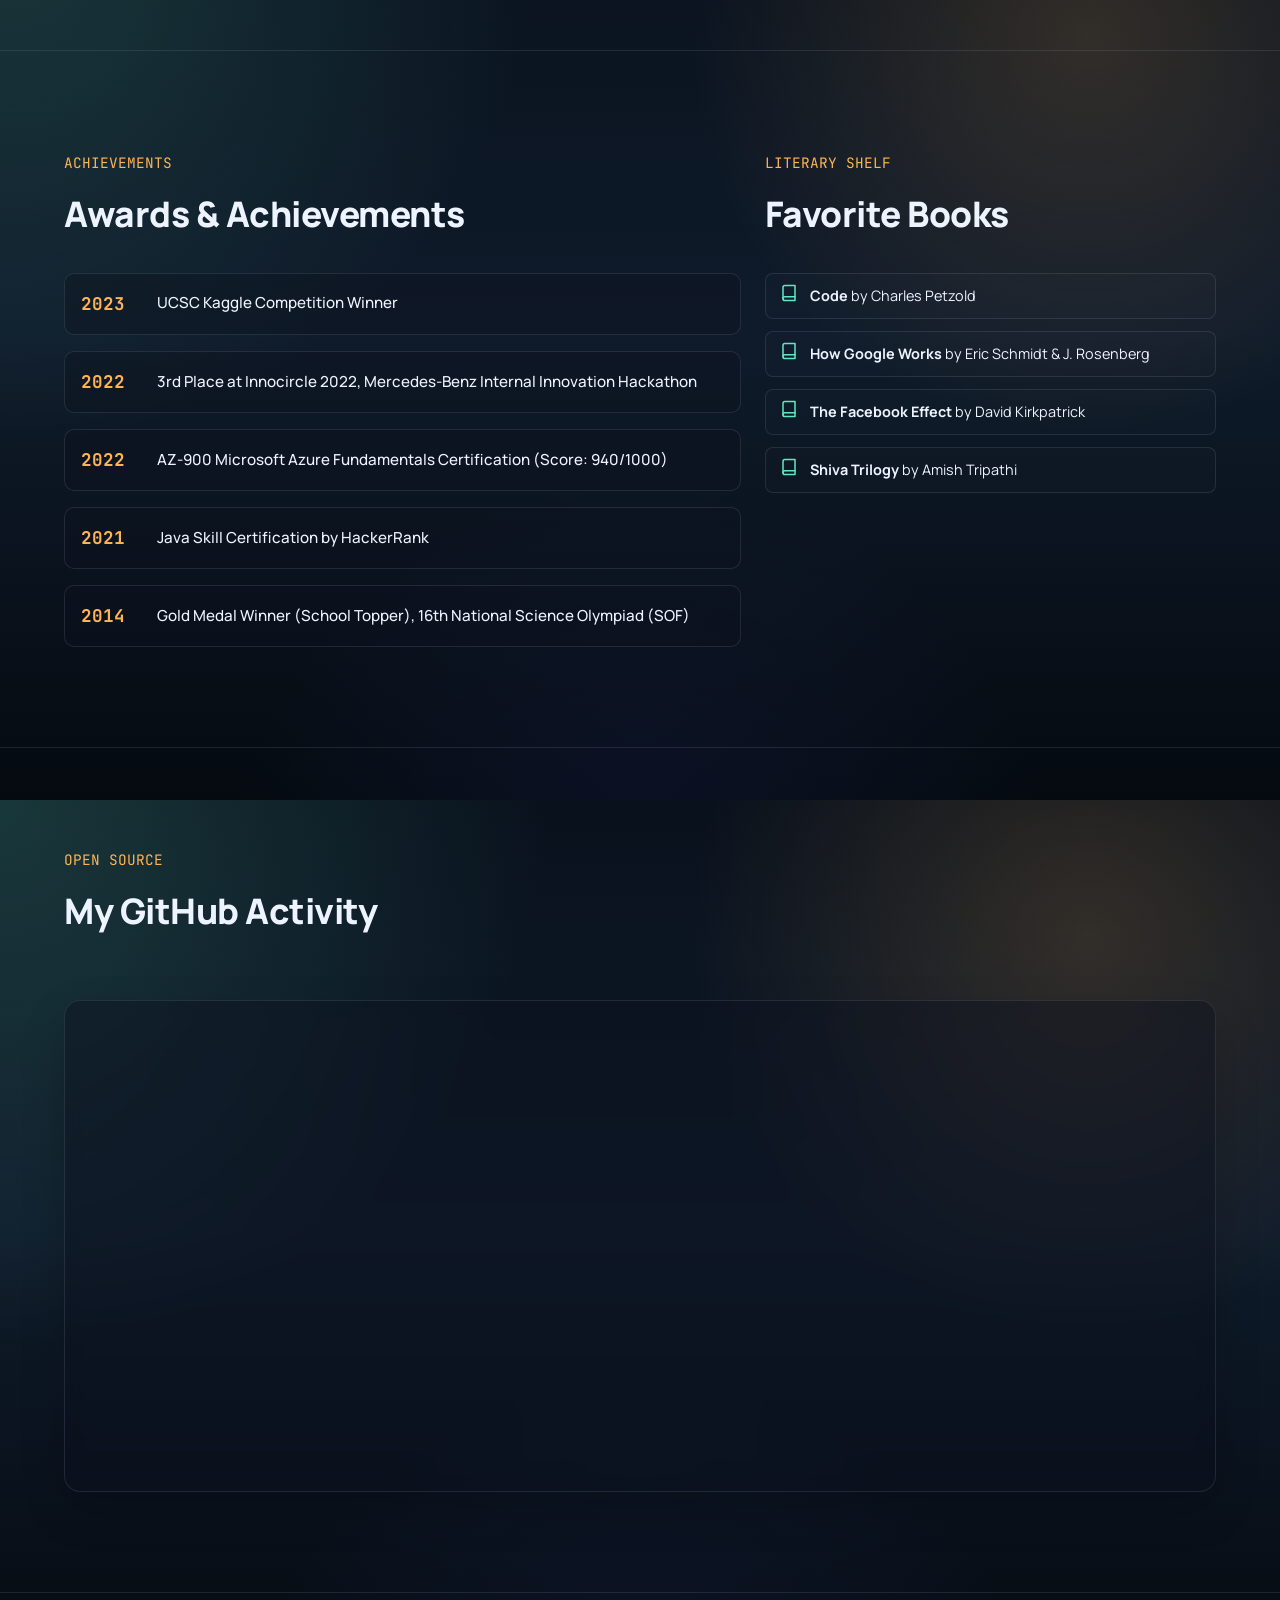
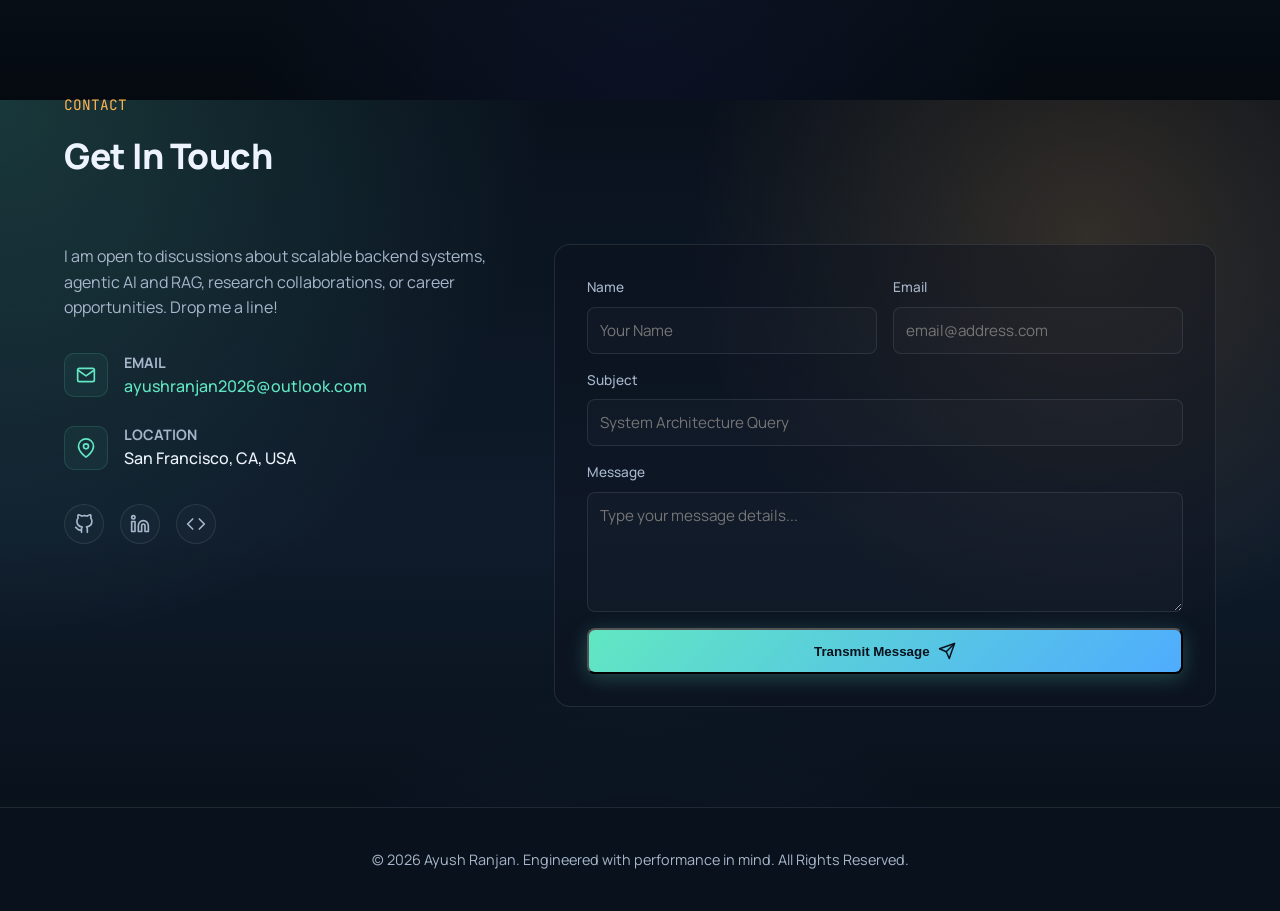
<file: old_index.html>
<!DOCTYPE html>
<html lang="en">
<head>
    <meta charset="UTF-8">
    <meta http-equiv="X-UA-Compatible" content="IE=edge">
    <meta name="viewport" content="width=device-width, initial-scale=1.0">
    <title>Ayush Ranjan | Backend Engineer &amp; AI Systems Builder</title>

    <meta name="description" content="Ayush Ranjan's portfolio website. Specializing in high-concurrency Java microservices, database architecture, and Agentic AI systems.">
    <meta name="author" content="Ayush Ranjan">

    <link rel="shortcut icon" href="favicon.png">
    <link rel="preconnect" href="https://fonts.googleapis.com">
    <link rel="preconnect" href="https://fonts.gstatic.com" crossorigin>
    <link href="https://fonts.googleapis.com/css2?family=Manrope:wght@400;500;600;700;800&amp;family=JetBrains+Mono:wght@400;500;700&amp;display=swap" rel="stylesheet">
    <link rel="stylesheet" href="assets/plugins/github-activity/dist/github-activity-0.1.1.min.css">
    <link rel="stylesheet" href="assets/plugins/github-activity/dist/octicons/octicons.min.css">

    <style>
        :root {
            --bg-dark: #09111c;
            --bg-soft: #0f1b2b;
            --bg-card: rgba(10, 20, 34, 0.78);
            --bg-card-hover: rgba(14, 27, 45, 0.92);
            --primary-accent: #61e7c2;
            --primary-accent-rgb: 97, 231, 194;
            --secondary-accent: #ffb454;
            --secondary-accent-rgb: 255, 180, 84;
            --text-primary: #eef4ff;
            --text-secondary: #a7b6cb;
            --border-color: rgba(148, 163, 184, 0.16);
            --border-hover: rgba(97, 231, 194, 0.35);
            --terminal-bg: #07101a;
            --terminal-header: #0e1b2d;
            --terminal-green: #61e7c2;
            --transition-smooth: all 0.3s cubic-bezier(0.16, 1, 0.3, 1);
            --font-sans: 'Manrope', -apple-system, BlinkMacSystemFont, sans-serif;
            --font-mono: 'JetBrains Mono', 'Fira Code', monospace;
        }

        * {
            box-sizing: border-box;
            margin: 0;
            padding: 0;
            scroll-behavior: smooth;
        }

        /* Scrollbar styling */
        ::-webkit-scrollbar {
            width: 8px;
            height: 8px;
        }
        ::-webkit-scrollbar-track {
            background: var(--bg-dark);
        }
        ::-webkit-scrollbar-thumb {
            background: rgba(255, 255, 255, 0.1);
            border-radius: 4px;
        }
        ::-webkit-scrollbar-thumb:hover {
            background: rgba(var(--primary-accent-rgb), 0.3);
        }

        body {
            background-color: var(--bg-dark);
            color: var(--text-primary);
            font-family: var(--font-sans);
            overflow-x: hidden;
            line-height: 1.6;
            background-image:
                radial-gradient(circle at top left, rgba(97, 231, 194, 0.18), transparent 35%),
                radial-gradient(circle at 85% 15%, rgba(255, 180, 84, 0.16), transparent 30%),
                radial-gradient(circle at 50% 110%, rgba(67, 97, 238, 0.1), transparent 35%),
                linear-gradient(180deg, var(--bg-dark) 0%, var(--bg-soft) 48%, #050a10 100%);
            background-size: 100% 100%, 100% 100%, 100% 100%, 100% 100%;
            position: relative;
        }

        body::before {
            content: "";
            position: fixed;
            inset: 0;
            pointer-events: none;
            background-image:
                linear-gradient(rgba(255, 255, 255, 0.02) 1px, transparent 1px),
                linear-gradient(90deg, rgba(255, 255, 255, 0.02) 1px, transparent 1px);
            background-size: 44px 44px;
            mask-image: linear-gradient(180deg, rgba(0, 0, 0, 0.65), transparent 92%);
            opacity: 0.15;
            z-index: 1;
        }

        a {
            color: var(--primary-accent);
            text-decoration: none;
            transition: var(--transition-smooth);
        }
        a:hover {
            color: #4facfe;
            text-shadow: 0 0 8px rgba(var(--primary-accent-rgb), 0.4);
        }

        .container {
            max-width: 1200px;
            margin: 0 auto;
            padding: 0 24px;
        }

        /* Interactive Ambient Spotlight / Cursor Glow */
        .cursor-glow {
            position: fixed;
            top: 0;
            left: 0;
            width: 100vw;
            height: 100vh;
            pointer-events: none;
            z-index: 1;
            background: radial-gradient(600px circle at var(--mouse-x, 0px) var(--mouse-y, 0px), rgba(var(--primary-accent-rgb), 0.05), transparent 80%);
            opacity: 0;
            transition: opacity 1.2s cubic-bezier(0.16, 1, 0.3, 1);
        }
        body.mouse-active .cursor-glow {
            opacity: 1;
        }

        /* Interactive Skill Reverse Mapping Highlights */
        .skill-tag {
            transition: var(--transition-smooth);
        }
        .highlight-skill {
            border-color: var(--primary-accent) !important;
            background: rgba(var(--primary-accent-rgb), 0.08) !important;
            box-shadow: 0 0 10px rgba(var(--primary-accent-rgb), 0.35) !important;
            transform: translateY(-2px);
        }
        .dim-skill {
            opacity: 0.35 !important;
            filter: blur(0.2px);
        }

        /* Glassmorphic Navbar */
        nav {
            position: fixed;
            top: 0;
            left: 0;
            width: 100%;
            z-index: 1000;
            background: rgba(9, 17, 28, 0.5);
            backdrop-filter: blur(16px);
            -webkit-backdrop-filter: blur(16px);
            border-bottom: 1px solid var(--border-color);
            padding: 16px 0;
            transition: var(--transition-smooth);
        }
        nav.scrolled {
            padding: 12px 0;
            background: rgba(15, 27, 43, 0.85);
            box-shadow: 0 10px 30px rgba(0, 0, 0, 0.3);
            border-bottom: 1px solid rgba(var(--primary-accent-rgb), 0.15);
        }
        nav .nav-container {
            display: flex;
            justify-content: space-between;
            align-items: center;
        }
        .nav-logo {
            font-family: var(--font-sans);
            font-size: 1.25rem;
            font-weight: 800;
            color: var(--text-primary);
            display: flex;
            align-items: center;
            gap: 10px;
        }
        .nav-logo span {
            background: linear-gradient(135deg, #ffffff 0%, var(--primary-accent) 64%, var(--secondary-accent) 100%);
            -webkit-background-clip: text;
            -webkit-text-fill-color: transparent;
            transition: var(--transition-smooth);
        }
        .brand-logo-svg {
            width: 34px;
            height: 34px;
            transition: var(--transition-smooth);
        }
        .nav-logo:hover .brand-logo-svg {
            transform: scale(1.1) translateY(-1px);
        }
        .nav-links {
            display: flex;
            gap: 24px;
            align-items: center;
        }
        .nav-links a {
            color: var(--text-secondary);
            font-size: 0.95rem;
            font-weight: 500;
        }
        .nav-links a:hover {
            color: var(--primary-accent);
        }
        .btn-resume {
            border: 1px solid var(--primary-accent);
            padding: 8px 16px;
            border-radius: 8px;
            color: var(--primary-accent);
            display: flex;
            align-items: center;
            gap: 8px;
            font-weight: 600;
        }
        .btn-resume:hover {
            background: rgba(var(--primary-accent-rgb), 0.08);
            box-shadow: 0 0 15px rgba(var(--primary-accent-rgb), 0.35);
        }

        /* Hero Section */
        header.hero {
            padding: 180px 0 100px 0;
            min-height: 100vh;
            display: flex;
            align-items: center;
        }
        .hero-grid {
            display: grid;
            grid-template-columns: 1.2fr 0.8fr;
            gap: 48px;
            align-items: center;
        }
        .hero-badge {
            background: rgba(var(--primary-accent-rgb), 0.05);
            border: 1px solid rgba(var(--primary-accent-rgb), 0.15);
            color: var(--primary-accent);
            padding: 6px 12px;
            border-radius: 20px;
            font-family: var(--font-mono);
            font-size: 0.85rem;
            display: inline-flex;
            align-items: center;
            gap: 6px;
            margin-bottom: 24px;
        }
        .hero-title {
            font-size: clamp(2.5rem, 5vw, 4rem);
            font-weight: 800;
            line-height: 1.1;
            margin-bottom: 20px;
            letter-spacing: -1px;
        }
        .hero-title span {
            background: linear-gradient(135deg, var(--primary-accent) 0%, var(--secondary-accent) 100%);
            -webkit-background-clip: text;
            -webkit-text-fill-color: transparent;
        }
        .hero-subtitle {
            font-size: 1.2rem;
            color: var(--text-secondary);
            margin-bottom: 36px;
            max-width: 600px;
        }
        .hero-ctas {
            display: flex;
            gap: 16px;
            margin-bottom: 48px;
        }
        .btn-primary {
            background: linear-gradient(135deg, var(--primary-accent) 0%, #4facfe 100%);
            color: var(--bg-dark);
            padding: 12px 24px;
            border-radius: 8px;
            font-weight: 600;
            box-shadow: 0 4px 20px rgba(var(--primary-accent-rgb), 0.25);
            display: inline-flex;
            align-items: center;
            gap: 8px;
        }
        .btn-primary:hover {
            color: var(--bg-dark);
            box-shadow: 0 4px 25px rgba(var(--primary-accent-rgb), 0.45);
            transform: translateY(-2px);
        }
        .btn-secondary {
            border: 1px solid var(--border-color);
            background: rgba(255, 255, 255, 0.02);
            color: var(--text-primary);
            padding: 12px 24px;
            border-radius: 8px;
            font-weight: 500;
            display: inline-flex;
            align-items: center;
            gap: 8px;
        }
        .btn-secondary:hover {
            background: rgba(255, 255, 255, 0.05);
            border-color: rgba(255, 255, 255, 0.15);
            transform: translateY(-2px);
        }

        .hero-img-container {
            position: relative;
            display: flex;
            justify-content: center;
        }
        .hero-img-wrapper {
            position: relative;
            width: 320px;
            height: 320px;
            border-radius: 50%;
            padding: 8px;
            background: linear-gradient(135deg, var(--primary-accent) 0%, var(--secondary-accent) 100%);
            box-shadow: 0 0 40px rgba(var(--primary-accent-rgb), 0.15);
        }
        .hero-img-inner {
            width: 100%;
            height: 100%;
            border-radius: 50%;
            overflow: hidden;
            background: var(--bg-dark);
            position: relative;
        }
        .hero-img-inner img {
            width: 100%;
            height: 100%;
            object-fit: cover;
            filter: grayscale(15%) contrast(105%);
            transition: var(--transition-smooth);
        }
        .hero-img-wrapper:hover img {
            filter: grayscale(0%);
            scale: 1.05;
        }

        /* Systems Dashboard / Stat Grid */
        .stats-grid {
            display: grid;
            grid-template-columns: repeat(4, 1fr);
            gap: 20px;
            width: 100%;
            margin-top: 20px;
        }
        .stat-card {
            background: rgba(13, 18, 31, 0.4);
            border: 1px solid var(--border-color);
            border-radius: 12px;
            padding: 20px;
            text-align: left;
            position: relative;
            overflow: hidden;
            backdrop-filter: blur(8px);
        }
        .stat-card::before {
            content: '';
            position: absolute;
            top: 0;
            left: 0;
            width: 100%;
            height: 2px;
            background: linear-gradient(90deg, transparent, var(--primary-accent), transparent);
            opacity: 0;
            transition: var(--transition-smooth);
        }
        .stat-card:hover::before {
            opacity: 1;
        }
        .stat-card:hover {
            border-color: var(--border-hover);
            background: rgba(13, 18, 31, 0.6);
            transform: translateY(-2px);
        }
        .stat-value {
            font-family: var(--font-mono);
            font-size: 1.8rem;
            font-weight: 700;
            color: var(--primary-accent);
            margin-bottom: 6px;
        }
        .stat-sub {
            font-size: 0.78rem;
            color: var(--text-secondary);
            margin-top: 4px;
            font-weight: 400;
        }
        .stat-label {
            font-size: 0.85rem;
            color: var(--text-secondary);
            font-weight: 500;
            text-transform: uppercase;
            letter-spacing: 0.5px;
        }

        /* Section Layouts */
        .section {
            padding: 100px 0;
            border-top: 1px solid var(--border-color);
        }
        .section-header {
            margin-bottom: 60px;
        }
        .section-tag {
            font-family: var(--font-mono);
            color: var(--secondary-accent);
            font-size: 0.9rem;
            text-transform: uppercase;
            margin-bottom: 12px;
            display: block;
        }
        .section-title {
            font-size: 2.2rem;
            font-weight: 800;
            letter-spacing: -0.5px;
        }

        /* Grid Layouts */
        .about-grid {
            display: grid;
            grid-template-columns: 1.1fr 0.9fr;
            gap: 48px;
            align-items: start;
        }

        .about-text p {
            color: var(--text-secondary);
            font-size: 1.05rem;
            margin-bottom: 20px;
            line-height: 1.7;
        }
        .about-text strong {
            color: var(--text-primary);
        }

        /* Interactive Terminal sandbox */
        .terminal-window {
            background: var(--terminal-bg);
            border: 1px solid var(--border-color);
            border-radius: 12px;
            box-shadow: 0 20px 40px rgba(0, 0, 0, 0.4);
            display: flex;
            flex-direction: column;
            height: 400px;
            overflow: hidden;
        }
        .terminal-header {
            background: var(--terminal-header);
            padding: 12px 16px;
            display: flex;
            align-items: center;
            border-bottom: 1px solid rgba(255, 255, 255, 0.03);
        }
        .terminal-dots {
            display: flex;
            gap: 8px;
        }
        .terminal-dot {
            width: 10px;
            height: 10px;
            border-radius: 50%;
        }
        .dot-red { background: #ff5f56; }
        .dot-yellow { background: #ffbd2e; }
        .dot-green { background: #27c93f; }
        .terminal-title {
            margin-left: 16px;
            color: var(--text-secondary);
            font-family: var(--font-mono);
            font-size: 0.75rem;
        }
        .terminal-body {
            padding: 20px;
            flex-grow: 1;
            overflow-y: auto;
            font-family: var(--font-mono);
            font-size: 0.85rem;
            color: #d1d5db;
            line-height: 1.6;
        }
        .terminal-line {
            margin-bottom: 8px;
            word-break: break-all;
        }
        .terminal-prompt {
            color: var(--primary-accent);
        }
        .terminal-input-line {
            display: flex;
            align-items: center;
            gap: 6px;
        }
        .terminal-input {
            background: transparent;
            border: none;
            outline: none;
            color: var(--text-primary);
            font-family: inherit;
            font-size: inherit;
            flex-grow: 1;
        }
        .cursor {
            display: inline-block;
            width: 8px;
            height: 15px;
            background: var(--primary-accent);
            animation: blink 1s step-end infinite;
        }
        .terminal-controls {
            margin-top: 16px;
            display: flex;
            flex-wrap: wrap;
            gap: 10px;
        }
        .term-btn {
            background: rgba(var(--primary-accent-rgb), 0.05);
            border: 1px solid rgba(var(--primary-accent-rgb), 0.15);
            color: var(--primary-accent);
            font-family: var(--font-mono);
            font-size: 0.75rem;
            padding: 6px 12px;
            border-radius: 6px;
            cursor: pointer;
            transition: var(--transition-smooth);
        }
        .term-btn:hover {
            background: rgba(var(--primary-accent-rgb), 0.15);
            border-color: var(--primary-accent);
            box-shadow: 0 0 10px rgba(var(--primary-accent-rgb), 0.2);
        }

        /* Experience Timeline */
        .experience-container {
            position: relative;
            max-width: 900px;
            margin: 0 auto;
        }
        .experience-container::before {
            content: '';
            position: absolute;
            top: 0;
            left: 30px;
            width: 2px;
            height: 100%;
            background: linear-gradient(180deg, var(--primary-accent) 0%, var(--secondary-accent) 100%);
            opacity: 0.2;
        }
        .experience-item {
            position: relative;
            margin-bottom: 48px;
            padding-left: 80px;
            transition: var(--transition-smooth);
        }
        .experience-dot {
            position: absolute;
            left: 21px;
            top: 4px;
            width: 20px;
            height: 20px;
            border-radius: 50%;
            background: var(--bg-dark);
            border: 3px solid var(--primary-accent);
            z-index: 2;
            transition: var(--transition-smooth);
            box-shadow: 0 0 10px rgba(var(--primary-accent-rgb), 0.4);
        }
        .experience-item:nth-child(even) .experience-dot {
            border-color: var(--secondary-accent);
            box-shadow: 0 0 10px rgba(var(--secondary-accent-rgb), 0.4);
        }
        .experience-card {
            background: rgba(13, 18, 31, 0.4);
            border: 1px solid var(--border-color);
            border-radius: 12px;
            padding: 24px;
            transition: var(--transition-smooth);
            backdrop-filter: blur(8px);
        }
        .experience-card:hover {
            background: rgba(19, 27, 46, 0.55);
            border-color: var(--border-hover);
            transform: translateX(4px);
            box-shadow: 0 12px 30px rgba(var(--primary-accent-rgb), 0.12);
        }
        .experience-header {
            display: flex;
            justify-content: space-between;
            align-items: start;
            flex-wrap: wrap;
            gap: 12px;
            margin-bottom: 16px;
        }
        .exp-title {
            font-size: 1.25rem;
            font-weight: 700;
        }
        .exp-company {
            font-size: 1.05rem;
            color: var(--primary-accent);
            font-weight: 600;
        }
        .exp-time {
            font-family: var(--font-mono);
            font-size: 0.85rem;
            color: var(--text-secondary);
        }
        .exp-desc {
            color: var(--text-secondary);
            font-size: 0.95rem;
            margin-bottom: 16px;
        }
        .exp-desc li {
            margin-left: 18px;
            margin-bottom: 8px;
        }
        .exp-tags {
            display: flex;
            flex-wrap: wrap;
            gap: 8px;
        }
        .exp-tag {
            font-family: var(--font-mono);
            font-size: 0.75rem;
            background: rgba(var(--primary-accent-rgb), 0.05);
            border: 1px solid rgba(var(--primary-accent-rgb), 0.2);
            color: var(--primary-accent);
            padding: 4px 8px;
            border-radius: 6px;
            transition: var(--transition-smooth);
        }
        .experience-card:hover .exp-tag {
            background: rgba(var(--primary-accent-rgb), 0.1);
            border-color: rgba(var(--primary-accent-rgb), 0.4);
        }

        /* Education Section Styles */
        .education-grid {
            display: grid;
            grid-template-columns: 1fr 1fr;
            gap: 24px;
            margin-top: 40px;
        }
        @media (max-width: 768px) {
            .education-grid {
                grid-template-columns: 1fr;
            }
        }
        .education-card {
            background: var(--bg-card);
            border: 1px solid var(--border-color);
            border-radius: 12px;
            padding: 30px;
            transition: var(--transition-smooth);
            position: relative;
            overflow: hidden;
            display: flex;
            flex-direction: column;
        }
        .education-card::before {
            content: '';
            position: absolute;
            top: 0;
            left: 0;
            width: 4px;
            height: 100%;
            background: var(--primary-accent);
            opacity: 0.8;
            transition: var(--transition-smooth);
        }
        .education-card:hover {
            border-color: var(--primary-accent);
            transform: translateY(-4px);
            box-shadow: 0 12px 30px rgba(var(--primary-accent-rgb), 0.12);
        }
        .education-card:hover::before {
            background: var(--secondary-accent);
            height: 100%;
        }
        .edu-header {
            display: flex;
            justify-content: space-between;
            align-items: flex-start;
            margin-bottom: 16px;
            flex-wrap: wrap;
            gap: 10px;
        }
        .edu-degree {
            font-size: 1.2rem;
            font-weight: 700;
            color: var(--text-primary);
        }
        .edu-gpa {
            font-family: var(--font-mono);
            font-size: 0.85rem;
            color: var(--primary-accent);
            background: rgba(var(--primary-accent-rgb), 0.06);
            border: 1px solid rgba(var(--primary-accent-rgb), 0.15);
            padding: 2px 8px;
            border-radius: 6px;
        }
        .edu-school {
            font-size: 0.95rem;
            font-weight: 600;
            color: var(--text-secondary);
            margin-bottom: 4px;
        }
        .edu-time {
            font-size: 0.85rem;
            color: var(--text-secondary);
            opacity: 0.85;
            margin-bottom: 16px;
        }
        .edu-focus-title {
            font-size: 0.85rem;
            text-transform: uppercase;
            letter-spacing: 0.05em;
            color: var(--secondary-accent);
            margin-bottom: 10px;
            font-weight: 700;
        }
        .edu-focus-list {
            list-style: none;
            padding-left: 0;
            margin: 0;
            display: flex;
            flex-direction: column;
            gap: 6px;
        }
        .edu-focus-list li {
            font-size: 0.88rem;
            color: var(--text-secondary);
            display: flex;
            align-items: center;
            gap: 8px;
        }
        .edu-focus-list li::before {
            content: '\2192'; /* Unicode arrow right */
            color: var(--primary-accent);
            font-weight: bold;
        }

        /* Interactive Mapping Class States */
        .highlight-card {
            border-color: var(--primary-accent) !important;
            box-shadow: 0 0 20px rgba(var(--primary-accent-rgb), 0.18) !important;
            opacity: 1 !important;
            scale: 1.01;
        }
        .dim-card {
            opacity: 0.3 !important;
            filter: grayscale(40%) blur(0.5px);
        }

        /* Projects Section styling */
        .projects-filter-bar {
            display: flex;
            justify-content: center;
            gap: 12px;
            margin-bottom: 40px;
        }
        .filter-btn {
            background: rgba(255, 255, 255, 0.02);
            border: 1px solid var(--border-color);
            color: var(--text-secondary);
            padding: 8px 16px;
            border-radius: 8px;
            font-family: var(--font-sans);
            font-weight: 500;
            font-size: 0.9rem;
            cursor: pointer;
            transition: var(--transition-smooth);
        }
        .filter-btn.active, .filter-btn:hover {
            background: rgba(var(--primary-accent-rgb), 0.08);
            border-color: var(--primary-accent);
            color: var(--primary-accent);
        }
        .projects-grid {
            display: grid;
            grid-template-columns: repeat(auto-fill, minmax(340px, 1fr));
            gap: 24px;
        }
        .project-card {
            background: rgba(13, 18, 31, 0.4);
            border: 1px solid var(--border-color);
            border-radius: 12px;
            padding: 24px;
            display: flex;
            flex-direction: column;
            justify-content: space-between;
            position: relative;
            transition: var(--transition-smooth);
            overflow: hidden;
            backdrop-filter: blur(8px);
        }
        .project-card:hover {
            border-color: var(--border-hover);
            transform: translateY(-4px);
            background: rgba(19, 27, 46, 0.55);
            box-shadow: 0 12px 30px rgba(var(--primary-accent-rgb), 0.12);
        }
        .project-img-wrapper {
            position: relative;
            height: 160px;
            border-radius: 8px;
            overflow: hidden;
            margin-bottom: 20px;
            border: 1px solid var(--border-color);
            background: rgba(0, 0, 0, 0.2);
        }
        .project-img-wrapper img {
            width: 100%;
            height: 100%;
            object-fit: cover;
            transition: var(--transition-smooth);
        }
        .project-card:hover .project-img-wrapper img {
            scale: 1.06;
        }
        .project-meta {
            display: flex;
            justify-content: space-between;
            align-items: center;
            margin-bottom: 16px;
        }
        .project-icon {
            color: var(--primary-accent);
        }
        .project-links {
            display: flex;
            gap: 12px;
        }
        .project-title {
            font-size: 1.25rem;
            font-weight: 700;
            margin-bottom: 10px;
        }
        .project-desc {
            color: var(--text-secondary);
            font-size: 0.9rem;
            line-height: 1.5;
            margin-bottom: 20px;
            flex-grow: 1;
        }
        .project-tags {
            display: flex;
            flex-wrap: wrap;
            gap: 8px;
            margin-top: auto;
        }
        .project-tag {
            font-family: var(--font-mono);
            font-size: 0.75rem;
            background: rgba(var(--primary-accent-rgb), 0.03);
            border: 1px solid rgba(var(--primary-accent-rgb), 0.1);
            color: var(--primary-accent);
            padding: 4px 8px;
            border-radius: 6px;
        }

        /* Skills Layout */
        .skills-grid {
            display: grid;
            grid-template-columns: repeat(3, 1fr);
            gap: 24px;
        }
        .skills-card {
            background: rgba(13, 18, 31, 0.4);
            border: 1px solid var(--border-color);
            border-radius: 12px;
            padding: 24px;
            backdrop-filter: blur(8px);
        }
        .skills-card h3 {
            font-size: 1.15rem;
            font-weight: 700;
            margin-bottom: 20px;
            border-bottom: 1px solid var(--border-color);
            padding-bottom: 10px;
            color: var(--primary-accent);
        }
        .skills-list {
            display: flex;
            flex-wrap: wrap;
            gap: 10px;
        }
        .skill-tag {
            font-family: var(--font-mono);
            font-size: 0.8rem;
            background: rgba(255, 255, 255, 0.02);
            border: 1px solid var(--border-color);
            color: var(--text-primary);
            padding: 6px 12px;
            border-radius: 8px;
            cursor: pointer;
            transition: var(--transition-smooth);
        }
        .skill-tag:hover {
            border-color: var(--primary-accent);
            background: rgba(var(--primary-accent-rgb), 0.06);
            box-shadow: 0 0 10px rgba(var(--primary-accent-rgb), 0.2);
            transform: translateY(-1px);
        }

        /* Extra Grid for Awards, Books & Interests */
        .extra-grid {
            display: grid;
            grid-template-columns: 1.2fr 0.8fr;
            gap: 24px;
        }
        .awards-list {
            display: grid;
            grid-template-columns: 1fr;
            gap: 16px;
        }
        .award-item {
            background: rgba(13, 18, 31, 0.4);
            border: 1px solid var(--border-color);
            border-radius: 10px;
            padding: 16px;
            display: flex;
            align-items: center;
            gap: 16px;
        }
        .award-year {
            font-family: var(--font-mono);
            color: var(--secondary-accent);
            font-weight: 700;
            font-size: 1.1rem;
            min-width: 60px;
        }
        .award-title {
            font-size: 0.95rem;
            font-weight: 500;
            color: var(--text-primary);
        }
        .books-list {
            display: flex;
            flex-direction: column;
            gap: 12px;
        }
        .book-item {
            display: flex;
            align-items: center;
            gap: 12px;
            background: rgba(255, 255, 255, 0.01);
            border: 1px solid var(--border-color);
            border-radius: 8px;
            padding: 10px 14px;
            font-size: 0.9rem;
        }
        .book-icon {
            color: var(--primary-accent);
            flex-shrink: 0;
        }

        /* GitHub Activity Feed */
        .github-activity-card {
            padding: 20px;
            border: 1px solid var(--border-color);
            border-radius: 16px;
            background: rgba(13, 18, 31, 0.44);
            box-shadow: 0 18px 44px rgba(0, 0, 0, 0.18);
            backdrop-filter: blur(8px);
        }
        .ghfeed {
            height: 450px;
            overflow: hidden;
            border-radius: 12px;
        }
        .github-activity-card .gha-feed {
            border: 1px solid var(--border-color);
            border-radius: 12px;
            background: rgba(7, 16, 26, 0.88);
            color: var(--text-primary);
            font-family: var(--font-sans);
            font-weight: 500;
        }
        .github-activity-card .gha-feed::-webkit-scrollbar {
            width: 6px;
        }
        .github-activity-card .gha-feed::-webkit-scrollbar-track {
            background: rgba(7, 16, 26, 0.88);
        }
        .github-activity-card .gha-feed::-webkit-scrollbar-thumb {
            background: rgba(255, 255, 255, 0.1);
            border-radius: 3px;
        }
        .github-activity-card .gha-feed::-webkit-scrollbar-thumb:hover {
            background: rgba(var(--primary-accent-rgb), 0.3);
        }
        .github-activity-card .gha-header {
            border-color: var(--border-color);
            background: var(--terminal-header);
            color: var(--text-secondary);
            padding: 14px 16px;
            height: 72px;
            box-sizing: border-box;
        }
        .github-activity-card .gha-footer {
            border-color: var(--border-color);
            background: var(--terminal-header);
            color: var(--text-secondary);
            padding: 8px 16px;
            height: 32px;
            box-sizing: border-box;
        }
        .github-activity-card .gha-user-info,
        .github-activity-card .gha-user-info a,
        .github-activity-card .gha-github-icon,
        .github-activity-card .gha-footer a {
            color: var(--text-primary);
        }
        .github-activity-card .gha-user-info {
            font-size: 1.1rem;
            font-weight: 700;
            padding: 2px 10px;
        }
        .github-activity-card .gha-gravatar {
            height: 52px;
            max-width: 52px;
        }
        .github-activity-card .gha-gravatar img {
            border: 1px solid var(--border-color);
            border-radius: 6px;
            box-shadow: none;
            background: transparent;
            padding: 2px;
        }
        .github-activity-card .gha-github-icon {
            padding: 4px 0 0;
            width: 32px;
            height: 32px;
        }
        .github-activity-card .gha-github-icon .octicon {
            font-size: 32px;
        }
        .github-activity-card .gha-feed a {
            color: var(--primary-accent);
        }
        .github-activity-card .gha-activity {
            padding: 14px 16px;
            border-bottom: 1px solid var(--border-color);
            transition: var(--transition-smooth);
        }
        .github-activity-card .gha-activity:hover {
            background: rgba(255, 255, 255, 0.015);
        }
        .github-activity-card .gha-repo {
            border-color: var(--border-color);
            padding: 14px 16px;
        }
        .github-activity-card .gha-activity-icon .octicon {
            color: var(--primary-accent);
            opacity: 0.8;
        }
        .github-activity-card span.gha-time,
        .github-activity-card .gha-time {
            color: var(--text-secondary);
            font-size: 0.8rem;
            opacity: 0.85;
        }
        .github-activity-card .gha-feed small {
            color: var(--text-secondary);
        }
        .github-activity-card .gha-sha {
            font-family: var(--font-mono);
            color: var(--secondary-accent);
            background: rgba(var(--secondary-accent-rgb), 0.08);
            padding: 2px 6px;
            border-radius: 4px;
            font-size: 0.8rem;
            border: 1px solid rgba(var(--secondary-accent-rgb), 0.15);
        }
        .github-activity-card .gha-message-commits {
            margin-top: 4px;
            color: var(--text-secondary);
        }
        .github-activity-card .gha-info {
            border-color: rgba(var(--secondary-accent-rgb), 0.32);
            background: rgba(var(--secondary-accent-rgb), 0.1);
            color: var(--text-secondary);
        }

        /* Contact Section Styles */
        .contact-grid {
            display: grid;
            grid-template-columns: 0.8fr 1.2fr;
            gap: 48px;
        }
        .contact-info-list {
            display: flex;
            flex-direction: column;
            gap: 24px;
        }
        .contact-info-item {
            display: flex;
            align-items: center;
            gap: 16px;
        }
        .contact-icon {
            width: 44px;
            height: 44px;
            border-radius: 10px;
            background: rgba(var(--primary-accent-rgb), 0.05);
            border: 1px solid rgba(var(--primary-accent-rgb), 0.15);
            color: var(--primary-accent);
            display: flex;
            align-items: center;
            justify-content: center;
        }
        .contact-details h4 {
            font-size: 0.9rem;
            color: var(--text-secondary);
            text-transform: uppercase;
        }
        .contact-details p {
            font-size: 1rem;
            font-weight: 500;
        }

        .contact-form {
            display: grid;
            grid-template-columns: repeat(2, 1fr);
            gap: 16px;
            background: rgba(13, 18, 31, 0.4);
            border: 1px solid var(--border-color);
            border-radius: 16px;
            padding: 32px;
        }
        .form-group {
            display: flex;
            flex-direction: column;
            gap: 8px;
        }
        .form-group.full-width {
            grid-column: span 2;
        }
        .form-group label {
            font-size: 0.85rem;
            color: var(--text-secondary);
            font-weight: 500;
        }
        .form-control {
            background: rgba(255, 255, 255, 0.02);
            border: 1px solid var(--border-color);
            padding: 12px;
            border-radius: 8px;
            color: var(--text-primary);
            font-family: inherit;
            font-size: 0.95rem;
            transition: var(--transition-smooth);
        }
        .form-control:focus {
            outline: none;
            border-color: var(--primary-accent);
            background: rgba(var(--primary-accent-rgb), 0.02);
            box-shadow: 0 0 10px rgba(var(--primary-accent-rgb), 0.1);
        }
        .form-control:user-valid:focus {
            border-color: var(--primary-accent);
        }
        .form-control:user-invalid {
            border-color: #ff5f56;
            box-shadow: 0 0 10px rgba(255, 95, 86, 0.1);
        }
        textarea.form-control {
            resize: vertical;
            min-height: 120px;
        }

        /* Social icons block */
        .social-links {
            display: flex;
            gap: 16px;
            margin-top: 32px;
        }
        .social-btn {
            width: 40px;
            height: 40px;
            border-radius: 50%;
            background: rgba(255, 255, 255, 0.02);
            border: 1px solid var(--border-color);
            color: var(--text-secondary);
            display: flex;
            align-items: center;
            justify-content: center;
            transition: var(--transition-smooth);
        }
        .social-btn:hover {
            color: var(--primary-accent);
            border-color: var(--primary-accent);
            box-shadow: 0 0 12px rgba(var(--primary-accent-rgb), 0.25);
            background: rgba(var(--primary-accent-rgb), 0.05);
            transform: translateY(-2px);
        }

        /* Contact form status toast */
        .contact-toast {
            position: fixed;
            right: 24px;
            bottom: 214px;
            z-index: 30;
            width: min(420px, calc(100vw - 32px));
            padding: 16px 18px;
            border: 1px solid rgba(var(--secondary-accent-rgb), 0.42);
            border-radius: 12px;
            background: rgba(7, 16, 26, 0.96);
            box-shadow: 0 16px 36px rgba(0, 0, 0, 0.34);
            color: var(--text-secondary);
            font-size: 0.92rem;
            opacity: 0;
            pointer-events: none;
            transform: translateY(18px);
            transition: opacity 0.25s ease, transform 0.25s ease;
        }
        .contact-toast.visible {
            opacity: 1;
            pointer-events: auto;
            transform: translateY(0);
        }
        .contact-toast.success {
            border-color: rgba(var(--primary-accent-rgb), 0.42);
        }
        .contact-toast a {
            color: var(--primary-accent);
            font-weight: 700;
        }

        /* Footer styling */
        footer {
            padding: 40px 0;
            border-top: 1px solid var(--border-color);
            background: var(--bg-dark);
            text-align: center;
            color: var(--text-secondary);
            font-size: 0.9rem;
        }

        /* Scroll reveal styling */
        .scroll-reveal {
            opacity: 0;
            transform: translateY(30px);
            transition: opacity 0.6s cubic-bezier(0.16, 1, 0.3, 1), transform 0.6s cubic-bezier(0.16, 1, 0.3, 1);
        }
        .scroll-reveal.revealed {
            opacity: 1;
            transform: translateY(0);
        }
        @supports ((animation-timeline: view()) and (animation-range: entry)) {
            .scroll-reveal {
                transition: none;
                opacity: revert;
                transform: revert;
                animation: reveal-up auto linear backwards;
                animation-timeline: view();
                animation-range: entry 10% cover 30%;
            }
            @keyframes reveal-up {
                from {
                    opacity: 0;
                    transform: translateY(30px);
                }
                to {
                    opacity: 1;
                    transform: translateY(0);
                }
            }
        }

        @keyframes blink {
            from, to { background-color: transparent }
            50% { background-color: var(--primary-accent) }
        }

        /* Responsive Layouts */
        @media (max-width: 992px) {
            .hero-grid, .about-grid, .skills-grid, .extra-grid, .contact-grid {
                grid-template-columns: 1fr;
                gap: 40px;
            }
            .hero-grid {
                text-align: center;
                justify-items: center;
            }
            .hero-img-container {
                order: -1;
            }
            .stats-grid {
                grid-template-columns: repeat(2, 1fr);
            }
            .skills-grid {
                grid-template-columns: 1fr;
            }
            .contact-form {
                grid-template-columns: 1fr;
            }
            .form-group.full-width {
                grid-column: span 1;
            }
        }

        @media (max-width: 576px) {
            nav .nav-container {
                flex-direction: column;
                gap: 16px;
            }
            .nav-links {
                flex-wrap: wrap;
                justify-content: center;
                gap: 16px;
            }
            header.hero {
                padding-top: 220px;
            }
            .stats-grid {
                grid-template-columns: 1fr;
            }
            .experience-container::before {
                left: 15px;
            }
            .experience-item {
                padding-left: 45px;
            }
            .experience-dot {
                left: 6px;
            }
        }

        /* Interactive Cat Playground */
        .floating-cat-container {
            --cat-x: 24px;
            --cat-y: 0px;
            --cat-scale: 1;
            --cat-tilt: 0deg;
            --cat-stage-width: min(460px, calc(100vw - 32px));
            position: fixed;
            right: 16px;
            bottom: 14px;
            width: var(--cat-stage-width);
            height: 188px;
            z-index: 999;
            pointer-events: none;
            opacity: 1;
            transition: opacity 0.5s ease, transform 0.5s ease;
        }

        .floating-cat-container.dismissed {
            opacity: 0;
            transform: translateY(24px);
        }

        .cat-bubble {
            position: absolute;
            right: 56px;
            top: 14px;
            padding: 9px 14px;
            border-radius: 14px;
            border: 1px solid rgba(var(--primary-accent-rgb), 0.18);
            background: rgba(8, 16, 27, 0.9);
            color: var(--text-primary);
            font-size: 0.82rem;
            box-shadow: 0 18px 32px rgba(0, 0, 0, 0.28);
            opacity: 0;
            transform: translateY(10px) scale(0.92);
            transition: opacity 0.3s ease, transform 0.3s ease;
            font-family: var(--font-sans);
        }

        .cat-bubble::after {
            content: '';
            position: absolute;
            right: 24px;
            bottom: -7px;
            width: 12px;
            height: 12px;
            background: rgba(8, 16, 27, 0.95);
            border-right: 1px solid rgba(var(--primary-accent-rgb), 0.18);
            border-bottom: 1px solid rgba(var(--primary-accent-rgb), 0.18);
            transform: rotate(45deg);
        }

        .floating-cat-container.active-bubble .cat-bubble {
            opacity: 1;
            transform: translateY(0) scale(1);
        }

        .chase-sandbox {
            position: absolute;
            inset: 0;
            overflow: visible;
            filter: drop-shadow(0 18px 26px rgba(0, 0, 0, 0.38));
        }

        .cat-stage-glow {
            position: absolute;
            right: 8px;
            bottom: 10px;
            width: calc(100% - 16px);
            height: 88px;
            border-radius: 999px;
            background:
                radial-gradient(circle at 50% 40%, rgba(var(--primary-accent-rgb), 0.14), transparent 58%),
                linear-gradient(180deg, rgba(255, 255, 255, 0.03), rgba(255, 255, 255, 0));
            border: 1px solid rgba(255, 255, 255, 0.05);
            backdrop-filter: blur(8px);
        }

        .cat-stage-ground {
            position: absolute;
            left: 24px;
            right: 24px;
            bottom: 28px;
            height: 3px;
            border-radius: 999px;
            background: linear-gradient(90deg, rgba(255,255,255,0), rgba(var(--primary-accent-rgb),0.65), rgba(255,255,255,0));
            opacity: 0.55;
        }

        .toy-wrapper {
            position: absolute;
            top: -22px;
            left: 50%;
            z-index: 6;
            pointer-events: auto;
            transform: translateX(-50%);
        }

        .fishhook-toy {
            overflow: visible;
            cursor: pointer;
        }

        .fishhook-toy:focus-visible {
            outline: 2px solid rgba(var(--primary-accent-rgb), 0.8);
            outline-offset: 4px;
            border-radius: 10px;
        }

        .rod-arm {
            animation: rod-sway 3.8s ease-in-out infinite;
            transform-origin: 30px 0;
        }

        @keyframes rod-sway {
            0%, 100% { transform: rotate(-9deg); }
            50% { transform: rotate(9deg); }
        }

        .toy-fish-group {
            animation: fish-bob 1.8s ease-in-out infinite;
            transform-origin: 11px 12px;
            transition: opacity 0.25s ease, transform 0.25s ease;
        }

        @keyframes fish-bob {
            0%, 100% { transform: translateY(0); }
            50% { transform: translateY(4px); }
        }

        .fishhook-toy.caught .toy-fish-group {
            opacity: 0;
            transform: translateY(-10px) scale(0.7);
        }

        .fishhook-toy.falling .rod-arm {
            animation-play-state: paused;
        }

        .fishhook-toy.falling .toy-fish-group {
            animation: fish-drop 0.75s cubic-bezier(0.2, 0.75, 0.3, 1) forwards;
        }

        @keyframes fish-drop {
            0% { transform: translate(0, 0) rotate(0deg); }
            45% { transform: translate(8px, 24px) rotate(10deg); }
            100% { transform: translate(16px, 118px) rotate(76deg); }
        }

        .fishhook-toy.caught {
            pointer-events: none;
        }

        .cat-wrapper {
            --cat-frame-width: 154px;
            --cat-frame-height: 91px;
            --cat-sprite-width: 2464px;
            --cat-sprite-end: -2464px;
            position: absolute;
            left: 0;
            bottom: 28px;
            width: var(--cat-frame-width);
            height: var(--cat-frame-height);
            z-index: 4;
            pointer-events: none;
            transform:
                translate3d(var(--cat-x), var(--cat-y), 0)
                scaleX(var(--cat-scale))
                rotate(var(--cat-tilt));
            transition: transform 0.26s ease;
        }

        .cat-sprite {
            width: 100%;
            height: 100%;
            background-image: url("https://res.cloudinary.com/pastelitos/image/upload/v1610526571/eva/gatito_pushui.svg");
            background-repeat: no-repeat;
            background-size: var(--cat-sprite-width) 100%;
            animation: walking-cat-sprite 1.2s steps(16, end) infinite;
            filter:
                sepia(1)
                saturate(5.5)
                hue-rotate(342deg)
                brightness(1.14)
                contrast(0.96)
                drop-shadow(0 8px 7px rgba(0, 0, 0, 0.2));
        }

        @keyframes walking-cat-sprite {
            from { background-position: 0 0; }
            to { background-position: var(--cat-sprite-end) 0; }
        }

        .cat-wrapper.is-turning {
            transition-duration: 0.42s;
        }

        .cat-wrapper.is-jumping {
            transition-duration: 0.18s;
        }

        .cat-mouth-fish {
            position: absolute;
            left: calc(100% - 40px);
            top: 44%;
            width: 26px;
            height: 15px;
            opacity: 0;
            transform: translateY(3px) rotate(-6deg) scaleX(-1) scale(0.82);
            transition: opacity 0.18s ease, transform 0.18s ease;
            overflow: visible;
            z-index: 2;
        }

        .cat-wrapper.carrying-fish .cat-mouth-fish {
            opacity: 1;
            transform: translateY(0) rotate(-6deg) scaleX(-1) scale(1);
        }

        @media (max-width: 640px) {
            .floating-cat-container {
                --cat-stage-width: calc(100vw - 18px);
                right: 9px;
                bottom: 10px;
                height: 166px;
            }

            .cat-bubble {
                right: 24px;
                top: 8px;
                max-width: 170px;
                white-space: normal;
                line-height: 1.35;
            }

            .cat-wrapper {
                --cat-frame-width: 132px;
                --cat-frame-height: 78px;
                --cat-sprite-width: 2112px;
                --cat-sprite-end: -2112px;
            }

            .toy-wrapper {
                top: -12px;
            }
        }
    </style>
</head>
<body>
    <!-- Interactive Ambient Spotlight / Cursor Glow -->
    <div class="cursor-glow" id="cursor-glow"></div>

    <!-- Glassmorphic Navigation -->
    <nav id="navbar">
        <div class="container nav-container">
            <a href="#" class="nav-logo">
                <svg class="brand-logo-svg" viewBox="0 0 32 32" fill="none" xmlns="http://www.w3.org/2000/svg">
                  <!-- Cat Ears -->
                  <path d="M6 10L10 4L12 9" stroke="var(--text-primary)" stroke-width="1.5" stroke-linecap="round" stroke-linejoin="round"/>
                  <path d="M26 10L22 4L20 9" stroke="var(--text-primary)" stroke-width="1.5" stroke-linecap="round" stroke-linejoin="round"/>

                  <!-- Cat Head Outline -->
                  <path d="M6 11C6 7.5 9.5 7 16 7C22.5 7 26 7.5 26 11C26 15 24 17 16 17C8 17 6 15 6 11Z" stroke="var(--text-primary)" stroke-width="1.5" stroke-linejoin="round"/>

                  <!-- Specs/Glasses (Cyan Glow) -->
                  <rect x="9" y="11" width="6" height="4" rx="1.5" stroke="var(--primary-accent)" stroke-width="1.5" fill="rgba(var(--primary-accent-rgb), 0.05)"/>
                  <rect x="17" y="11" width="6" height="4" rx="1.5" stroke="var(--primary-accent)" stroke-width="1.5" fill="rgba(var(--primary-accent-rgb), 0.05)"/>
                  <line x1="15" y1="13" x2="17" y2="13" stroke="var(--primary-accent)" stroke-width="1.5"/>

                  <!-- Cat Eyes -->
                  <circle cx="12" cy="13" r="1" fill="var(--text-primary)"/>
                  <circle cx="20" cy="13" r="1" fill="var(--text-primary)"/>

                  <!-- Nose & Whiskers -->
                  <path d="M15 15.5L16 16.5L17 15.5" stroke="var(--text-secondary)" stroke-width="1.2" stroke-linecap="round"/>
                  <line x1="4" y1="13" x2="2" y2="13.2" stroke="var(--text-secondary)" stroke-width="0.8" stroke-linecap="round"/>
                  <line x1="4" y1="14.2" x2="1.5" y2="14.5" stroke="var(--text-secondary)" stroke-width="0.8" stroke-linecap="round"/>
                  <line x1="28" y1="13" x2="30" y2="13.2" stroke="var(--text-secondary)" stroke-width="0.8" stroke-linecap="round"/>
                  <line x1="28" y1="14.2" x2="30.5" y2="14.5" stroke="var(--text-secondary)" stroke-width="0.8" stroke-linecap="round"/>

                  <!-- Laptop Screen & Body -->
                  <path d="M5 28C5 27 6 26.5 16 26.5C26 26.5 27 27 27 28H5Z" fill="var(--bg-dark)" stroke="var(--secondary-accent)" stroke-width="1.5" stroke-linejoin="round"/>
                  <path d="M9 20H23V26H9V20Z" fill="rgba(var(--secondary-accent-rgb), 0.15)" stroke="var(--secondary-accent)" stroke-width="1.2" stroke-linejoin="round"/>
                  <line x1="11" y1="22" x2="15" y2="22" stroke="var(--secondary-accent)" stroke-width="1" stroke-linecap="round"/>
                  <line x1="11" y1="24" x2="19" y2="24" stroke="var(--primary-accent)" stroke-width="1" stroke-linecap="round"/>

                  <!-- Cat Paws Typing -->
                  <path d="M8 24C8.5 23.5 9.5 23.8 10 24.2" stroke="var(--text-primary)" stroke-width="1.5" stroke-linecap="round"/>
                  <path d="M24 24C23.5 23.5 22.5 23.8 22 24.2" stroke="var(--text-primary)" stroke-width="1.5" stroke-linecap="round"/>
                </svg>
                <span>Ayush Ranjan</span>
            </a>
            <div class="nav-links">
                <a href="#about">About</a>
                <a href="#experience">Experience</a>
                <a href="#education">Education</a>
                <a href="#projects">Projects</a>
                <a href="#skills">Skills</a>
                <a href="#contact">Contact</a>
                <a href="assets/resume/Ayush_Ranjan_CV_2026.pdf" target="_blank" class="btn-resume">
                    <span>Resume</span>
                    <svg width="14" height="14" viewBox="0 0 24 24" fill="none" stroke="currentColor" stroke-width="2" stroke-linecap="round" stroke-linejoin="round"><path d="M21 15v4a2 2 0 0 1-2 2H5a2 2 0 0 1-2-2v-4"></path><polyline points="7 10 12 15 17 10"></polyline><line x1="12" y1="15" x2="12" y2="3"></line></svg>
                </a>
            </div>
        </div>
    </nav>

    <!-- Hero Section -->
    <header class="hero">
        <div class="container">
            <div class="hero-grid">
                <div class="hero-content">
                    <div class="hero-badge">
                        <svg width="14" height="14" viewBox="0 0 24 24" fill="none" stroke="currentColor" stroke-width="2.5" stroke-linecap="round" stroke-linejoin="round"><polygon points="12 2 2 7 12 12 22 7 12 2"></polygon><polyline points="2 17 12 22 22 17"></polyline><polyline points="2 12 12 17 22 12"></polyline></svg>
                        <span>Distributed Systems &amp; Agentic AI Engineer</span>
                    </div>
                    <h1 class="hero-title">Orchestrating <span style="background: linear-gradient(135deg, #ffffff 0%, var(--primary-accent) 64%, var(--secondary-accent) 100%); -webkit-background-clip: text; -webkit-text-fill-color: transparent;">Agentic AI</span> &amp; high-scale backends.</h1>
                    <p class="hero-subtitle">
                        I engineer high-throughput microservices handling billions of requests at Airbnb and build robust, production-grade agentic workflows with RAG and multi-agent frameworks.
                    </p>
                    <div class="hero-ctas">
                        <a href="#sandbox" class="btn-primary">
                            <span>Launch Console</span>
                            <svg width="18" height="18" viewBox="0 0 24 24" fill="none" stroke="currentColor" stroke-width="2.5" stroke-linecap="round" stroke-linejoin="round"><polyline points="4 17 10 11 4 5"></polyline><line x1="12" y1="19" x2="20" y2="19"></line></svg>
                        </a>
                        <a href="#skills" class="btn-secondary">Explore Stack</a>
                    </div>
                </div>
                <div class="hero-img-container">
                    <div class="hero-img-wrapper">
                        <div class="hero-img-inner">
                            <img src="assets/images/ayush.jpg" alt="Ayush Ranjan">
                        </div>
                    </div>
                </div>
            </div>

            <!-- Stats Dashboard Banner -->
            <div class="stats-grid">
                <div class="stat-card">
                    <div class="stat-value">2.55B</div>
                    <div class="stat-label">Requests/Mo</div>
                    <div class="stat-sub">Airbnb Payments platform volume</div>
                </div>
                <div class="stat-card">
                    <div class="stat-value">5,060</div>
                    <div class="stat-label">Average Throughput</div>
                    <div class="stat-sub">High-concurrency microservice traffic</div>
                </div>
                <div class="stat-card">
                    <div class="stat-value">$120M</div>
                    <div class="stat-label">Dormant Credits</div>
                    <div class="stat-sub">Surfaced for automated re-engagement</div>
                </div>
                <div class="stat-card">
                    <div class="stat-value">-66.7%</div>
                    <div class="stat-label">Latency Reduction</div>
                    <div class="stat-sub">XML database migration pipeline</div>
                </div>
            </div>
        </div>
    </header>

    <!-- About Section with Interactive Terminal Sandbox -->
    <section class="section scroll-reveal" id="about">
        <div class="container">
            <div class="section-header">
                <span class="section-tag">PROFILE</span>
                <h2 class="section-title">About Me</h2>
            </div>

            <div class="about-grid">
                <div class="about-text">
                    <p>
                        I’m <strong>Ayush Ranjan</strong>, a backend engineer based in San Francisco. I build practical AI and backend systems: robust digital bridges that connect products with millions of users.
                    </p>
                    <p>
                        I earned my B.Tech in IT from <strong>Manipal University Jaipur</strong> and completed my <strong>master's degree in Computer Science in 2025 at the University of California, Santa Cruz (UCSC)</strong>, specializing in AI systems and database architecture.
                    </p>
                    <p>
                        Currently, I'm a Backend Developer at <strong>Altimetrik</strong>, engineering core billing flows and microservices on the <strong>Airbnb Payments Wallet &amp; Instruments team</strong> (and previously on the <strong>Incentives team</strong>). Previously, I led projects at <strong>Capgemini</strong> for <strong>Mercedes-Benz</strong> (winning 3rd place at Innocircle 2022) and researched RAG architectures and wearable AI agents in UCSC's academic labs.
                    </p>
                    <p>
                        At UCSC, I also served as a <strong>Teaching Assistant</strong> for <strong>Database Systems</strong> across four terms and <strong>Software Engineering</strong> for one term, mentoring students in SQL optimization, database design, and practical engineering workflows.
                    </p>
                    <p>
                        Beyond systems design, I'm a passionate football player, an avid reader of engineering publications, and a cook who treats kitchen experimentation like optimizing distributed pipelines.
                    </p>
                </div>

                <div class="sandbox-container" id="sandbox">
                    <div class="terminal-window">
                        <div class="terminal-header">
                            <div class="terminal-dots">
                                <div class="terminal-dot dot-red"></div>
                                <div class="terminal-dot dot-yellow"></div>
                                <div class="terminal-dot dot-green"></div>
                            </div>
                            <div class="terminal-title">ayush@system:~ - bash</div>
                        </div>
                        <div class="terminal-body" id="term-body">
                            <div class="terminal-line">Welcome to Ayush's Interactive Terminal.</div>
                            <div class="terminal-line">Type '--help' to see available query options.</div>
                            <br>
                            <div class="terminal-input-line">
                                <span class="terminal-prompt">ayush@system:~ $</span>
                                <input type="text" class="terminal-input" id="term-input" autofocus autocomplete="off" placeholder="Run command...">
                            </div>
                        </div>
                    </div>
                    <div class="terminal-controls" style="display: flex; flex-wrap: wrap; gap: 8px; margin-top: 15px;">
                        <button class="term-btn" onclick="executeCommand('who am i')">who am i</button>
                        <button class="term-btn" onclick="executeCommand('skills')">skills</button>
                        <button class="term-btn" onclick="executeCommand('experience')">experience</button>
                        <button class="term-btn" onclick="executeCommand('projects')">projects</button>
                        <button class="term-btn" onclick="executeCommand('rag experience')">rag experience</button>
                        <button class="term-btn" onclick="executeCommand('agentic ai')">agentic ai</button>
                        <button class="term-btn" onclick="executeCommand('backend')">backend</button>
                        <button class="term-btn" onclick="executeCommand('ml')">ml &amp; dl</button>
                        <button class="term-btn" onclick="executeCommand('database')">database</button>
                        <button class="term-btn" onclick="executeCommand('clear')">clear</button>
                    </div>
                </div>
            </div>
        </div>
    </section>

    <!-- Experience Timeline Section -->
    <section class="section scroll-reveal" id="experience">
        <div class="container">
            <div class="section-header">
                <span class="section-tag">EXPERIENCE</span>
                <h2 class="section-title">Work Experience</h2>
            </div>

            <div class="experience-container">
                <!-- Altimetrik / Airbnb -->
                <div class="experience-item" data-skills="java dropwizard kafka thrift mysql redis bazel kubernetes tempo fraud security-analytics">
                    <div class="experience-dot"></div>
                    <div class="experience-card">
                        <div class="experience-header">
                            <div>
                                <h3 class="exp-title">Backend Developer</h3>
                                <span class="exp-company">Altimetrik (Client: Airbnb Payments)</span>
                            </div>
                            <span class="exp-time">Sep 2025 - Present</span>
                        </div>
                        <ul class="exp-desc">
                            <li>Engineered high-concurrency Java microservices processing <strong>2.55B monthly requests (avg 5,060 QPS)</strong> and architected wallet true-name collection pipelines for fraud analytics, CVV check flows, and background cleanup jobs via Kafka and Tempo.</li>
                        </ul>
                        <div class="exp-tags">
                            <span class="exp-tag">Java</span>
                            <span class="exp-tag">Dropwizard</span>
                            <span class="exp-tag">Kafka</span>
                            <span class="exp-tag">Thrift RPC</span>
                            <span class="exp-tag">MySQL</span>
                            <span class="exp-tag">Redis</span>
                            <span class="exp-tag">Tempo</span>
                            <span class="exp-tag">Kubernetes</span>
                            <span class="exp-tag">Bazel</span>
                        </div>
                    </div>
                </div>

                <!-- UCSC AIEA Lab -->
                <div class="experience-item" data-skills="python langgraph docker kubernetes fastapi cicd rag">
                    <div class="experience-dot"></div>
                    <div class="experience-card">
                        <div class="experience-header">
                            <div>
                                <h3 class="exp-title">Graduate Researcher</h3>
                                <span class="exp-company">AI Explainability &amp; Accountability (AIEA) Lab, UCSC</span>
                            </div>
                            <span class="exp-time">Oct 2024 - Aug 2025</span>
                        </div>
                        <ul class="exp-desc">
                            <li>Researched advanced cyclic RAG workflows (Corrective, Adaptive) using RAGAS scoring to achieve a <strong>35-50% improvement across evaluation metrics</strong> in document-retrieval pipelines deployed via Docker, Kubernetes, and FastAPI.</li>
                        </ul>
                        <div class="exp-tags">
                            <span class="exp-tag">Python</span>
                            <span class="exp-tag">LangGraph</span>
                            <span class="exp-tag">RAG</span>
                            <span class="exp-tag">FastAPI</span>
                            <span class="exp-tag">Docker</span>
                            <span class="exp-tag">Kubernetes</span>
                        </div>
                    </div>
                </div>

                <!-- UCSC IRKM Lab -->
                <div class="experience-item" data-skills="python flask dialogflow langgraph whisper computer-vision pinecone ffmpeg">
                    <div class="experience-dot"></div>
                    <div class="experience-card">
                        <div class="experience-header">
                            <div>
                                <h3 class="exp-title">AI Research Intern</h3>
                                <span class="exp-company">IRKM Lab, UCSC (Stealth Hardware Startup)</span>
                            </div>
                            <span class="exp-time">Jul 2024 - Sep 2024</span>
                        </div>
                        <ul class="exp-desc">
                            <li>Built a 0-to-1 multimodal AI agent for smart audio-visual wearables using Dialogflow, LangGraph, and Pinecone to execute semantic intent routing with <strong>95% classification accuracy</strong>.</li>
                        </ul>
                        <div class="exp-tags">
                            <span class="exp-tag">Python</span>
                            <span class="exp-tag">LangGraph</span>
                            <span class="exp-tag">Whisper</span>
                            <span class="exp-tag">Pinecone</span>
                            <span class="exp-tag">Flask</span>
                            <span class="exp-tag">Dialogflow</span>
                        </div>
                    </div>
                </div>

                <!-- Capgemini Full-Time -->
                <div class="experience-item" data-skills="java spring-boot react micro-frontend db2 mysql autosar etl xml redux">
                    <div class="experience-dot"></div>
                    <div class="experience-card">
                        <div class="experience-header">
                            <div>
                                <h3 class="exp-title">Associate Consultant &amp; Senior Analyst</h3>
                                <span class="exp-company">Capgemini (Clients: Mercedes-Benz &amp; Arek Oy)</span>
                            </div>
                            <span class="exp-time">Jul 2021 - Aug 2023</span>
                        </div>
                        <ul class="exp-desc">
                            <li>Managed schema evolution for Mercedes-Benz's vehicle diagnostic system (decreasing configuration import latency by <strong>66.67%</strong>), built Autosar mock testing telemetry systems, and won 3rd place at the Innocircle Innovation hackathon.</li>
                        </ul>
                        <div class="exp-tags">
                            <span class="exp-tag">Java</span>
                            <span class="exp-tag">Spring Boot</span>
                            <span class="exp-tag">React</span>
                            <span class="exp-tag">Redux</span>
                            <span class="exp-tag">Micro-Frontends</span>
                            <span class="exp-tag">IBM Db2</span>
                            <span class="exp-tag">MySQL</span>
                            <span class="exp-tag">Autosar</span>
                        </div>
                    </div>
                </div>

                <!-- Capgemini Internship -->
                <div class="experience-item" data-skills="java spring-boot react axios junit mysql">
                    <div class="experience-dot"></div>
                    <div class="experience-card">
                        <div class="experience-header">
                            <div>
                                <h3 class="exp-title">Senior Analyst Intern</h3>
                                <span class="exp-company">Capgemini Technology Services</span>
                            </div>
                            <span class="exp-time">Jan 2021 - May 2021</span>
                        </div>
                        <ul class="exp-desc">
                            <li>Engineered an enterprise online medical portal as a Java Full Stack Developer, creating secure React interfaces and Spring Boot REST controllers integrated via Axios with extensive JUnit testing.</li>
                        </ul>
                        <div class="exp-tags">
                            <span class="exp-tag">Java</span>
                            <span class="exp-tag">Spring Boot</span>
                            <span class="exp-tag">React</span>
                            <span class="exp-tag">Axios</span>
                            <span class="exp-tag">JUnit</span>
                            <span class="exp-tag">MySQL</span>
                        </div>
                    </div>
                </div>
            </div>
        </div>
    </section>

    <!-- Academic Background Section -->
    <section class="section scroll-reveal" id="education">
        <div class="container">
            <div class="section-header">
                <span class="section-tag">EDUCATION</span>
                <h2 class="section-title">Academic Background</h2>
            </div>

            <div class="education-grid">
                <!-- UCSC Card -->
                <div class="education-card">
                    <div class="edu-header">
                        <div class="edu-degree">M.S. in Computer Science</div>
                        <div class="edu-gpa">GPA: 3.92 / 4.00</div>
                    </div>
                    <div class="edu-school">University of California, Santa Cruz</div>
                    <div class="edu-time">2023 - 2025</div>

                    <div class="edu-focus-title">Core Subject Focus</div>
                    <ul class="edu-focus-list">
                        <li>Distributed Systems &amp; Concurrency</li>
                        <li>Multi-Agent AI Workflows &amp; LangGraph Orchestration</li>
                        <li>Retrieval-Augmented Generation (RAG) Architecture</li>
                        <li>Advanced Machine Learning &amp; Deep Learning</li>
                        <li>Database Systems Design &amp; Query Optimization</li>
                    </ul>
                </div>

                <!-- Manipal Card -->
                <div class="education-card">
                    <div class="edu-header">
                        <div class="edu-degree">B.Tech. in Information Technology</div>
                        <div class="edu-gpa">GPA: 8.03 / 10.00</div>
                    </div>
                    <div class="edu-school">Manipal University Jaipur</div>
                    <div class="edu-time">2017 - 2021</div>

                    <div class="edu-focus-title">Core Subject Focus</div>
                    <ul class="edu-focus-list">
                        <li>Data Structures &amp; Algorithms</li>
                        <li>Operating Systems &amp; Concurrency</li>
                        <li>Computer Networks &amp; Security</li>
                        <li>Database Management Systems (DBMS)</li>
                        <li>Object-Oriented Software Design (Java / C++)</li>
                    </ul>
                </div>
            </div>
        </div>
    </section>

    <!-- Key Projects Grid Section -->
    <section class="section scroll-reveal" id="projects">
        <div class="container">
            <div class="section-header">
                <span class="section-tag">FEATURED PROJECTS</span>
                <h2 class="section-title">Key Projects</h2>
            </div>

            <div class="projects-filter-bar">
                <button class="filter-btn active" onclick="filterProjects('all')">All Projects</button>
                <button class="filter-btn" onclick="filterProjects('systems')">Systems & Backend</button>
                <button class="filter-btn" onclick="filterProjects('ai')">AI & Deep Learning</button>
            </div>

            <div class="projects-grid">
                <!-- Fathom -->
                <div class="project-card" data-category="systems" data-skills="python fastapi chromadb java sqlite mcp">
                    <div class="project-img-wrapper">
                        <img src="assets/images/projects/fathom.png" alt="Fathom: Code-Aware Search">
                    </div>
                    <div class="project-meta">
                        <span class="project-icon">
                            <svg width="24" height="24" viewBox="0 0 24 24" fill="none" stroke="currentColor" stroke-width="2" stroke-linecap="round" stroke-linejoin="round"><path d="M22 19a2 2 0 0 1-2 2H4a2 2 0 0 1-2-2V5a2 2 0 0 1 2-2h5l2 3h9a2 2 0 0 1 2 2z"></path></svg>
                        </span>
                        <div class="project-links">
                            <a href="https://github.com/ayuranjan/Fathom" target="_blank" aria-label="GitHub Repository">
                                <svg width="20" height="20" viewBox="0 0 24 24" fill="none" stroke="currentColor" stroke-width="2" stroke-linecap="round" stroke-linejoin="round"><path d="M9 19c-5 1.5-5-2.5-7-3m14 6v-3.87a3.37 3.37 0 0 0-.94-2.61c3.14-.35 6.44-1.54 6.44-7A5.44 5.44 0 0 0 20 4.77 5.07 5.07 0 0 0 19.91 1S18.73.65 16 2.48a13.38 13.38 0 0 0-7 0C6.27.65 5.09 1 5.09 1A5.07 5.07 0 0 0 5 4.77a5.44 5.44 0 0 0-1.5 3.78c0 5.42 3.3 6.61 6.44 7A3.37 3.37 0 0 0 9 18.13V22"></path></svg>
                            </a>
                        </div>
                    </div>
                    <div>
                        <h3 class="project-title">Fathom: Code-Aware Search</h3>
                        <p class="project-desc">Designed a code-aware search engine combining semantic (Tree-sitter), structural (SCIP), and literal queries behind FastAPI for LLMs. Created SQLite Librarian and ChromaDB indices with MCP-compatible access for coding agents.</p>
                    </div>
                    <div class="project-tags">
                        <span class="project-tag">FastAPI</span>
                        <span class="project-tag">ChromaDB</span>
                        <span class="project-tag">Tree-sitter</span>
                        <span class="project-tag">MCP</span>
                    </div>
                </div>

                <!-- CLIP Glitches -->
                <div class="project-card" data-category="ai" data-skills="python dinov2 clip evaluation pytorch">
                    <div class="project-img-wrapper">
                        <img src="assets/images/projects/clip.png" alt="CLIP Glitches">
                    </div>
                    <div class="project-meta">
                        <span class="project-icon">
                            <svg width="24" height="24" viewBox="0 0 24 24" fill="none" stroke="currentColor" stroke-width="2" stroke-linecap="round" stroke-linejoin="round"><circle cx="12" cy="12" r="10"></circle><line x1="2" y1="12" x2="22" y2="12"></line><path d="M12 2a15.3 15.3 0 0 1 4 10 15.3 15.3 0 0 1-4 10 15.3 15.3 0 0 1-4-10 15.3 15.3 0 0 1 4-10z"></path></svg>
                        </span>
                        <div class="project-links">
                            <a href="https://github.com/karthikbhat19/clip_v_dino2" target="_blank" aria-label="GitHub Repository">
                                <svg width="20" height="20" viewBox="0 0 24 24" fill="none" stroke="currentColor" stroke-width="2" stroke-linecap="round" stroke-linejoin="round"><path d="M9 19c-5 1.5-5-2.5-7-3m14 6v-3.87a3.37 3.37 0 0 0-.94-2.61c3.14-.35 6.44-1.54 6.44-7A5.44 5.44 0 0 0 20 4.77 5.07 5.07 0 0 0 19.91 1S18.73.65 16 2.48a13.38 13.38 0 0 0-7 0C6.27.65 5.09 1 5.09 1A5.07 5.07 0 0 0 5 4.77a5.44 5.44 0 0 0-1.5 3.78c0 5.42 3.3 6.61 6.44 7A3.37 3.37 0 0 0 9 18.13V22"></path></svg>
                            </a>
                            <a href="https://arxiv.org/pdf/2407.00592" target="_blank" aria-label="Research Paper">
                                <svg width="20" height="20" viewBox="0 0 24 24" fill="none" stroke="currentColor" stroke-width="2" stroke-linecap="round" stroke-linejoin="round"><path d="M18 13v6a2 2 0 0 1-2 2H5a2 2 0 0 1-2-2V8a2 2 0 0 1 2-2h6"></path><polyline points="15 3 21 3 21 9"></polyline><line x1="10" y1="14" x2="21" y2="3"></line></svg>
                            </a>
                        </div>
                    </div>
                    <div>
                        <h3 class="project-title">CLIP Image Encoding Bugs</h3>
                        <p class="project-desc">Analyzed image encoding errors in CLIP using the Discrepancy Analysis Framework (DAF) and DINOv2. Discovered 14 systemic faults, including four novel issues. Received an A+ in Neural Computation at UCSC.</p>
                    </div>
                    <div class="project-tags">
                        <span class="project-tag">Python</span>
                        <span class="project-tag">DINOv2</span>
                        <span class="project-tag">CLIP</span>
                        <span class="project-tag">PyTorch</span>
                    </div>
                </div>

                <!-- Video to MP3 -->
                <div class="project-card" data-category="systems" data-skills="python rabbitmq mongodb docker kubernetes microservices">
                    <div class="project-img-wrapper">
                        <img src="assets/images/projects/videotomp3.jpg" alt="Video to MP3">
                    </div>
                    <div class="project-meta">
                        <span class="project-icon">
                            <svg width="24" height="24" viewBox="0 0 24 24" fill="none" stroke="currentColor" stroke-width="2" stroke-linecap="round" stroke-linejoin="round"><rect x="2" y="2" width="20" height="20" rx="2.18" ry="2.18"></rect><line x1="7" y1="2" x2="7" y2="22"></line><line x1="17" y1="2" x2="17" y2="22"></line><line x1="2" y1="12" x2="22" y2="12"></line><line x1="2" y1="7" x2="7" y2="7"></line><line x1="2" y1="17" x2="7" y2="17"></line><line x1="17" y1="17" x2="22" y2="17"></line><line x1="17" y1="7" x2="22" y2="7"></line></svg>
                        </span>
                        <div class="project-links">
                            <a href="https://github.com/ayuranjan/Video-to-Mp3-Converter" target="_blank" aria-label="GitHub Repository">
                                <svg width="20" height="20" viewBox="0 0 24 24" fill="none" stroke="currentColor" stroke-width="2" stroke-linecap="round" stroke-linejoin="round"><path d="M9 19c-5 1.5-5-2.5-7-3m14 6v-3.87a3.37 3.37 0 0 0-.94-2.61c3.14-.35 6.44-1.54 6.44-7A5.44 5.44 0 0 0 20 4.77 5.07 5.07 0 0 0 19.91 1S18.73.65 16 2.48a13.38 13.38 0 0 0-7 0C6.27.65 5.09 1 5.09 1A5.07 5.07 0 0 0 5 4.77a5.44 5.44 0 0 0-1.5 3.78c0 5.42 3.3 6.61 6.44 7A3.37 3.37 0 0 0 9 18.13V22"></path></svg>
                            </a>
                        </div>
                    </div>
                    <div>
                        <h3 class="project-title">Video-to-MP3 Microservices</h3>
                        <p class="project-desc">Built a containerized pipeline with a JWT authentication gateway, RabbitMQ queues, MongoDB GridFS binary storage, and converter workers orchestrated with Kubernetes in Minikube.</p>
                    </div>
                    <div class="project-tags">
                        <span class="project-tag">RabbitMQ</span>
                        <span class="project-tag">MongoDB</span>
                        <span class="project-tag">Kubernetes</span>
                        <span class="project-tag">Docker</span>
                    </div>
                </div>

                <!-- Sentiment CNN -->
                <div class="project-card" data-category="ai" data-skills="python pytorch spacy cnn dl nlp">
                    <div class="project-img-wrapper">
                        <img src="assets/images/projects/cnn.png" alt="Sentiment CNN">
                    </div>
                    <div class="project-meta">
                        <span class="project-icon">
                            <svg width="24" height="24" viewBox="0 0 24 24" fill="none" stroke="currentColor" stroke-width="2" stroke-linecap="round" stroke-linejoin="round"><path d="M21 15a2 2 0 0 1-2 2H7l-4 4V5a2 2 0 0 1 2-2h14a2 2 0 0 1 2 2z"></path></svg>
                        </span>
                        <div class="project-links">
                            <a href="https://github.com/ayuranjan/Sentiment-Analysis-using-CNN-" target="_blank" aria-label="GitHub Repository">
                                <svg width="20" height="20" viewBox="0 0 24 24" fill="none" stroke="currentColor" stroke-width="2" stroke-linecap="round" stroke-linejoin="round"><path d="M9 19c-5 1.5-5-2.5-7-3m14 6v-3.87a3.37 3.37 0 0 0-.94-2.61c3.14-.35 6.44-1.54 6.44-7A5.44 5.44 0 0 0 20 4.77 5.07 5.07 0 0 0 19.91 1S18.73.65 16 2.48a13.38 13.38 0 0 0-7 0C6.27.65 5.09 1 5.09 1A5.07 5.07 0 0 0 5 4.77a5.44 5.44 0 0 0-1.5 3.78c0 5.42 3.3 6.61 6.44 7A3.37 3.37 0 0 0 9 18.13V22"></path></svg>
                            </a>
                        </div>
                    </div>
                    <div>
                        <h3 class="project-title">CNN Sentiment Classifier</h3>
                        <p class="project-desc">Implemented a multi-filter CNN (sizes 2, 3, 4, 5) in PyTorch to capture n-gram patterns. Tokenized with spaCy and initialized with GloVe embeddings, achieving 87% test accuracy.</p>
                    </div>
                    <div class="project-tags">
                        <span class="project-tag">PyTorch</span>
                        <span class="project-tag">SpaCy</span>
                        <span class="project-tag">CNN</span>
                        <span class="project-tag">GloVe</span>
                    </div>
                </div>

                <!-- Image Captioning -->
                <div class="project-card" data-category="ai" data-skills="python pytorch lstm resnet attention computer-vision dl nlp">
                    <div class="project-img-wrapper">
                        <img src="assets/images/projects/image_captioning.png" alt="Image Captioning">
                    </div>
                    <div class="project-meta">
                        <span class="project-icon">
                            <svg width="24" height="24" viewBox="0 0 24 24" fill="none" stroke="currentColor" stroke-width="2" stroke-linecap="round" stroke-linejoin="round"><rect x="3" y="3" width="18" height="18" rx="2" ry="2"></rect><circle cx="8.5" cy="8.5" r="1.5"></circle><polyline points="21 15 16 10 5 21"></polyline></svg>
                        </span>
                        <div class="project-links">
                            <a href="https://github.com/Pratik-Doshi-99/image-captioning-transformers" target="_blank" aria-label="GitHub Repository">
                                <svg width="20" height="20" viewBox="0 0 24 24" fill="none" stroke="currentColor" stroke-width="2" stroke-linecap="round" stroke-linejoin="round"><path d="M9 19c-5 1.5-5-2.5-7-3m14 6v-3.87a3.37 3.37 0 0 0-.94-2.61c3.14-.35 6.44-1.54 6.44-7A5.44 5.44 0 0 0 20 4.77 5.07 5.07 0 0 0 19.91 1S18.73.65 16 2.48a13.38 13.38 0 0 0-7 0C6.27.65 5.09 1 5.09 1A5.07 5.07 0 0 0 5 4.77a5.44 5.44 0 0 0-1.5 3.78c0 5.42 3.3 6.61 6.44 7A3.37 3.37 0 0 0 9 18.13V22"></path></svg>
                            </a>
                        </div>
                    </div>
                    <div>
                        <h3 class="project-title">Attention Image Captioner</h3>
                        <p class="project-desc">Built encoder-decoder LSTM framework with ResNet50 vision extraction. Integrated additive and dot-product attention modules evaluated on validation loss and BLEU metrics.</p>
                    </div>
                    <div class="project-tags">
                        <span class="project-tag">PyTorch</span>
                        <span class="project-tag">ResNet50</span>
                        <span class="project-tag">Attention</span>
                        <span class="project-tag">LSTM</span>
                    </div>
                </div>

                <!-- Facial Attendance -->
                <div class="project-card" data-category="ai" data-skills="python opencv tkinter text-to-speech cv">
                    <div class="project-img-wrapper">
                        <img src="assets/images/projects/opencv.jpg" alt="Facial Attendance">
                    </div>
                    <div class="project-meta">
                        <span class="project-icon">
                            <svg width="24" height="24" viewBox="0 0 24 24" fill="none" stroke="currentColor" stroke-width="2" stroke-linecap="round" stroke-linejoin="round"><path d="M17 21v-2a4 4 0 0 0-4-4H5a4 4 0 0 0-4 4v2"></path><circle cx="9" cy="7" r="4"></circle><path d="M23 21v-2a4 4 0 0 0-3-3.87"></path><path d="M16 3.13a4 4 0 0 1 0 7.75"></path></svg>
                        </span>
                        <div class="project-links">
                            <a href="https://github.com/ayuranjan/Facial-Attendance-System" target="_blank" aria-label="GitHub Repository">
                                <svg width="20" height="20" viewBox="0 0 24 24" fill="none" stroke="currentColor" stroke-width="2" stroke-linecap="round" stroke-linejoin="round"><path d="M9 19c-5 1.5-5-2.5-7-3m14 6v-3.87a3.37 3.37 0 0 0-.94-2.61c3.14-.35 6.44-1.54 6.44-7A5.44 5.44 0 0 0 20 4.77 5.07 5.07 0 0 0 19.91 1S18.73.65 16 2.48a13.38 13.38 0 0 0-7 0C6.27.65 5.09 1 5.09 1A5.07 5.07 0 0 0 5 4.77a5.44 5.44 0 0 0-1.5 3.78c0 5.42 3.3 6.61 6.44 7A3.37 3.37 0 0 0 9 18.13V22"></path></svg>
                            </a>
                        </div>
                    </div>
                    <div>
                        <h3 class="project-title">Facial Attendance System</h3>
                        <p class="project-desc">Built an OpenCV-based face tracking and recognition workflow with a custom Tkinter administration dashboard and Google Text-to-Speech feedback.</p>
                    </div>
                    <div class="project-tags">
                        <span class="project-tag">OpenCV</span>
                        <span class="project-tag">Tkinter</span>
                        <span class="project-tag">Python</span>
                    </div>
                </div>
            </div>
        </div>
    </section>

    <!-- Skills Matrix Section -->
    <section class="section scroll-reveal" id="skills">
        <div class="container">
            <div class="section-header">
                <span class="section-tag">EXPERTISE</span>
                <h2 class="section-title">Programming Stack</h2>
                <p style="color: var(--text-secondary); margin-top: 8px;">Hover over any tech to highlight related work experience and projects.</p>
            </div>

            <div class="skills-grid">
                <!-- Backend Stack -->
                <div class="skills-card">
                    <h3>Backend Architecture</h3>
                    <div class="skills-list">
                        <span class="skill-tag" data-skill="java">Java</span>
                        <span class="skill-tag" data-skill="spring-boot">Spring Boot</span>
                        <span class="skill-tag" data-skill="dropwizard">Dropwizard</span>
                        <span class="skill-tag" data-skill="thrift">Thrift RPC</span>
                        <span class="skill-tag" data-skill="kafka">Kafka</span>
                        <span class="skill-tag" data-skill="microservices">Microservices</span>
                        <span class="skill-tag" data-skill="etl">ETL Pipelines</span>
                        <span class="skill-tag" data-skill="xml">XML Processing</span>
                        <span class="skill-tag" data-skill="maven">Maven / Gradle</span>
                    </div>
                </div>

                <!-- Database / AI -->
                <div class="skills-card">
                    <h3>AI &amp; Data Layer</h3>
                    <div class="skills-list">
                        <span class="skill-tag" data-skill="python">Python</span>
                        <span class="skill-tag" data-skill="langgraph">LangGraph</span>
                        <span class="skill-tag" data-skill="rag">RAG Systems</span>
                        <span class="skill-tag" data-skill="pinecone">Pinecone</span>
                        <span class="skill-tag" data-skill="chromadb">ChromaDB</span>
                        <span class="skill-tag" data-skill="pytorch">PyTorch</span>
                        <span class="skill-tag" data-skill="mysql">MySQL</span>
                        <span class="skill-tag" data-skill="db2">IBM Db2</span>
                        <span class="skill-tag" data-skill="redis">Redis</span>
                        <span class="skill-tag" data-skill="whisper">Whisper AI</span>
                    </div>
                </div>

                <!-- Infrastructure -->
                <div class="skills-card">
                    <h3>DevOps &amp; Tools</h3>
                    <div class="skills-list">
                        <span class="skill-tag" data-skill="kubernetes">Kubernetes</span>
                        <span class="skill-tag" data-skill="docker">Docker</span>
                        <span class="skill-tag" data-skill="fastapi">FastAPI</span>
                        <span class="skill-tag" data-skill="cicd">CI/CD Pipelines</span>
                        <span class="skill-tag" data-skill="bazel">Bazel</span>
                        <span class="skill-tag" data-skill="react">React</span>
                        <span class="skill-tag" data-skill="redux">Redux</span>
                        <span class="skill-tag" data-skill="mcp">MCP Tools</span>
                        <span class="skill-tag" data-skill="autosar">Autosar</span>
                    </div>
                </div>
            </div>
        </div>
    </section>

    <!-- Additional Data Section (Awards, Books, Education) -->
    <section class="section scroll-reveal">
        <div class="container">
            <div class="extra-grid">
                <div>
                    <span class="section-tag">ACHIEVEMENTS</span>
                    <h3 class="section-title" style="margin-bottom: 30px;">Awards &amp; Achievements</h3>

                    <div class="awards-list">
                        <div class="award-item">
                            <div class="award-year">2023</div>
                            <div class="award-title">UCSC Kaggle Competition Winner</div>
                        </div>
                        <div class="award-item">
                            <div class="award-year">2022</div>
                            <div class="award-title">3rd Place at Innocircle 2022, Mercedes-Benz Internal Innovation Hackathon</div>
                        </div>
                        <div class="award-item">
                            <div class="award-year">2022</div>
                            <div class="award-title">AZ-900 Microsoft Azure Fundamentals Certification (Score: 940/1000)</div>
                        </div>
                        <div class="award-item">
                            <div class="award-year">2021</div>
                            <div class="award-title">Java Skill Certification by HackerRank</div>
                        </div>
                        <div class="award-item">
                            <div class="award-year">2014</div>
                            <div class="award-title">Gold Medal Winner (School Topper), 16th National Science Olympiad (SOF)</div>
                        </div>
                    </div>
                </div>

                <div>
                    <span class="section-tag">LITERARY SHELF</span>
                    <h3 class="section-title" style="margin-bottom: 30px;">Favorite Books</h3>

                    <div class="books-list">
                        <div class="book-item">
                            <span class="book-icon">
                                <svg width="18" height="18" viewBox="0 0 24 24" fill="none" stroke="currentColor" stroke-width="2" stroke-linecap="round" stroke-linejoin="round"><path d="M4 19.5A2.5 2.5 0 0 1 6.5 17H20"></path><path d="M4 4.5A2.5 2.5 0 0 1 6.5 2H20v20H6.5a2.5 2.5 0 0 1-2.5-2.5v-15z"></path></svg>
                            </span>
                            <span><strong>Code</strong> by Charles Petzold</span>
                        </div>
                        <div class="book-item">
                            <span class="book-icon">
                                <svg width="18" height="18" viewBox="0 0 24 24" fill="none" stroke="currentColor" stroke-width="2" stroke-linecap="round" stroke-linejoin="round"><path d="M4 19.5A2.5 2.5 0 0 1 6.5 17H20"></path><path d="M4 4.5A2.5 2.5 0 0 1 6.5 2H20v20H6.5a2.5 2.5 0 0 1-2.5-2.5v-15z"></path></svg>
                            </span>
                            <span><strong>How Google Works</strong> by Eric Schmidt &amp; J. Rosenberg</span>
                        </div>
                        <div class="book-item">
                            <span class="book-icon">
                                <svg width="18" height="18" viewBox="0 0 24 24" fill="none" stroke="currentColor" stroke-width="2" stroke-linecap="round" stroke-linejoin="round"><path d="M4 19.5A2.5 2.5 0 0 1 6.5 17H20"></path><path d="M4 4.5A2.5 2.5 0 0 1 6.5 2H20v20H6.5a2.5 2.5 0 0 1-2.5-2.5v-15z"></path></svg>
                            </span>
                            <span><strong>The Facebook Effect</strong> by David Kirkpatrick</span>
                        </div>
                        <div class="book-item">
                            <span class="book-icon">
                                <svg width="18" height="18" viewBox="0 0 24 24" fill="none" stroke="currentColor" stroke-width="2" stroke-linecap="round" stroke-linejoin="round"><path d="M4 19.5A2.5 2.5 0 0 1 6.5 17H20"></path><path d="M4 4.5A2.5 2.5 0 0 1 6.5 2H20v20H6.5a2.5 2.5 0 0 1-2.5-2.5v-15z"></path></svg>
                            </span>
                            <span><strong>Shiva Trilogy</strong> by Amish Tripathi</span>
                        </div>
                    </div>


                </div>
            </div>
        </div>
    </section>

    <!-- GitHub Activity Section -->
    <section class="section scroll-reveal" id="github-activity">
        <div class="container">
            <div class="section-header">
                <span class="section-tag">OPEN SOURCE</span>
                <h2 class="section-title">My GitHub Activity</h2>
            </div>

            <div class="github-activity-card">
                <div id="ghfeed" class="ghfeed"></div>
            </div>
        </div>
    </section>

    <!-- Contact & Feedback Section -->
    <section class="section scroll-reveal" id="contact">
        <div class="container">
            <div class="section-header">
                <span class="section-tag">CONTACT</span>
                <h2 class="section-title">Get In Touch</h2>
            </div>

            <div class="contact-grid">
                <div>
                    <p style="color: var(--text-secondary); margin-bottom: 30px;">
                        I am open to discussions about scalable backend systems, agentic AI and RAG, research collaborations, or career opportunities. Drop me a line!
                    </p>

                    <div class="contact-info-list">
                        <div class="contact-info-item">
                            <div class="contact-icon">
                                <svg width="20" height="20" viewBox="0 0 24 24" fill="none" stroke="currentColor" stroke-width="2" stroke-linecap="round" stroke-linejoin="round"><path d="M4 4h16c1.1 0 2 .9 2 2v12c0 1.1-.9 2-2 2H4c-1.1 0-2-.9-2-2V6c0-1.1.9-2 2-2z"></path><polyline points="22,6 12,13 2,6"></polyline></svg>
                            </div>
                            <div class="contact-details">
                                <h4>Email</h4>
                                <p><a href="mailto:ayushranjan2026@outlook.com">ayushranjan2026@outlook.com</a></p>
                            </div>
                        </div>
                        <div class="contact-info-item">
                            <div class="contact-icon">
                                <svg width="20" height="20" viewBox="0 0 24 24" fill="none" stroke="currentColor" stroke-width="2" stroke-linecap="round" stroke-linejoin="round"><path d="M21 10c0 7-9 13-9 13s-9-6-9-13a9 9 0 0 1 18 0z"></path><circle cx="12" cy="10" r="3"></circle></svg>
                            </div>
                            <div class="contact-details">
                                <h4>Location</h4>
                                <p>San Francisco, CA, USA</p>
                            </div>
                        </div>
                    </div>

                    <!-- SVG Profile links -->
                    <div class="social-links">
                        <a href="https://github.com/ayuranjan" target="_blank" class="social-btn" aria-label="GitHub">
                            <svg width="20" height="20" viewBox="0 0 24 24" fill="none" stroke="currentColor" stroke-width="2" stroke-linecap="round" stroke-linejoin="round"><path d="M9 19c-5 1.5-5-2.5-7-3m14 6v-3.87a3.37 3.37 0 0 0-.94-2.61c3.14-.35 6.44-1.54 6.44-7A5.44 5.44 0 0 0 20 4.77 5.07 5.07 0 0 0 19.91 1S18.73.65 16 2.48a13.38 13.38 0 0 0-7 0C6.27.65 5.09 1 5.09 1A5.07 5.07 0 0 0 5 4.77a5.44 5.44 0 0 0-1.5 3.78c0 5.42 3.3 6.61 6.44 7A3.37 3.37 0 0 0 9 18.13V22"></path></svg>
                        </a>
                        <a href="https://www.linkedin.com/in/ayuranjan/" target="_blank" class="social-btn" aria-label="LinkedIn">
                            <svg width="20" height="20" viewBox="0 0 24 24" fill="none" stroke="currentColor" stroke-width="2" stroke-linecap="round" stroke-linejoin="round"><path d="M16 8a6 6 0 0 1 6 6v7h-4v-7a2 2 0 0 0-2-2 2 2 0 0 0-2 2v7h-4v-7a6 6 0 0 1 6-6z"></path><rect x="2" y="9" width="4" height="12"></rect><circle cx="4" cy="4" r="2"></circle></svg>
                        </a>
                        <a href="https://leetcode.com/ayuranjan/" target="_blank" class="social-btn" aria-label="LeetCode">
                            <!-- Custom Code Icon for LeetCode -->
                            <svg width="20" height="20" viewBox="0 0 24 24" fill="none" stroke="currentColor" stroke-width="2" stroke-linecap="round" stroke-linejoin="round"><polyline points="16 18 22 12 16 6"></polyline><polyline points="8 6 2 12 8 18"></polyline></svg>
                        </a>
                    </div>
                </div>

                <form class="contact-form" onsubmit="handleContactSubmit(event)">
                    <div class="form-group">
                        <label for="name">Name</label>
                        <input type="text" id="name" name="name" class="form-control" placeholder="Your Name" required>
                    </div>
                    <div class="form-group">
                        <label for="email">Email</label>
                        <input type="email" id="email" name="email" class="form-control" placeholder="email@address.com" required>
                    </div>
                    <div class="form-group full-width">
                        <label for="subject">Subject</label>
                        <input type="text" id="subject" name="subject" class="form-control" placeholder="System Architecture Query" required>
                    </div>
                    <div class="form-group full-width">
                        <label for="message">Message</label>
                        <textarea id="message" name="message" class="form-control" placeholder="Type your message details..." required></textarea>
                    </div>
                    <button type="submit" class="btn-primary full-width" style="grid-column: span 2; justify-content: center; cursor: pointer;">
                        <span>Transmit Message</span>
                        <svg width="18" height="18" viewBox="0 0 24 24" fill="none" stroke="currentColor" stroke-width="2" stroke-linecap="round" stroke-linejoin="round"><line x1="22" y1="2" x2="11" y2="13"></line><polygon points="22 2 15 22 11 13 2 9 22 2"></polygon></svg>
                    </button>
                </form>
            </div>
        </div>
    </section>

    <div class="contact-toast" id="contact-toast" role="status" aria-live="polite"></div>

    <!-- Footer -->
    <footer>
        <div class="container">
            <p>&copy; 2026 Ayush Ranjan. Engineered with performance in mind. All Rights Reserved.</p>
        </div>
    </footer>

    <!-- GitHub Activity Feed -->
    <script src="assets/plugins/github-activity/dist/mustache/mustache.min.js"></script>
    <script src="assets/plugins/github-activity/dist/github-activity-0.1.1.min.js"></script>
    <script>
        document.addEventListener('DOMContentLoaded', () => {
            if (window.GitHubActivity) {
                GitHubActivity.feed({
                    username: 'ayuranjan',
                    selector: '#ghfeed',
                    limit: 10
                });
            }
        });
    </script>

    <!-- Interactive Terminal Scripts and Page Logic -->
    <script>
        // Navbar Scrolled Effect
        const navbar = document.getElementById('navbar');
        window.addEventListener('scroll', () => {
            if (window.scrollY > 50) {
                navbar.classList.add('scrolled');
            } else {
                navbar.classList.remove('scrolled');
            }
        });

        // Interactive Skill Highlights Mapping
        const skillTags = document.querySelectorAll('.skill-tag');
        const expItems = document.querySelectorAll('.experience-item');
        const projCards = document.querySelectorAll('.project-card');

        skillTags.forEach(tag => {
            tag.addEventListener('mouseenter', () => {
                const skill = tag.getAttribute('data-skill');

                expItems.forEach(item => {
                    const skillsList = item.getAttribute('data-skills').split(' ');
                    if (skillsList.includes(skill)) {
                        item.classList.add('highlight-card');
                    } else {
                        item.classList.add('dim-card');
                    }
                });

                projCards.forEach(card => {
                    const skillsList = card.getAttribute('data-skills').split(' ');
                    if (skillsList.includes(skill)) {
                        card.classList.add('highlight-card');
                    } else {
                        card.classList.add('dim-card');
                    }
                });
            });

            tag.addEventListener('mouseleave', () => {
                expItems.forEach(item => {
                    item.classList.remove('highlight-card', 'dim-card');
                });
                projCards.forEach(card => {
                    card.classList.remove('highlight-card', 'dim-card');
                });
            });
        });

        // Ambient Cursor Spotlight
        document.addEventListener('mousemove', (e) => {
            document.body.classList.add('mouse-active');
            document.documentElement.style.setProperty('--mouse-x', `${e.clientX}px`);
            document.documentElement.style.setProperty('--mouse-y', `${e.clientY}px`);
        });

        document.addEventListener('mouseleave', () => {
            document.body.classList.remove('mouse-active');
        });

        // Focus Terminal Input when Terminal Window is clicked
        const terminalWindow = document.querySelector('.terminal-window');
        if (terminalWindow) {
            terminalWindow.addEventListener('click', () => {
                const termInput = document.getElementById('term-input');
                if (termInput) termInput.focus();
            });
        }

        // Reverse Mapping (Hovering Cards Highlights Skills)
        projCards.forEach(card => {
            card.addEventListener('mouseenter', () => {
                const cardSkills = card.getAttribute('data-skills').split(' ');
                skillTags.forEach(tag => {
                    const skill = tag.getAttribute('data-skill');
                    if (cardSkills.includes(skill)) {
                        tag.classList.add('highlight-skill');
                    } else {
                        tag.classList.add('dim-skill');
                    }
                });
            });
            card.addEventListener('mouseleave', () => {
                skillTags.forEach(tag => {
                    tag.classList.remove('highlight-skill', 'dim-skill');
                });
            });
        });

        expItems.forEach(item => {
            const card = item.querySelector('.experience-card');
            if (!card) return;
            card.addEventListener('mouseenter', () => {
                const cardSkills = item.getAttribute('data-skills').split(' ');
                skillTags.forEach(tag => {
                    const skill = tag.getAttribute('data-skill');
                    if (cardSkills.includes(skill)) {
                        tag.classList.add('highlight-skill');
                    } else {
                        tag.classList.add('dim-skill');
                    }
                });
            });
            card.addEventListener('mouseleave', () => {
                skillTags.forEach(tag => {
                    tag.classList.remove('highlight-skill', 'dim-skill');
                });
            });
        });

        // Project Categories Filtering
        function filterProjects(category) {
            // Update active button
            const filterBtns = document.querySelectorAll('.filter-btn');
            filterBtns.forEach(btn => {
                if (btn.innerText.toLowerCase().includes(category) || (category === 'all' && btn.innerText.toLowerCase().includes('all'))) {
                    btn.classList.add('active');
                } else {
                    btn.classList.remove('active');
                }
            });

            const cards = document.querySelectorAll('.project-card');
            cards.forEach(card => {
                const cardCat = card.getAttribute('data-category');
                if (category === 'all' || cardCat === category) {
                    card.style.display = 'flex';
                    setTimeout(() => { card.style.opacity = '1'; card.style.transform = 'translateY(0)'; }, 50);
                } else {
                    card.style.opacity = '0';
                    card.style.transform = 'translateY(15px)';
                    setTimeout(() => { card.style.display = 'none'; }, 250);
                }
            });
        }

        // Native Scroll Driven Animation Fallback
        if (!CSS.supports('(animation-timeline: view()) and (animation-range: entry)')) {
            const observer = new IntersectionObserver((entries) => {
                entries.forEach(entry => {
                    if (entry.isIntersecting) {
                        entry.target.classList.add('revealed');
                    }
                });
            }, {
                threshold: 0.1
            });
            document.querySelectorAll('.scroll-reveal').forEach(el => {
                observer.observe(el);
            });
        }

        // Terminal Console Logic
        const termInput = document.getElementById('term-input');
        const termBody = document.getElementById('term-body');

        termInput.addEventListener('keydown', (e) => {
            if (e.key === 'Enter') {
                const cmd = termInput.value.trim();
                termInput.value = '';
                if (cmd) {
                    processCommand(cmd);
                }
            }
        });

        function executeCommand(cmd) {
            processCommand(cmd);
            termInput.focus();
        }

        function writeLine(text, isCommand = false, delay = 0) {
            const line = document.createElement('div');
            line.className = 'terminal-line';
            if (isCommand) {
                line.innerHTML = `<span class="terminal-prompt">ayush@system:~ $</span> ${text}`;
            } else {
                line.innerHTML = text;
            }
            // Insert before the input line
            const inputRow = document.querySelector('.terminal-input-line');
            termBody.insertBefore(line, inputRow);
            termBody.scrollTop = termBody.scrollHeight;
        }

        const terminalDB = {
            'whoami': () => {
                writeLine('<span style="color: var(--primary-accent)">Name:</span> Ayush Ranjan');
                writeLine('<span style="color: var(--primary-accent)">Role:</span> Backend Engineer &amp; AI Systems Builder');
                writeLine('<span style="color: var(--primary-accent)">Focus:</span> Concurrent Microservices &amp; Multi-Agent RAG Orchestration');
                writeLine('<span style="color: var(--primary-accent)">Bio:</span> Backend engineer who designs high-throughput payment pipelines, Kafka and Tempo workflows, and evaluated RAG systems.');
            },
            'skills': () => {
                writeLine('<span style="color: var(--secondary-accent)"># Key Programming Stack Summary</span>');
                writeLine('• <strong>Languages:</strong> Java, Python, SQL, C++, Go, JavaScript');
                writeLine('• <strong>Frameworks &amp; RPC:</strong> Spring Boot, Dropwizard, Thrift RPC, FastAPI, Flask');
                writeLine('• <strong>Data &amp; AI Architecture:</strong> LangGraph, RAG (CLIP, DINOv2), Kafka, Tempo');
                writeLine('• <strong>Databases:</strong> MySQL, IBM Db2, SQLite, Pinecone, ChromaDB, Redis');
                writeLine('• <strong>Tools/Infra:</strong> Docker, Kubernetes, Bazel, Git, Unix CLI, CI/CD');
            },
            'experience': () => {
                writeLine('<span style="color: var(--secondary-accent)"># Professional Work Experience Highlights</span>');
                writeLine('• <strong>Altimetrik (Client: Airbnb Payments)</strong> [Sep 2025 - Present]');
                writeLine('  - Engineered payment microservices (5k QPS, 2.55B monthly requests) and Kafka/Tempo transaction hold schedulers.');
                writeLine('• <strong>AIEA Lab, UCSC</strong> [Oct 2024 - Aug 2025]');
                writeLine('  - Researched cyclic RAG architectures using RAGAS scoring to achieve a 35-50% improvement across evaluation metrics.');
                writeLine('• <strong>IRKM Lab, UCSC</strong> [Jul 2024 - Sep 2024]');
                writeLine('  - Developed a 0-to-1 multimodal smart audio-visual wearable agent with 95% routing accuracy.');
                writeLine('• <strong>Capgemini (Full-Time)</strong> [Jul 2021 - Aug 2023]');
                writeLine('  - Managed Mercedes diagnostic configurations (reducing imports latency by 66.67%) and Autosar mock testers.');
                writeLine('• <strong>Capgemini (Internship)</strong> [Jan 2021 - May 2021]');
                writeLine('  - Built a Java Full-Stack medical portal using React interfaces and Spring Boot APIs.');
            },
            'projects': () => {
                writeLine('<span style="color: var(--secondary-accent)"># Featured Technical Projects</span>');
                writeLine('• <strong>Fathom:</strong> Code-aware search engine powered by MCP, tree-sitter, and semantic indexers.');
                writeLine('• <strong>CLIP &amp; DINOv2 Evaluation:</strong> Evaluation system comparing vision/text models in RAG pipelines.');
                writeLine('• <strong>Video-to-MP3 Microservices:</strong> Async converter using JWT gateway, RabbitMQ, and Minikube.');
                writeLine('• <strong>Sentiment CNN:</strong> PyTorch-based text analysis utilizing GloVe embeddings.');
                writeLine('• <strong>Image Captioning:</strong> Encoder-decoder captions using ResNet50 and LSTM attention.');
            },
            'rag': () => {
                writeLine('<span style="color: var(--secondary-accent)"># Retrieval-Augmented Generation (RAG) Experience</span>');
                writeLine('• Evaluated state-of-the-art vision and text embedding models (DINOv2, CLIP) for semantic retrieval.');
                writeLine('• Built custom RAG evaluation pipelines with focus on context precision, answer faithfulness, and relevancy.');
                writeLine('• Deployed vector indexing engines (Pinecone, ChromaDB) to retrieve code contexts for codebase QA agents.');
                writeLine('• Achieved a <strong>35% to 50% improvement</strong> across RAGAS evaluation metrics compared to baseline workflows.');
            },
            'agentic': () => {
                writeLine('<span style="color: var(--secondary-accent)"># Agentic AI &amp; LangGraph Workflows</span>');
                writeLine('• Built cyclic multi-agent graphs using LangGraph to perform recursive codebase queries.');
                writeLine('• Integrated Model Context Protocol (MCP) into systems to enable agents to read and edit code files.');
                writeLine('• Implemented fallback tools, evaluation loops, and state machine transitions for reliable AI decisions.');
                writeLine('• Engineered a multimodal assistant for smart wearables with audio-visual intent classification.');
            },
            'backend': () => {
                writeLine('<span style="color: var(--secondary-accent)"># High-Concurrency Backend Systems</span>');
                writeLine('• Expert in high-throughput Java microservices (Dropwizard, Spring Boot, Apache Thrift).');
                writeLine('• Designed event-driven architectures utilizing Kafka and Tempo workflows for payment hold releasing.');
                writeLine('• Engineered core components processing an average of more than 5k QPS.');
                writeLine('• Built payment flows with an emphasis on transaction integrity and reliable background processing.');
            },
            'ml': () => {
                writeLine('<span style="color: var(--secondary-accent)"># Machine Learning &amp; Deep Learning</span>');
                writeLine('• Deployed neural network models using PyTorch for computer vision and NLP tasks.');
                writeLine('• Designed CNN sentiment analysis architectures using pre-trained GloVe representations.');
                writeLine('• Built image-to-text generative caption models utilizing CNN backbones and attention-based LSTMs.');
                writeLine('• Implemented real-time biometric tracking with OpenCV and Tkinter graphical frontends.');
            },
            'database': () => {
                writeLine('<span style="color: var(--secondary-accent)"># Relational &amp; Vector Databases</span>');
                writeLine('• <strong>Relational:</strong> High proficiency in schema design, index optimization, and query tuning in MySQL, IBM Db2, and SQLite.');
                writeLine('• <strong>Vector DBs:</strong> Pinpoint context retrieval using Pinecone and ChromaDB for high-dimensional semantic search.');
                writeLine('• <strong>In-Memory:</strong> Implemented Redis caching layers to handle high-frequency payment locks and rate-limiting.');
            },
            '--help': () => {
                writeLine('Supported terminal queries:');
                writeLine('  - <strong>who am i</strong>: Display professional profile summary');
                writeLine('  - <strong>skills</strong>: Short skills summary');
                writeLine('  - <strong>experience</strong>: Short experience summary');
                writeLine('  - <strong>projects</strong>: Showcase key projects');
                writeLine('  - <strong>rag experience</strong>: Details on RAG implementation');
                writeLine('  - <strong>agentic ai</strong>: Orchestrating multi-agent flows');
                writeLine('  - <strong>backend</strong>: Concurrency &amp; high-scale details');
                writeLine('  - <strong>ml</strong>: Machine Learning &amp; Deep Learning algorithms');
                writeLine('  - <strong>database</strong>: Relational &amp; Vector databases');
                writeLine('  - <strong>clear</strong>: Purge console buffers');
            },
            'clear': () => {
                // Clear lines except the input line
                const lines = termBody.querySelectorAll('.terminal-line');
                lines.forEach((l, index) => {
                    if (index >= 2) l.remove(); // keep welcome text
                });
            }
        };

        function processCommand(cmd) {
            const commandClean = cmd.toLowerCase().trim();
            writeLine(cmd, true);

            setTimeout(() => {
                let executed = false;
                if (commandClean === 'whoami' || commandClean === 'who am i') {
                    terminalDB['whoami']();
                    executed = true;
                } else if (commandClean === 'skills') {
                    terminalDB['skills']();
                    executed = true;
                } else if (commandClean === 'experience') {
                    terminalDB['experience']();
                    executed = true;
                } else if (commandClean === 'projects') {
                    terminalDB['projects']();
                    executed = true;
                } else if (commandClean === 'rag' || commandClean === 'rag experience') {
                    terminalDB['rag']();
                    executed = true;
                } else if (commandClean === 'agentic' || commandClean === 'agentic ai') {
                    terminalDB['agentic']();
                    executed = true;
                } else if (commandClean === 'backend') {
                    terminalDB['backend']();
                    executed = true;
                } else if (commandClean === 'ml' || commandClean === 'ml & dl' || commandClean === 'ml and dl' || commandClean === 'ml &amp; dl' || commandClean === 'ml and deep learning' || commandClean === 'deep learning') {
                    terminalDB['ml']();
                    executed = true;
                } else if (commandClean === 'database') {
                    terminalDB['database']();
                    executed = true;
                } else if (commandClean === 'help' || commandClean === '--help') {
                    terminalDB['--help']();
                    executed = true;
                } else if (commandClean === 'clear') {
                    terminalDB['clear']();
                    executed = true;
                }

                if (!executed) {
                    writeLine(`command not found: ${cmd}. Type '--help' for support.`);
                }
            }, 100);
        }

        // Contact Form Submission Handler
        async function handleContactSubmit(event) {
            event.preventDefault();
            const form = event.target;
            const name = document.getElementById('name').value;
            const email = document.getElementById('email').value;
            const subject = document.getElementById('subject').value;
            const message = document.getElementById('message').value;
            const submitBtn = form.querySelector('button[type="submit"]');
            const submitBtnText = submitBtn.querySelector('span');

            if (!name || !email || !subject || !message) {
                alert('Please fill out all fields.');
                return;
            }

            // Web3Forms handles background submission without leaving the portfolio.
            const web3FormsAccessKey = 'f82e0172-999a-4ca1-b7b5-ae4eae4cb74e';

            if (!web3FormsAccessKey || web3FormsAccessKey === 'YOUR_WEB3FORMS_ACCESS_KEY_HERE') {
                showContactToast('I could not send your message. Please email me directly at <a href="mailto:ayushranjan2026@outlook.com">ayushranjan2026@outlook.com</a>.');
                return;
            }

            // Show sending state
            const originalText = submitBtnText.innerText;
            submitBtnText.innerText = "Transmitting...";
            submitBtn.disabled = true;

            try {
                const response = await fetch('https://api.web3forms.com/submit', {
                    method: 'POST',
                    headers: {
                        'Content-Type': 'application/json',
                        'Accept': 'application/json'
                    },
                    body: JSON.stringify({
                        access_key: web3FormsAccessKey,
                        name: name,
                        email: email,
                        subject: subject,
                        message: message
                    })
                });

                const result = await response.json();
                if (response.status === 200 || result.success) {
                    showContactToast('Message sent successfully. I will get back to you soon.', 'success');
                    form.reset();
                } else {
                    console.warn("API submission failed:", result.message);
                    showContactToast('I could not send your message. Please email me directly at <a href="mailto:ayushranjan2026@outlook.com">ayushranjan2026@outlook.com</a>.');
                }
            } catch (error) {
                console.error("Submission error:", error);
                showContactToast('I could not send your message. Please email me directly at <a href="mailto:ayushranjan2026@outlook.com">ayushranjan2026@outlook.com</a>.');
            } finally {
                submitBtnText.innerText = originalText;
                submitBtn.disabled = false;
            }
        }

        function showContactToast(message, type = 'error') {
            const toast = document.getElementById('contact-toast');
            if (!toast) {
                return;
            }

            toast.innerHTML = message;
            toast.classList.toggle('success', type === 'success');
            toast.classList.add('visible');
            window.clearTimeout(showContactToast.hideTimer);
            showContactToast.hideTimer = window.setTimeout(() => {
                toast.classList.remove('visible');
            }, 7000);
        }
    </script>

    <!-- Interactive Patrol Cat Widget -->
    <div class="floating-cat-container" id="floating-cat">
        <div class="cat-bubble" id="cat-bubble">He patrols. He turns. He jumps for fish.</div>
        <div class="chase-sandbox">
            <div class="cat-stage-glow"></div>
            <div class="cat-stage-ground"></div>
            <div class="toy-wrapper">
                <svg class="fishhook-toy" id="fishhook-toy" width="64" height="96" viewBox="0 0 64 96" fill="none" xmlns="http://www.w3.org/2000/svg" role="button" tabindex="0" aria-label="Drop the fish for the cat">
                    <defs>
                        <linearGradient id="fishBodyGrad" x1="0%" y1="0%" x2="100%" y2="100%">
                            <stop offset="0%" stop-color="#38bdf8" />
                            <stop offset="100%" stop-color="#0284c7" />
                        </linearGradient>
                        <linearGradient id="fishTailGrad" x1="0%" y1="0%" x2="100%" y2="100%">
                            <stop offset="0%" stop-color="#f43f5e" />
                            <stop offset="100%" stop-color="#be123c" />
                        </linearGradient>
                    </defs>
                    <g class="rod-arm">
                        <path d="M 32 0 L 32 44" stroke="#94a3b8" stroke-width="1.5" stroke-dasharray="2.5 3" />
                        <g class="toy-fish-group" transform="translate(15, 42)">
                            <path d="M 4 9 C 9 1, 22 1, 27 9 C 22 17, 9 17, 4 9 Z" fill="url(#fishBodyGrad)" stroke="#0284c7" stroke-width="0.9"/>
                            <circle cx="9" cy="8.5" r="0.95" fill="#ffffff"/>
                            <circle cx="9.3" cy="8.5" r="0.45" fill="#0f172a"/>
                            <path d="M 26 9 L 33 4 L 30 9 L 33 14 Z" fill="url(#fishTailGrad)" stroke="#be123c" stroke-width="0.8"/>
                            <path d="M 15 12 C 14 14, 11 14, 11 12" stroke="#0284c7" stroke-width="0.85" fill="none"/>
                        </g>
                        <path d="M 32 44 L 32 57" stroke="#94a3b8" stroke-width="1.5" stroke-dasharray="2.5 3" />
                        <path d="M 32 57 C 32 64, 24 69, 24 61 C 24 57, 29 57, 29 61" stroke="#e2e8f0" stroke-width="2.1" stroke-linecap="round" fill="none" />
                    </g>
                </svg>
            </div>
            <div class="cat-wrapper" id="cat-wrapper">
                <div class="cat-sprite" aria-hidden="true"></div>
                <svg class="cat-mouth-fish" viewBox="0 0 32 18" fill="none" xmlns="http://www.w3.org/2000/svg" aria-hidden="true">
                    <path d="M 7 9 C 12 2, 23 2, 27 9 C 23 16, 12 16, 7 9 Z" fill="#38bdf8" stroke="#0284c7" stroke-width="0.9"/>
                    <circle cx="13" cy="8" r="1" fill="#ffffff"/>
                    <circle cx="13.2" cy="8" r="0.45" fill="#0f172a"/>
                    <path d="M 27 9 L 32 5 L 30 9 L 32 13 Z" fill="#f43f5e" stroke="#be123c" stroke-width="0.8"/>
                </svg>
            </div>
        </div>
    </div>

    <script>
        document.addEventListener('DOMContentLoaded', () => {
            const widget = document.getElementById('floating-cat');
            const cat = document.getElementById('cat-wrapper');
            const fish = document.getElementById('fishhook-toy');
            const bubble = document.getElementById('cat-bubble');

            if (!widget || !cat || !fish || !bubble) {
                return;
            }

            let stageWidth = 0;
            let catWidth = 154;
            let x = 24;
            let direction = -1;
            let speed = 1.15;
            let turnCount = 0;
            let jumpArmed = false;
            let isTurning = false;
            let isJumping = false;
            let isChasing = false;
            let isRunningAway = false;
            let fishCaught = false;
            let rafId = null;
            let patrolToken = 0;

            function showBubble(message, duration = 1800) {
                bubble.textContent = message;
                widget.classList.add('active-bubble');
                window.clearTimeout(showBubble.hideTimer);
                showBubble.hideTimer = window.setTimeout(() => {
                    widget.classList.remove('active-bubble');
                }, duration);
            }

            function syncStageMetrics() {
                stageWidth = widget.clientWidth;
                catWidth = cat.offsetWidth || 154;
                const maxX = Math.max(24, stageWidth - catWidth - 18);
                x = Math.min(x, maxX);
            }

            function applyPose(extraY = 0, tilt = 0) {
                widget.style.setProperty('--cat-x', `${x}px`);
                widget.style.setProperty('--cat-y', `${extraY}px`);
                widget.style.setProperty('--cat-scale', direction === 1 ? '1' : '-1');
                widget.style.setProperty('--cat-tilt', `${tilt}deg`);
            }

            function turnToDirection(nextDirection, onComplete) {
                if (direction === nextDirection) {
                    onComplete();
                    return;
                }

                isTurning = true;
                cat.classList.add('is-turning');
                direction = nextDirection;
                applyPose(0, direction === 1 ? -3 : 3);

                window.setTimeout(() => {
                    cat.classList.remove('is-turning');
                    applyPose();
                    isTurning = false;
                    onComplete();
                }, 420);
            }

            function getFishZoneX() {
                return stageWidth * 0.5;
            }

            function getCatReachX() {
                return direction === -1 ? x + 42 : x + catWidth - 42;
            }

            function doTurn() {
                const token = patrolToken;
                isTurning = true;
                cat.classList.add('is-turning');
                direction *= -1;
                applyPose(0, direction === 1 ? -3 : 3);

                window.setTimeout(() => {
                    if (token !== patrolToken) {
                        return;
                    }

                    cat.classList.remove('is-turning');
                    applyPose();
                    isTurning = false;
                    turnCount += 1;

                    if (turnCount % 2 === 0 && !fishCaught) {
                        jumpArmed = true;
                    }
                }, 360);
            }

            function triggerJump() {
                if (isJumping || fishCaught || isRunningAway) {
                    return;
                }

                const token = patrolToken;
                isJumping = true;
                cat.classList.add('is-jumping');
                showBubble('Missed again.', 1100);

                applyPose(-12, direction === 1 ? -6 : 6);
                window.setTimeout(() => {
                    if (token === patrolToken) {
                        applyPose(-54, direction === 1 ? -8 : 8);
                    }
                }, 120);
                window.setTimeout(() => {
                    if (token === patrolToken) {
                        applyPose(-18, direction === 1 ? -4 : 4);
                    }
                }, 320);
                window.setTimeout(() => {
                    if (token !== patrolToken) {
                        return;
                    }

                    applyPose();
                    cat.classList.remove('is-jumping');
                    isJumping = false;
                }, 520);
            }

            function patrol() {
                if (fishCaught || isRunningAway || isChasing) {
                    return;
                }

                if (!isTurning && !isJumping) {
                    x += direction * speed;
                    const minX = 8;
                    const maxX = Math.max(24, stageWidth - catWidth - 10);

                    if (x <= minX) {
                        x = minX;
                        doTurn();
                    } else if (x >= maxX) {
                        x = maxX;
                        doTurn();
                    }
                }

                if (jumpArmed && !isTurning && !isJumping) {
                    const fishZoneX = getFishZoneX();
                    const catReachX = getCatReachX();
                    const jumpThreshold = 14;

                    if (Math.abs(catReachX - fishZoneX) <= jumpThreshold) {
                        jumpArmed = false;
                        triggerJump();
                    }
                }

                if (!isJumping) {
                    applyPose();
                }

                rafId = window.requestAnimationFrame(patrol);
            }

            function finishCatch() {
                fishCaught = true;
                isChasing = false;
                isRunningAway = true;
                fish.classList.add('caught');
                cat.classList.add('carrying-fish');
                widget.classList.add('active-bubble');
                window.clearTimeout(showBubble.hideTimer);
                bubble.textContent = 'Thank You! Meow';
                applyPose(-4, -3);

                function runAwaySlowly() {
                    x += 4.4;
                    applyPose(-1, -2);

                    if (x < stageWidth + 120) {
                        window.requestAnimationFrame(runAwaySlowly);
                    } else {
                        widget.classList.add('dismissed');
                    }
                }

                window.setTimeout(() => {
                    turnToDirection(1, () => {
                        window.requestAnimationFrame(runAwaySlowly);
                    });
                }, 900);
            }

            function chaseDroppedFish() {
                isChasing = true;
                const targetX = Math.max(12, stageWidth * 0.56 - catWidth * 0.52);
                const chaseDirection = targetX >= x ? 1 : -1;

                function chaseStep() {
                    if (!isChasing) {
                        return;
                    }

                    const delta = targetX - x;
                    if (Math.abs(delta) <= 5) {
                        x = targetX;
                        applyPose(-2, 0);
                        finishCatch();
                        return;
                    }

                    x += Math.sign(delta) * 5.2;
                    applyPose(-1, direction === 1 ? -2 : 2);
                    window.requestAnimationFrame(chaseStep);
                }

                turnToDirection(chaseDirection, () => {
                    window.requestAnimationFrame(chaseStep);
                });
            }

            function dropFishAndChase() {
                if (fishCaught || isRunningAway || isChasing) {
                    return;
                }

                patrolToken += 1;
                cat.classList.remove('is-turning', 'is-jumping');
                isTurning = false;
                isJumping = false;
                jumpArmed = false;
                widget.classList.add('active-bubble');
                window.clearTimeout(showBubble.hideTimer);
                bubble.textContent = 'Wait, I got this.';
                fish.classList.add('falling');

                if (rafId) {
                    window.cancelAnimationFrame(rafId);
                }

                const contact = document.getElementById('contact');
                if (contact) {
                    contact.scrollIntoView({ behavior: 'smooth', block: 'start' });
                }

                window.setTimeout(() => {
                    chaseDroppedFish();
                }, 520);
            }

            fish.addEventListener('click', dropFishAndChase);
            fish.addEventListener('keydown', (event) => {
                if (event.key === 'Enter' || event.key === ' ') {
                    event.preventDefault();
                    dropFishAndChase();
                }
            });

            syncStageMetrics();
            applyPose();
            showBubble('Click the rope to drop the fish.', 3200);
            rafId = window.requestAnimationFrame(patrol);

            window.addEventListener('resize', () => {
                syncStageMetrics();
                applyPose();
            });
        });
    </script>
</body>
</html>
</file>
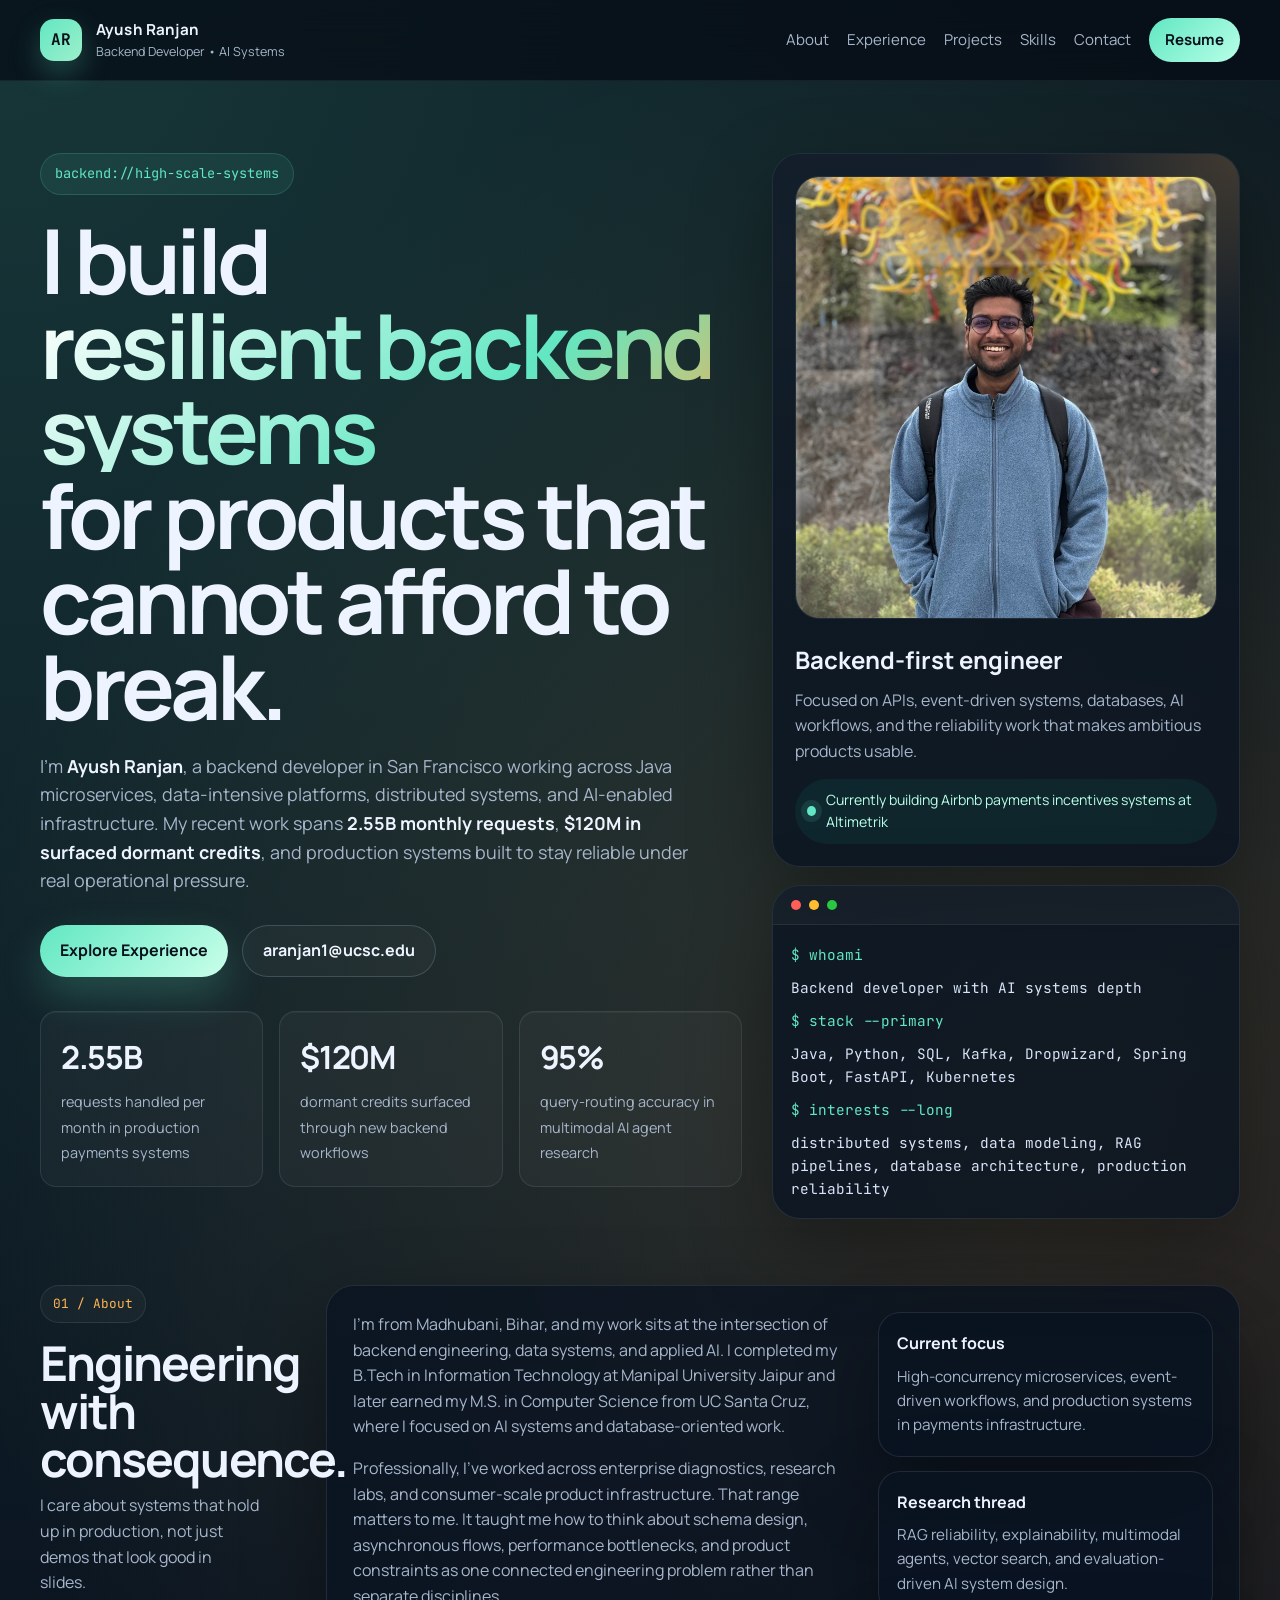
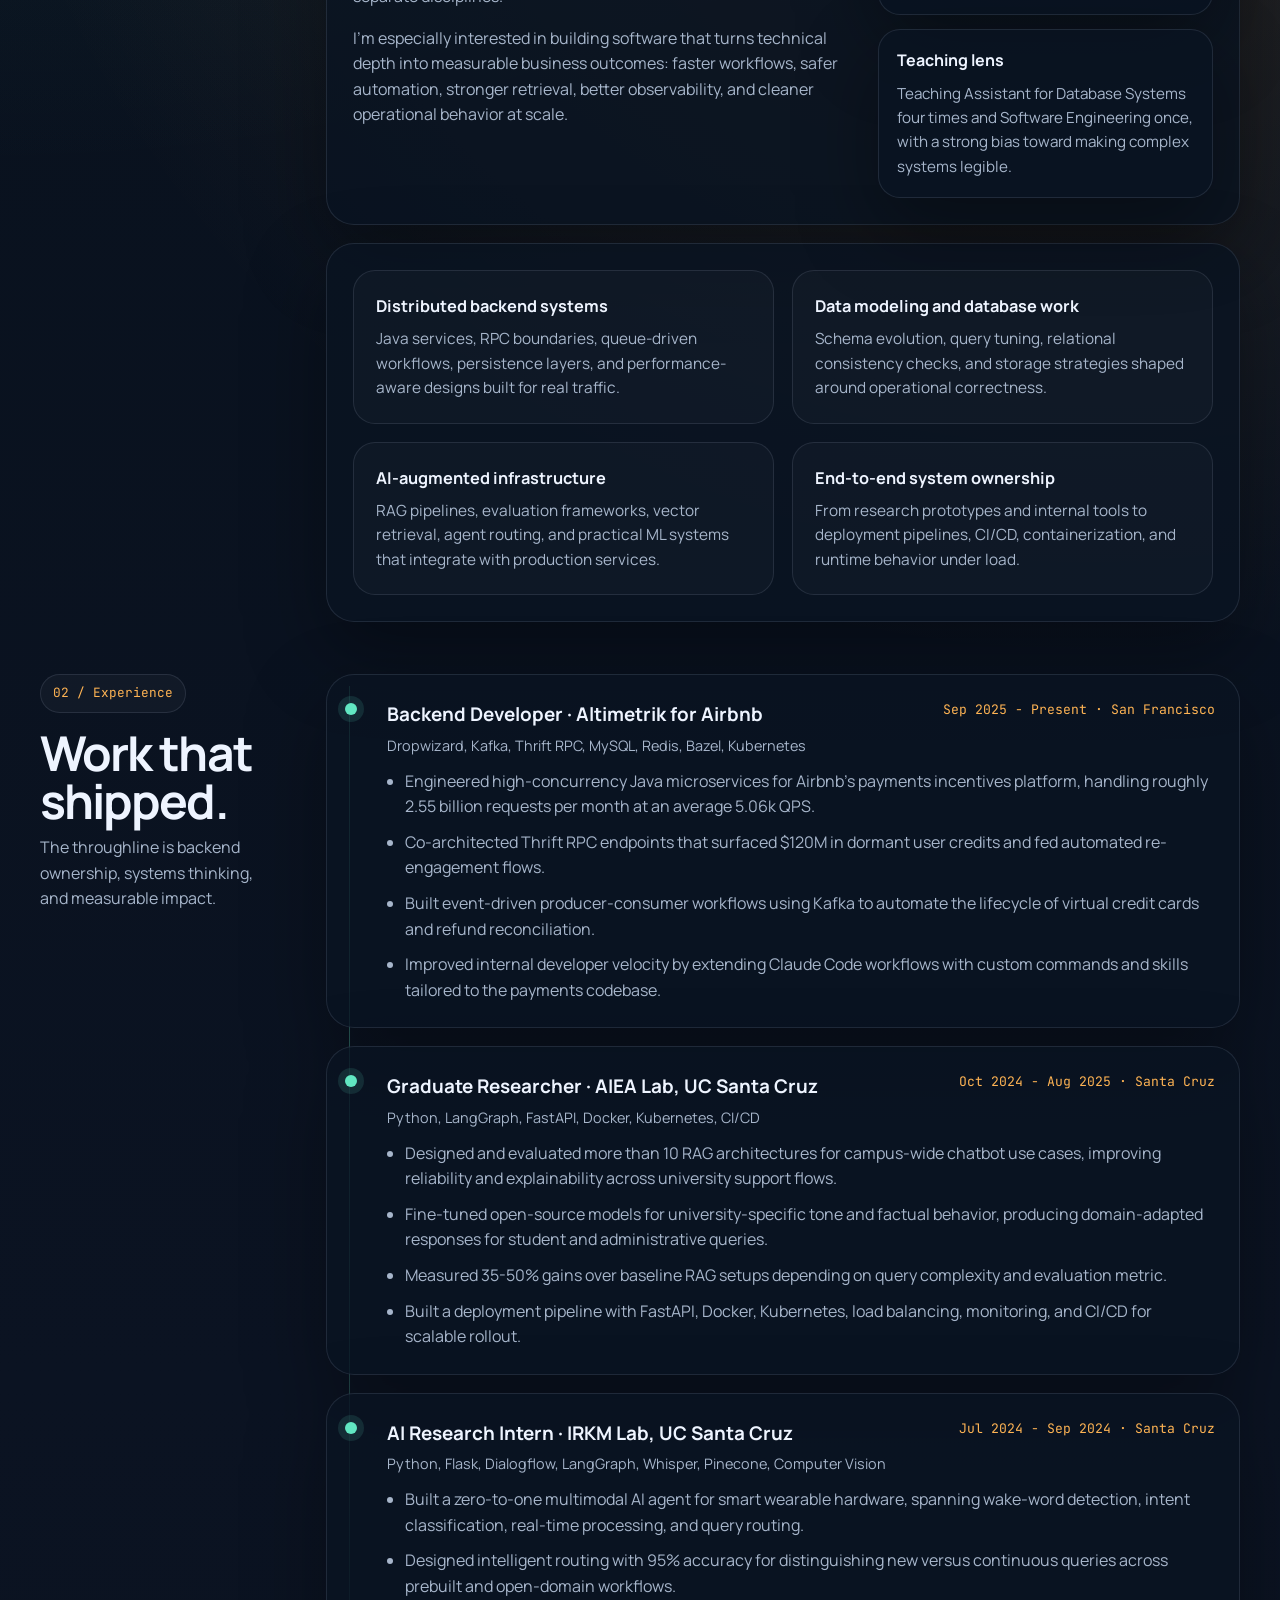
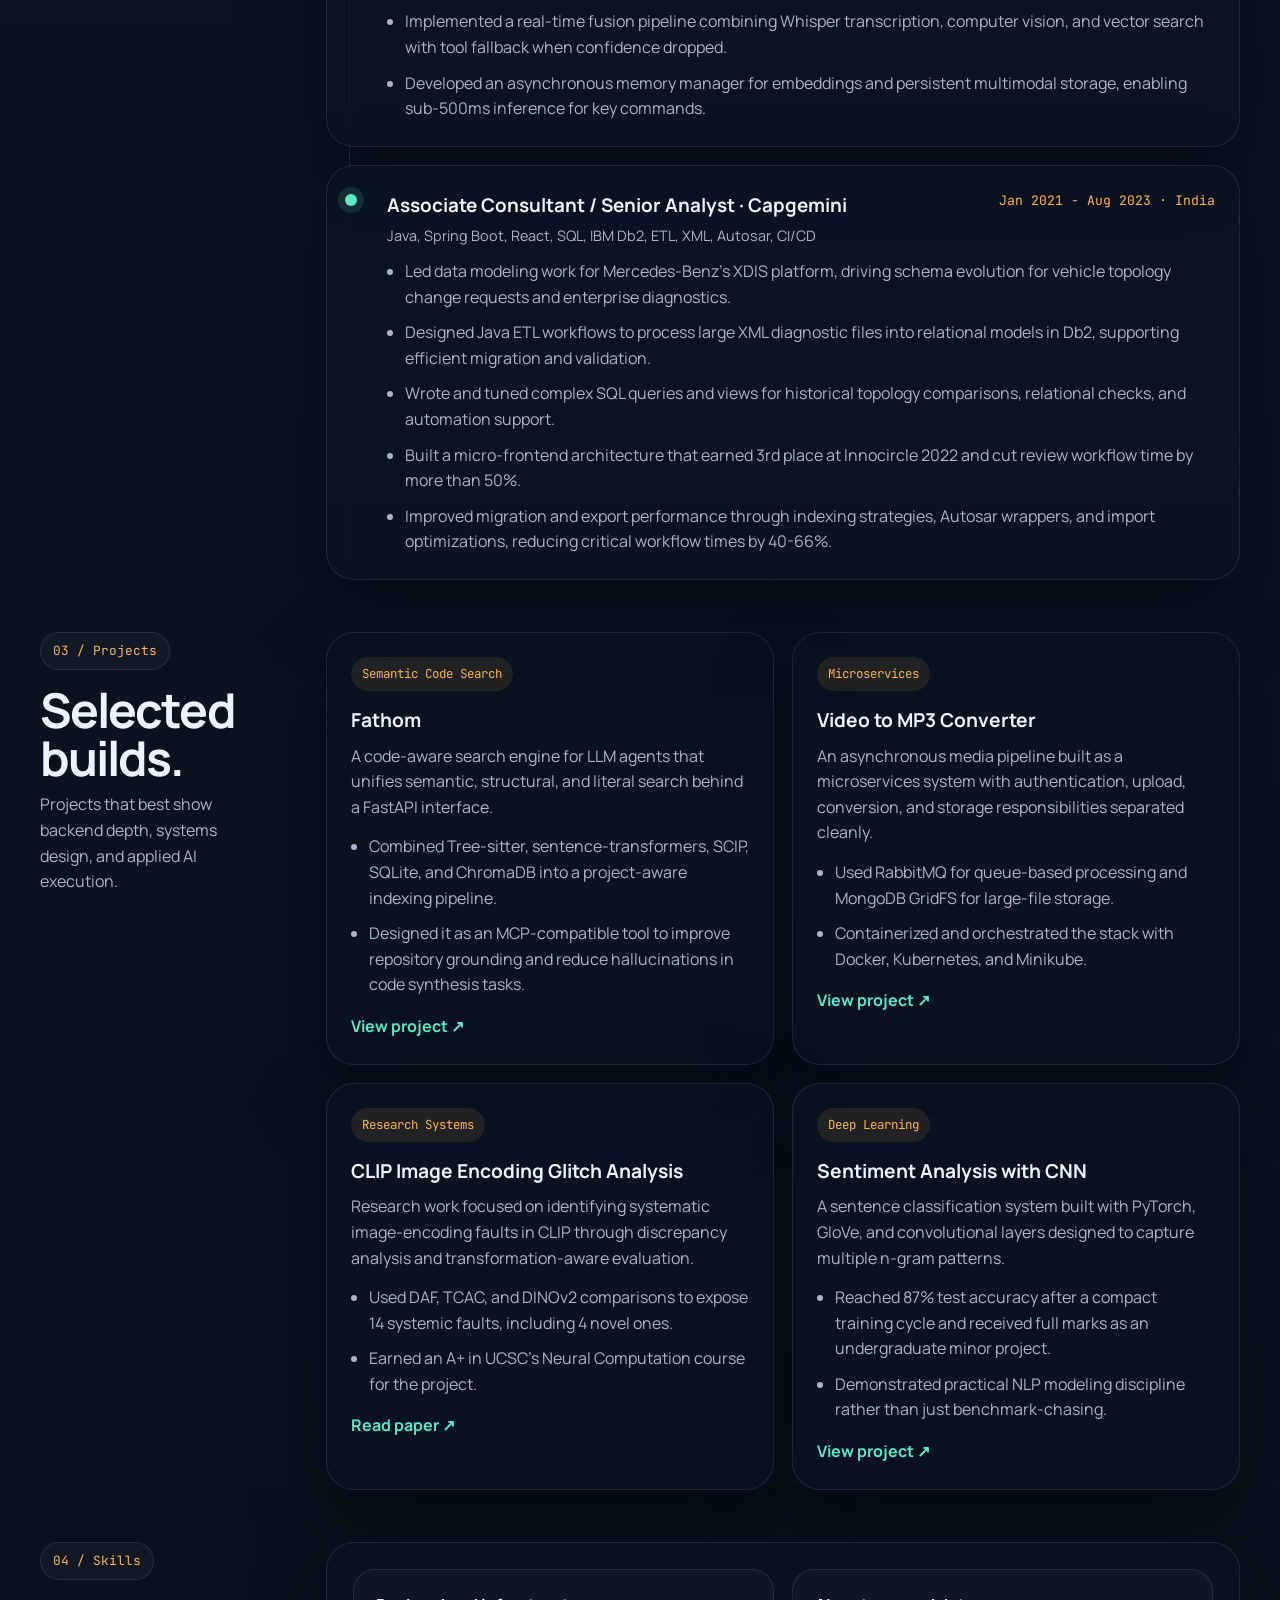
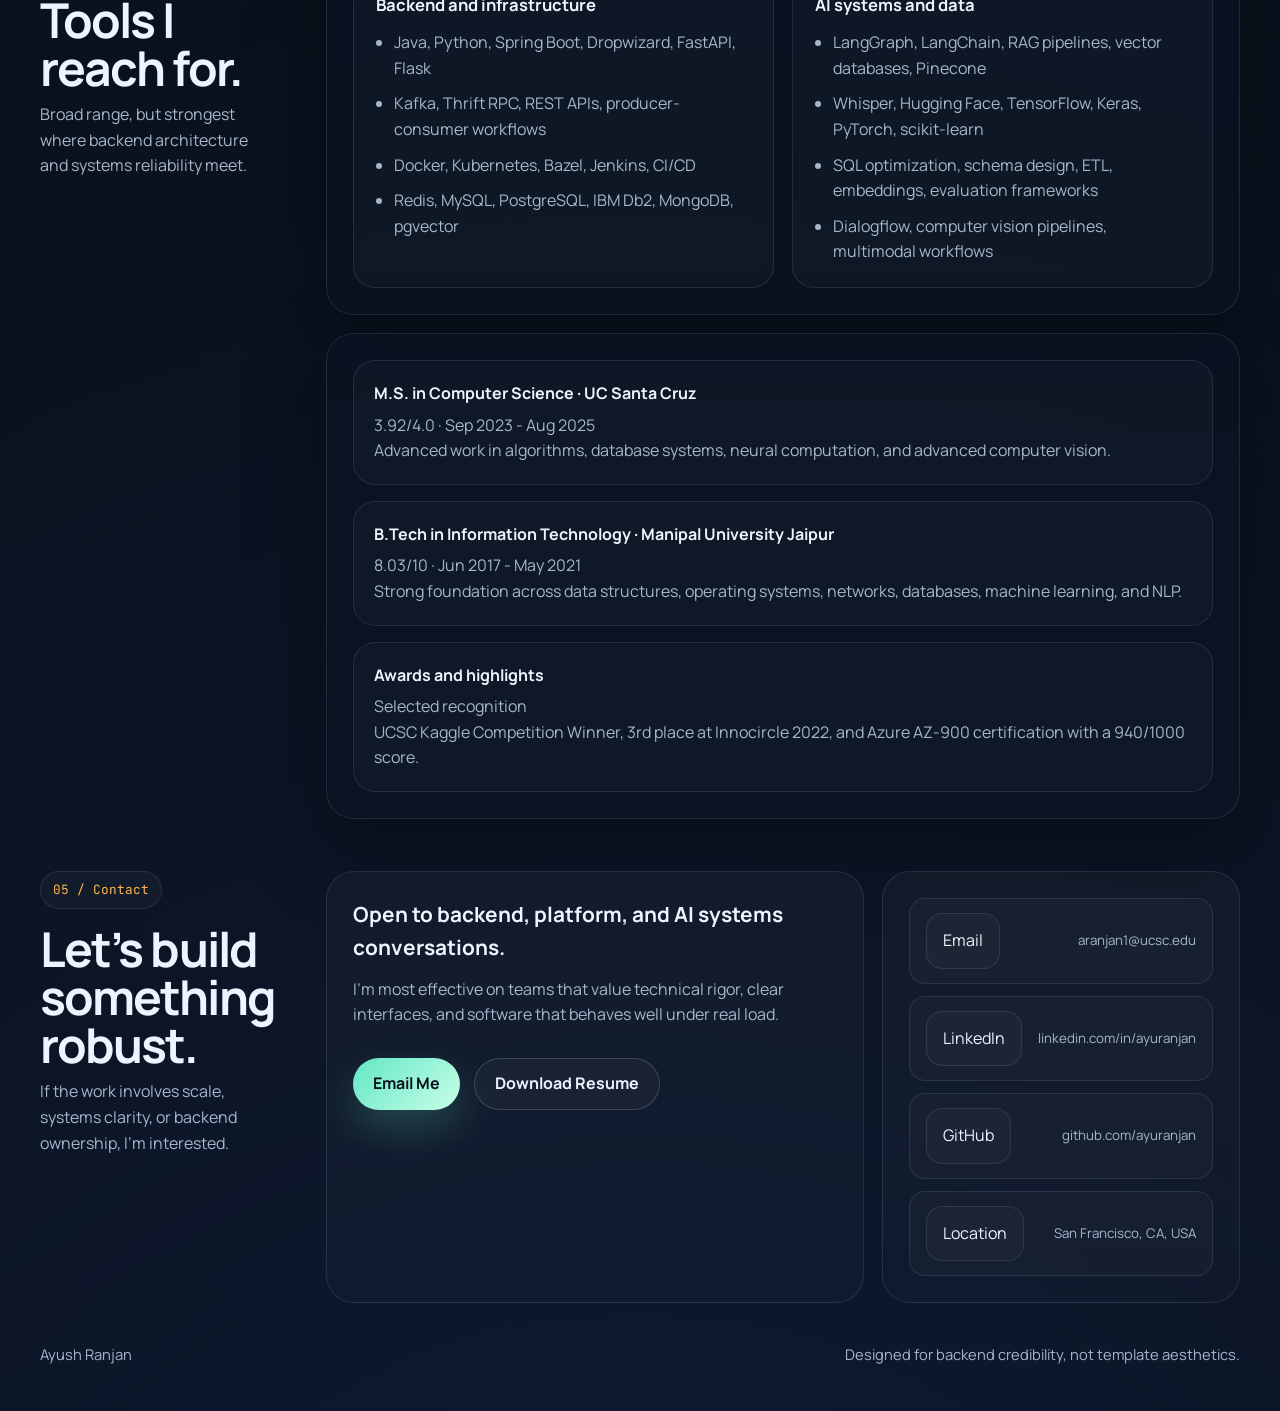
<file: portfolio2.html>
<!DOCTYPE html>
<html lang="en">
<head>
    <meta charset="UTF-8">
    <meta http-equiv="X-UA-Compatible" content="IE=edge">
    <meta name="viewport" content="width=device-width, initial-scale=1.0">
    <title>Ayush Ranjan | Backend Developer Portfolio</title>
    <meta name="description" content="Ayush Ranjan builds high-scale backend systems, resilient data platforms, and AI-enabled infrastructure.">
    <meta name="author" content="Ayush Ranjan">
    <link rel="icon" type="image/png" href="favicon.png">
    <link rel="preconnect" href="https://fonts.googleapis.com">
    <link rel="preconnect" href="https://fonts.gstatic.com" crossorigin>
    <link href="https://fonts.googleapis.com/css2?family=Manrope:wght@400;500;600;700;800&amp;family=JetBrains+Mono:wght@400;500;700&amp;display=swap" rel="stylesheet">
    <style>
        :root {
            --bg: #09111c;
            --bg-soft: #0f1b2b;
            --panel: rgba(10, 20, 34, 0.78);
            --panel-strong: rgba(14, 27, 45, 0.92);
            --line: rgba(148, 163, 184, 0.16);
            --line-strong: rgba(148, 163, 184, 0.28);
            --text: #eef4ff;
            --muted: #a7b6cb;
            --accent: #61e7c2;
            --accent-strong: #15c39a;
            --accent-warm: #ffb454;
            --danger: #ff7b72;
            --shadow: 0 30px 80px rgba(0, 0, 0, 0.35);
            --radius-xl: 28px;
            --radius-lg: 22px;
            --radius-md: 16px;
            --max-width: 1200px;
        }

        * {
            box-sizing: border-box;
        }

        html {
            scroll-behavior: smooth;
        }

        body {
            margin: 0;
            min-width: 320px;
            font-family: "Manrope", sans-serif;
            color: var(--text);
            background:
                radial-gradient(circle at top left, rgba(97, 231, 194, 0.18), transparent 28%),
                radial-gradient(circle at 85% 18%, rgba(255, 180, 84, 0.16), transparent 22%),
                radial-gradient(circle at 50% 110%, rgba(67, 97, 238, 0.14), transparent 30%),
                linear-gradient(180deg, #07101a 0%, #0b1322 48%, #081018 100%);
            line-height: 1.6;
            overflow-x: hidden;
        }

        body::before {
            content: "";
            position: fixed;
            inset: 0;
            pointer-events: none;
            background-image:
                linear-gradient(rgba(255, 255, 255, 0.03) 1px, transparent 1px),
                linear-gradient(90deg, rgba(255, 255, 255, 0.03) 1px, transparent 1px);
            background-size: 44px 44px;
            mask-image: linear-gradient(180deg, rgba(0, 0, 0, 0.65), transparent 92%);
            opacity: 0.2;
        }

        a {
            color: inherit;
            text-decoration: none;
        }

        img {
            display: block;
            max-width: 100%;
        }

        .container {
            width: min(var(--max-width), calc(100% - 40px));
            margin: 0 auto;
        }

        .site-nav {
            position: sticky;
            top: 0;
            z-index: 30;
            backdrop-filter: blur(18px);
            background: rgba(6, 12, 21, 0.74);
            border-bottom: 1px solid rgba(255, 255, 255, 0.06);
        }

        .nav-inner {
            display: flex;
            align-items: center;
            justify-content: space-between;
            padding: 18px 0;
            gap: 24px;
        }

        .brand {
            display: flex;
            align-items: center;
            gap: 14px;
            min-width: 0;
        }

        .brand-mark {
            width: 42px;
            height: 42px;
            border-radius: 14px;
            display: grid;
            place-items: center;
            font-family: "JetBrains Mono", monospace;
            font-weight: 700;
            color: #081018;
            background: linear-gradient(135deg, var(--accent) 0%, #9df0cb 100%);
            box-shadow: 0 12px 28px rgba(97, 231, 194, 0.25);
        }

        .brand-copy strong,
        .brand-copy span {
            display: block;
            white-space: nowrap;
        }

        .brand-copy strong {
            font-size: 0.95rem;
            letter-spacing: 0.01em;
        }

        .brand-copy span {
            color: var(--muted);
            font-size: 0.78rem;
        }

        .nav-links {
            display: flex;
            align-items: center;
            gap: 18px;
            flex-wrap: wrap;
            justify-content: flex-end;
        }

        .nav-links a {
            color: var(--muted);
            font-size: 0.94rem;
            transition: color 0.2s ease, transform 0.2s ease;
        }

        .nav-links a:hover,
        .nav-links a:focus-visible {
            color: var(--text);
            transform: translateY(-1px);
        }

        .nav-links .resume-link {
            color: var(--bg);
            font-weight: 700;
            padding: 10px 16px;
            border-radius: 999px;
            background: linear-gradient(135deg, var(--accent) 0%, #b8ffe7 100%);
        }

        .hero {
            padding: 72px 0 40px;
        }

        .hero-grid {
            display: grid;
            grid-template-columns: minmax(0, 1.35fr) minmax(300px, 0.9fr);
            gap: 30px;
            align-items: stretch;
        }

        .hero-copy,
        .hero-side {
            position: relative;
        }

        .eyebrow {
            display: inline-flex;
            align-items: center;
            gap: 10px;
            padding: 9px 14px;
            border-radius: 999px;
            background: rgba(97, 231, 194, 0.08);
            border: 1px solid rgba(97, 231, 194, 0.18);
            color: var(--accent);
            font-size: 0.85rem;
            font-family: "JetBrains Mono", monospace;
            margin-bottom: 22px;
        }

        .hero h1 {
            margin: 0;
            font-size: clamp(3rem, 7vw, 5.7rem);
            line-height: 0.95;
            letter-spacing: -0.05em;
        }

        .hero h1 span {
            display: block;
            color: transparent;
            background: linear-gradient(135deg, #ffffff 0%, var(--accent) 64%, var(--accent-warm) 100%);
            -webkit-background-clip: text;
            background-clip: text;
        }

        .hero-intro {
            margin: 24px 0 0;
            font-size: 1.12rem;
            color: var(--muted);
            max-width: 670px;
        }

        .hero-intro strong {
            color: var(--text);
            font-weight: 700;
        }

        .hero-actions {
            display: flex;
            flex-wrap: wrap;
            gap: 14px;
            margin-top: 30px;
        }

        .button {
            display: inline-flex;
            align-items: center;
            justify-content: center;
            gap: 10px;
            min-height: 52px;
            padding: 0 20px;
            border-radius: 999px;
            font-weight: 700;
            transition: transform 0.2s ease, box-shadow 0.2s ease, border-color 0.2s ease;
        }

        .button:hover,
        .button:focus-visible {
            transform: translateY(-2px);
        }

        .button-primary {
            color: var(--bg);
            background: linear-gradient(135deg, var(--accent) 0%, #caffea 100%);
            box-shadow: 0 18px 40px rgba(97, 231, 194, 0.22);
        }

        .button-secondary {
            border: 1px solid var(--line-strong);
            background: rgba(255, 255, 255, 0.03);
            color: var(--text);
        }

        .quick-stats {
            display: grid;
            grid-template-columns: repeat(3, minmax(0, 1fr));
            gap: 16px;
            margin-top: 34px;
        }

        .stat {
            padding: 20px;
            border-radius: var(--radius-md);
            border: 1px solid var(--line);
            background: rgba(255, 255, 255, 0.03);
            box-shadow: inset 0 1px 0 rgba(255, 255, 255, 0.04);
        }

        .stat strong {
            display: block;
            font-size: clamp(1.4rem, 3vw, 2rem);
            margin-bottom: 6px;
            letter-spacing: -0.04em;
        }

        .stat span {
            color: var(--muted);
            font-size: 0.9rem;
        }

        .hero-side {
            display: grid;
            gap: 18px;
        }

        .profile-card,
        .terminal-card,
        .section-card,
        .project-card,
        .timeline-item,
        .note-card {
            border: 1px solid var(--line);
            background: var(--panel);
            border-radius: var(--radius-xl);
            box-shadow: var(--shadow);
        }

        .profile-card {
            overflow: hidden;
        }

        .profile-photo {
            position: relative;
            padding: 22px;
            background:
                radial-gradient(circle at top right, rgba(255, 180, 84, 0.2), transparent 30%),
                linear-gradient(180deg, rgba(255, 255, 255, 0.03), transparent);
        }

        .profile-photo img {
            width: 100%;
            aspect-ratio: 1 / 1.05;
            object-fit: cover;
            border-radius: 24px;
            border: 1px solid rgba(255, 255, 255, 0.08);
        }

        .profile-meta {
            padding: 0 22px 22px;
        }

        .profile-meta h2 {
            margin: 0;
            font-size: 1.5rem;
        }

        .profile-meta p {
            margin: 8px 0 0;
            color: var(--muted);
        }

        .availability {
            display: inline-flex;
            align-items: center;
            gap: 10px;
            margin-top: 14px;
            padding: 10px 12px;
            border-radius: 999px;
            background: rgba(21, 195, 154, 0.08);
            color: #b8ffe7;
            font-size: 0.88rem;
        }

        .availability::before {
            content: "";
            width: 10px;
            height: 10px;
            border-radius: 50%;
            background: var(--accent);
            box-shadow: 0 0 0 6px rgba(97, 231, 194, 0.12);
        }

        .terminal-card {
            padding: 0;
            overflow: hidden;
        }

        .terminal-top {
            display: flex;
            align-items: center;
            gap: 8px;
            padding: 14px 18px;
            border-bottom: 1px solid rgba(255, 255, 255, 0.07);
            background: rgba(255, 255, 255, 0.03);
        }

        .terminal-dot {
            width: 10px;
            height: 10px;
            border-radius: 50%;
        }

        .terminal-dot.red { background: #ff5f57; }
        .terminal-dot.yellow { background: #febc2e; }
        .terminal-dot.green { background: #28c840; }

        .terminal-body {
            padding: 18px;
            font-family: "JetBrains Mono", monospace;
            font-size: 0.9rem;
            color: #d7e3f8;
        }

        .terminal-body p {
            margin: 0 0 10px;
        }

        .terminal-body p:last-child {
            margin-bottom: 0;
        }

        .terminal-body .cmd {
            color: var(--accent);
        }

        .section {
            padding: 26px 0;
        }

        .section-shell {
            display: grid;
            grid-template-columns: 260px minmax(0, 1fr);
            gap: 26px;
            align-items: start;
        }

        .section-label {
            position: sticky;
            top: 94px;
        }

        .section-label span {
            display: inline-flex;
            padding: 8px 12px;
            border-radius: 999px;
            border: 1px solid var(--line);
            background: rgba(255, 255, 255, 0.03);
            color: var(--accent-warm);
            font-family: "JetBrains Mono", monospace;
            font-size: 0.8rem;
            margin-bottom: 16px;
        }

        .section-label h2 {
            margin: 0 0 10px;
            font-size: clamp(1.8rem, 4vw, 3rem);
            line-height: 1;
            letter-spacing: -0.04em;
        }

        .section-label p {
            margin: 0;
            color: var(--muted);
            max-width: 220px;
        }

        .section-card {
            padding: 26px;
        }

        .section-card + .section-card {
            margin-top: 18px;
        }

        .about-grid {
            display: grid;
            grid-template-columns: minmax(0, 1.2fr) minmax(280px, 0.8fr);
            gap: 22px;
        }

        .about-copy p {
            margin: 0 0 16px;
            color: var(--muted);
        }

        .about-copy p:last-child {
            margin-bottom: 0;
        }

        .highlight-stack {
            display: grid;
            gap: 14px;
        }

        .note-card {
            padding: 18px;
            border-radius: var(--radius-lg);
        }

        .note-card strong {
            display: block;
            margin-bottom: 8px;
            font-size: 1rem;
        }

        .note-card p {
            margin: 0;
            color: var(--muted);
            font-size: 0.95rem;
        }

        .capability-grid,
        .project-grid,
        .contact-grid {
            display: grid;
            gap: 18px;
        }

        .capability-grid {
            grid-template-columns: repeat(2, minmax(0, 1fr));
        }

        .capability-card {
            padding: 22px;
            border-radius: var(--radius-lg);
            border: 1px solid var(--line);
            background: rgba(255, 255, 255, 0.025);
        }

        .capability-card strong {
            display: block;
            margin-bottom: 8px;
            font-size: 1.02rem;
        }

        .capability-card p {
            margin: 0;
            color: var(--muted);
            font-size: 0.96rem;
        }

        .timeline {
            position: relative;
            display: grid;
            gap: 18px;
        }

        .timeline::before {
            content: "";
            position: absolute;
            top: 12px;
            bottom: 12px;
            left: 23px;
            width: 1px;
            background: linear-gradient(180deg, rgba(97, 231, 194, 0.45), rgba(255, 255, 255, 0.05));
        }

        .timeline-item {
            position: relative;
            margin-left: 0;
            padding: 24px 24px 24px 60px;
        }

        .timeline-item::before {
            content: "";
            position: absolute;
            left: 18px;
            top: 28px;
            width: 12px;
            height: 12px;
            border-radius: 50%;
            background: var(--accent);
            box-shadow: 0 0 0 7px rgba(97, 231, 194, 0.12);
        }

        .timeline-top {
            display: flex;
            justify-content: space-between;
            gap: 16px;
            flex-wrap: wrap;
            margin-bottom: 12px;
        }

        .timeline-top h3 {
            margin: 0;
            font-size: 1.18rem;
        }

        .timeline-top .meta {
            color: var(--accent-warm);
            font-family: "JetBrains Mono", monospace;
            font-size: 0.82rem;
        }

        .timeline-top .stack {
            display: block;
            color: var(--muted);
            font-size: 0.9rem;
            margin-top: 4px;
        }

        .timeline-item ul,
        .project-card ul,
        .skill-groups ul {
            margin: 0;
            padding-left: 18px;
            color: var(--muted);
        }

        .timeline-item li,
        .project-card li,
        .skill-groups li {
            margin-bottom: 10px;
        }

        .timeline-item li:last-child,
        .project-card li:last-child,
        .skill-groups li:last-child {
            margin-bottom: 0;
        }

        .project-grid {
            grid-template-columns: repeat(2, minmax(0, 1fr));
        }

        .project-card {
            padding: 24px;
        }

        .project-card .tag {
            display: inline-flex;
            padding: 7px 11px;
            border-radius: 999px;
            background: rgba(255, 180, 84, 0.1);
            color: var(--accent-warm);
            font-family: "JetBrains Mono", monospace;
            font-size: 0.78rem;
            margin-bottom: 14px;
        }

        .project-card h3 {
            margin: 0 0 8px;
            font-size: 1.2rem;
        }

        .project-card p {
            margin: 0 0 14px;
            color: var(--muted);
        }

        .project-link {
            display: inline-flex;
            align-items: center;
            gap: 8px;
            margin-top: 16px;
            color: var(--accent);
            font-weight: 700;
        }

        .skill-groups {
            display: grid;
            grid-template-columns: repeat(2, minmax(0, 1fr));
            gap: 18px;
        }

        .skill-box {
            padding: 22px;
            border-radius: var(--radius-lg);
            border: 1px solid var(--line);
            background: rgba(255, 255, 255, 0.025);
        }

        .skill-box h3 {
            margin: 0 0 12px;
            font-size: 1.04rem;
        }

        .education-list {
            display: grid;
            gap: 16px;
        }

        .education-item {
            padding: 20px;
            border-radius: var(--radius-lg);
            border: 1px solid var(--line);
            background: rgba(255, 255, 255, 0.025);
        }

        .education-item strong {
            display: block;
            margin-bottom: 6px;
            font-size: 1rem;
        }

        .education-item span,
        .education-item p {
            color: var(--muted);
            margin: 0;
        }

        .contact-grid {
            grid-template-columns: minmax(0, 1.2fr) minmax(260px, 0.8fr);
        }

        .contact-panel {
            padding: 26px;
            border-radius: var(--radius-xl);
            border: 1px solid var(--line);
            background: linear-gradient(180deg, rgba(255, 255, 255, 0.03), rgba(255, 255, 255, 0.015));
        }

        .contact-panel h3 {
            margin: 0 0 12px;
            font-size: 1.3rem;
        }

        .contact-panel p {
            color: var(--muted);
            margin: 0 0 18px;
        }

        .contact-list {
            display: grid;
            gap: 12px;
        }

        .contact-list a,
        .contact-list span {
            display: flex;
            align-items: center;
            justify-content: space-between;
            gap: 12px;
            padding: 14px 16px;
            border-radius: 16px;
            border: 1px solid var(--line);
            background: rgba(255, 255, 255, 0.025);
            color: var(--text);
        }

        .contact-list small {
            color: var(--muted);
        }

        footer {
            padding: 14px 0 44px;
        }

        .footer-line {
            display: flex;
            justify-content: space-between;
            gap: 12px;
            flex-wrap: wrap;
            color: var(--muted);
            font-size: 0.92rem;
        }

        @media (max-width: 1080px) {
            .hero-grid,
            .about-grid,
            .contact-grid,
            .section-shell,
            .project-grid,
            .skill-groups {
                grid-template-columns: 1fr;
            }

            .section-label {
                position: static;
            }

            .section-label p {
                max-width: none;
            }
        }

        @media (max-width: 760px) {
            .container {
                width: min(var(--max-width), calc(100% - 26px));
            }

            .nav-inner {
                align-items: flex-start;
                flex-direction: column;
            }

            .nav-links {
                gap: 14px;
            }

            .hero {
                padding-top: 44px;
            }

            .quick-stats,
            .capability-grid {
                grid-template-columns: 1fr;
            }

            .section-card,
            .project-card,
            .timeline-item,
            .contact-panel {
                padding: 20px;
            }

            .timeline-item {
                padding-left: 52px;
            }

            .hero h1 {
                font-size: clamp(2.5rem, 14vw, 4rem);
            }

            .hero-intro {
                font-size: 1rem;
            }
        }
    </style>
</head>
<body>
    <nav class="site-nav">
        <div class="container nav-inner">
            <a class="brand" href="#top" aria-label="Ayush Ranjan home">
                <div class="brand-mark">AR</div>
                <div class="brand-copy">
                    <strong>Ayush Ranjan</strong>
                    <span>Backend Developer • AI Systems</span>
                </div>
            </a>
            <div class="nav-links">
                <a href="#about">About</a>
                <a href="#experience">Experience</a>
                <a href="#projects">Projects</a>
                <a href="#skills">Skills</a>
                <a href="#contact">Contact</a>
                <a class="resume-link" href="assets/resume/Ayush_Ranjan_CV_2026.pdf" target="_blank" rel="noopener noreferrer">Resume</a>
            </div>
        </div>
    </nav>

    <main id="top">
        <header class="hero">
            <div class="container hero-grid">
                <div class="hero-copy">
                    <div class="eyebrow">backend://high-scale-systems</div>
                    <h1>
                        I build <span>resilient backend systems</span>
                        for products that cannot afford to break.
                    </h1>
                    <p class="hero-intro">
                        I’m <strong>Ayush Ranjan</strong>, a backend developer in San Francisco working across Java microservices, data-intensive platforms, distributed systems, and AI-enabled infrastructure. My recent work spans <strong>2.55B monthly requests</strong>, <strong>$120M in surfaced dormant credits</strong>, and production systems built to stay reliable under real operational pressure.
                    </p>
                    <div class="hero-actions">
                        <a class="button button-primary" href="#experience">Explore Experience</a>
                        <a class="button button-secondary" href="mailto:aranjan1@ucsc.edu">aranjan1@ucsc.edu</a>
                    </div>
                    <div class="quick-stats">
                        <div class="stat">
                            <strong>2.55B</strong>
                            <span>requests handled per month in production payments systems</span>
                        </div>
                        <div class="stat">
                            <strong>$120M</strong>
                            <span>dormant credits surfaced through new backend workflows</span>
                        </div>
                        <div class="stat">
                            <strong>95%</strong>
                            <span>query-routing accuracy in multimodal AI agent research</span>
                        </div>
                    </div>
                </div>

                <div class="hero-side">
                    <section class="profile-card" aria-label="Profile">
                        <div class="profile-photo">
                            <img src="assets/images/ayush.jpg" alt="Portrait of Ayush Ranjan">
                        </div>
                        <div class="profile-meta">
                            <h2>Backend-first engineer</h2>
                            <p>Focused on APIs, event-driven systems, databases, AI workflows, and the reliability work that makes ambitious products usable.</p>
                            <div class="availability">Currently building Airbnb payments incentives systems at Altimetrik</div>
                        </div>
                    </section>

                    <section class="terminal-card" aria-label="Backend snapshot">
                        <div class="terminal-top">
                            <span class="terminal-dot red"></span>
                            <span class="terminal-dot yellow"></span>
                            <span class="terminal-dot green"></span>
                        </div>
                        <div class="terminal-body">
                            <p><span class="cmd">$ whoami</span></p>
                            <p>Backend developer with AI systems depth</p>
                            <p><span class="cmd">$ stack --primary</span></p>
                            <p>Java, Python, SQL, Kafka, Dropwizard, Spring Boot, FastAPI, Kubernetes</p>
                            <p><span class="cmd">$ interests --long</span></p>
                            <p>distributed systems, data modeling, RAG pipelines, database architecture, production reliability</p>
                        </div>
                    </section>
                </div>
            </div>
        </header>

        <section class="section" id="about">
            <div class="container section-shell">
                <div class="section-label">
                    <span>01 / About</span>
                    <h2>Engineering with consequence.</h2>
                    <p>I care about systems that hold up in production, not just demos that look good in slides.</p>
                </div>
                <div>
                    <div class="section-card about-grid">
                        <div class="about-copy">
                            <p>I’m from Madhubani, Bihar, and my work sits at the intersection of backend engineering, data systems, and applied AI. I completed my B.Tech in Information Technology at Manipal University Jaipur and later earned my M.S. in Computer Science from UC Santa Cruz, where I focused on AI systems and database-oriented work.</p>
                            <p>Professionally, I’ve worked across enterprise diagnostics, research labs, and consumer-scale product infrastructure. That range matters to me. It taught me how to think about schema design, asynchronous flows, performance bottlenecks, and product constraints as one connected engineering problem rather than separate disciplines.</p>
                            <p>I’m especially interested in building software that turns technical depth into measurable business outcomes: faster workflows, safer automation, stronger retrieval, better observability, and cleaner operational behavior at scale.</p>
                        </div>
                        <div class="highlight-stack">
                            <div class="note-card">
                                <strong>Current focus</strong>
                                <p>High-concurrency microservices, event-driven workflows, and production systems in payments infrastructure.</p>
                            </div>
                            <div class="note-card">
                                <strong>Research thread</strong>
                                <p>RAG reliability, explainability, multimodal agents, vector search, and evaluation-driven AI system design.</p>
                            </div>
                            <div class="note-card">
                                <strong>Teaching lens</strong>
                                <p>Teaching Assistant for Database Systems four times and Software Engineering once, with a strong bias toward making complex systems legible.</p>
                            </div>
                        </div>
                    </div>

                    <div class="section-card">
                        <div class="capability-grid">
                            <article class="capability-card">
                                <strong>Distributed backend systems</strong>
                                <p>Java services, RPC boundaries, queue-driven workflows, persistence layers, and performance-aware designs built for real traffic.</p>
                            </article>
                            <article class="capability-card">
                                <strong>Data modeling and database work</strong>
                                <p>Schema evolution, query tuning, relational consistency checks, and storage strategies shaped around operational correctness.</p>
                            </article>
                            <article class="capability-card">
                                <strong>AI-augmented infrastructure</strong>
                                <p>RAG pipelines, evaluation frameworks, vector retrieval, agent routing, and practical ML systems that integrate with production services.</p>
                            </article>
                            <article class="capability-card">
                                <strong>End-to-end system ownership</strong>
                                <p>From research prototypes and internal tools to deployment pipelines, CI/CD, containerization, and runtime behavior under load.</p>
                            </article>
                        </div>
                    </div>
                </div>
            </div>
        </section>

        <section class="section" id="experience">
            <div class="container section-shell">
                <div class="section-label">
                    <span>02 / Experience</span>
                    <h2>Work that shipped.</h2>
                    <p>The throughline is backend ownership, systems thinking, and measurable impact.</p>
                </div>
                <div class="timeline">
                    <article class="timeline-item">
                        <div class="timeline-top">
                            <div>
                                <h3>Backend Developer · Altimetrik for Airbnb</h3>
                                <span class="stack">Dropwizard, Kafka, Thrift RPC, MySQL, Redis, Bazel, Kubernetes</span>
                            </div>
                            <div class="meta">Sep 2025 - Present · San Francisco</div>
                        </div>
                        <ul>
                            <li>Engineered high-concurrency Java microservices for Airbnb’s payments incentives platform, handling roughly 2.55 billion requests per month at an average 5.06k QPS.</li>
                            <li>Co-architected Thrift RPC endpoints that surfaced $120M in dormant user credits and fed automated re-engagement flows.</li>
                            <li>Built event-driven producer-consumer workflows using Kafka to automate the lifecycle of virtual credit cards and refund reconciliation.</li>
                            <li>Improved internal developer velocity by extending Claude Code workflows with custom commands and skills tailored to the payments codebase.</li>
                        </ul>
                    </article>

                    <article class="timeline-item">
                        <div class="timeline-top">
                            <div>
                                <h3>Graduate Researcher · AIEA Lab, UC Santa Cruz</h3>
                                <span class="stack">Python, LangGraph, FastAPI, Docker, Kubernetes, CI/CD</span>
                            </div>
                            <div class="meta">Oct 2024 - Aug 2025 · Santa Cruz</div>
                        </div>
                        <ul>
                            <li>Designed and evaluated more than 10 RAG architectures for campus-wide chatbot use cases, improving reliability and explainability across university support flows.</li>
                            <li>Fine-tuned open-source models for university-specific tone and factual behavior, producing domain-adapted responses for student and administrative queries.</li>
                            <li>Measured 35-50% gains over baseline RAG setups depending on query complexity and evaluation metric.</li>
                            <li>Built a deployment pipeline with FastAPI, Docker, Kubernetes, load balancing, monitoring, and CI/CD for scalable rollout.</li>
                        </ul>
                    </article>

                    <article class="timeline-item">
                        <div class="timeline-top">
                            <div>
                                <h3>AI Research Intern · IRKM Lab, UC Santa Cruz</h3>
                                <span class="stack">Python, Flask, Dialogflow, LangGraph, Whisper, Pinecone, Computer Vision</span>
                            </div>
                            <div class="meta">Jul 2024 - Sep 2024 · Santa Cruz</div>
                        </div>
                        <ul>
                            <li>Built a zero-to-one multimodal AI agent for smart wearable hardware, spanning wake-word detection, intent classification, real-time processing, and query routing.</li>
                            <li>Designed intelligent routing with 95% accuracy for distinguishing new versus continuous queries across prebuilt and open-domain workflows.</li>
                            <li>Implemented a real-time fusion pipeline combining Whisper transcription, computer vision, and vector search with tool fallback when confidence dropped.</li>
                            <li>Developed an asynchronous memory manager for embeddings and persistent multimodal storage, enabling sub-500ms inference for key commands.</li>
                        </ul>
                    </article>

                    <article class="timeline-item">
                        <div class="timeline-top">
                            <div>
                                <h3>Associate Consultant / Senior Analyst · Capgemini</h3>
                                <span class="stack">Java, Spring Boot, React, SQL, IBM Db2, ETL, XML, Autosar, CI/CD</span>
                            </div>
                            <div class="meta">Jan 2021 - Aug 2023 · India</div>
                        </div>
                        <ul>
                            <li>Led data modeling work for Mercedes-Benz’s XDIS platform, driving schema evolution for vehicle topology change requests and enterprise diagnostics.</li>
                            <li>Designed Java ETL workflows to process large XML diagnostic files into relational models in Db2, supporting efficient migration and validation.</li>
                            <li>Wrote and tuned complex SQL queries and views for historical topology comparisons, relational checks, and automation support.</li>
                            <li>Built a micro-frontend architecture that earned 3rd place at Innocircle 2022 and cut review workflow time by more than 50%.</li>
                            <li>Improved migration and export performance through indexing strategies, Autosar wrappers, and import optimizations, reducing critical workflow times by 40-66%.</li>
                        </ul>
                    </article>
                </div>
            </div>
        </section>

        <section class="section" id="projects">
            <div class="container section-shell">
                <div class="section-label">
                    <span>03 / Projects</span>
                    <h2>Selected builds.</h2>
                    <p>Projects that best show backend depth, systems design, and applied AI execution.</p>
                </div>
                <div class="project-grid">
                    <article class="project-card">
                        <div class="tag">Semantic Code Search</div>
                        <h3>Fathom</h3>
                        <p>A code-aware search engine for LLM agents that unifies semantic, structural, and literal search behind a FastAPI interface.</p>
                        <ul>
                            <li>Combined Tree-sitter, sentence-transformers, SCIP, SQLite, and ChromaDB into a project-aware indexing pipeline.</li>
                            <li>Designed it as an MCP-compatible tool to improve repository grounding and reduce hallucinations in code synthesis tasks.</li>
                        </ul>
                        <a class="project-link" href="https://github.com/ayuranjan/Fathom" target="_blank" rel="noopener noreferrer">View project ↗</a>
                    </article>

                    <article class="project-card">
                        <div class="tag">Microservices</div>
                        <h3>Video to MP3 Converter</h3>
                        <p>An asynchronous media pipeline built as a microservices system with authentication, upload, conversion, and storage responsibilities separated cleanly.</p>
                        <ul>
                            <li>Used RabbitMQ for queue-based processing and MongoDB GridFS for large-file storage.</li>
                            <li>Containerized and orchestrated the stack with Docker, Kubernetes, and Minikube.</li>
                        </ul>
                        <a class="project-link" href="https://github.com/ayuranjan/Video-to-Mp3-Converter" target="_blank" rel="noopener noreferrer">View project ↗</a>
                    </article>

                    <article class="project-card">
                        <div class="tag">Research Systems</div>
                        <h3>CLIP Image Encoding Glitch Analysis</h3>
                        <p>Research work focused on identifying systematic image-encoding faults in CLIP through discrepancy analysis and transformation-aware evaluation.</p>
                        <ul>
                            <li>Used DAF, TCAC, and DINOv2 comparisons to expose 14 systemic faults, including 4 novel ones.</li>
                            <li>Earned an A+ in UCSC’s Neural Computation course for the project.</li>
                        </ul>
                        <a class="project-link" href="https://arxiv.org/pdf/2407.00592" target="_blank" rel="noopener noreferrer">Read paper ↗</a>
                    </article>

                    <article class="project-card">
                        <div class="tag">Deep Learning</div>
                        <h3>Sentiment Analysis with CNN</h3>
                        <p>A sentence classification system built with PyTorch, GloVe, and convolutional layers designed to capture multiple n-gram patterns.</p>
                        <ul>
                            <li>Reached 87% test accuracy after a compact training cycle and received full marks as an undergraduate minor project.</li>
                            <li>Demonstrated practical NLP modeling discipline rather than just benchmark-chasing.</li>
                        </ul>
                        <a class="project-link" href="https://github.com/ayuranjan/Sentiment-Analysis-using-CNN-" target="_blank" rel="noopener noreferrer">View project ↗</a>
                    </article>
                </div>
            </div>
        </section>

        <section class="section" id="skills">
            <div class="container section-shell">
                <div class="section-label">
                    <span>04 / Skills</span>
                    <h2>Tools I reach for.</h2>
                    <p>Broad range, but strongest where backend architecture and systems reliability meet.</p>
                </div>
                <div>
                    <div class="section-card skill-groups">
                        <div class="skill-box">
                            <h3>Backend and infrastructure</h3>
                            <ul>
                                <li>Java, Python, Spring Boot, Dropwizard, FastAPI, Flask</li>
                                <li>Kafka, Thrift RPC, REST APIs, producer-consumer workflows</li>
                                <li>Docker, Kubernetes, Bazel, Jenkins, CI/CD</li>
                                <li>Redis, MySQL, PostgreSQL, IBM Db2, MongoDB, pgvector</li>
                            </ul>
                        </div>
                        <div class="skill-box">
                            <h3>AI systems and data</h3>
                            <ul>
                                <li>LangGraph, LangChain, RAG pipelines, vector databases, Pinecone</li>
                                <li>Whisper, Hugging Face, TensorFlow, Keras, PyTorch, scikit-learn</li>
                                <li>SQL optimization, schema design, ETL, embeddings, evaluation frameworks</li>
                                <li>Dialogflow, computer vision pipelines, multimodal workflows</li>
                            </ul>
                        </div>
                    </div>

                    <div class="section-card education-list">
                        <div class="education-item">
                            <strong>M.S. in Computer Science · UC Santa Cruz</strong>
                            <span>3.92/4.0 · Sep 2023 - Aug 2025</span>
                            <p>Advanced work in algorithms, database systems, neural computation, and advanced computer vision.</p>
                        </div>
                        <div class="education-item">
                            <strong>B.Tech in Information Technology · Manipal University Jaipur</strong>
                            <span>8.03/10 · Jun 2017 - May 2021</span>
                            <p>Strong foundation across data structures, operating systems, networks, databases, machine learning, and NLP.</p>
                        </div>
                        <div class="education-item">
                            <strong>Awards and highlights</strong>
                            <span>Selected recognition</span>
                            <p>UCSC Kaggle Competition Winner, 3rd place at Innocircle 2022, and Azure AZ-900 certification with a 940/1000 score.</p>
                        </div>
                    </div>
                </div>
            </div>
        </section>

        <section class="section" id="contact">
            <div class="container section-shell">
                <div class="section-label">
                    <span>05 / Contact</span>
                    <h2>Let’s build something robust.</h2>
                    <p>If the work involves scale, systems clarity, or backend ownership, I’m interested.</p>
                </div>
                <div class="contact-grid">
                    <div class="contact-panel">
                        <h3>Open to backend, platform, and AI systems conversations.</h3>
                        <p>I’m most effective on teams that value technical rigor, clear interfaces, and software that behaves well under real load.</p>
                        <div class="hero-actions">
                            <a class="button button-primary" href="mailto:aranjan1@ucsc.edu">Email Me</a>
                            <a class="button button-secondary" href="assets/resume/Ayush_Ranjan_CV_2026.pdf" target="_blank" rel="noopener noreferrer">Download Resume</a>
                        </div>
                    </div>
                    <div class="contact-panel">
                        <div class="contact-list">
                            <a href="mailto:aranjan1@ucsc.edu">
                                <span>Email</span>
                                <small>aranjan1@ucsc.edu</small>
                            </a>
                            <a href="https://www.linkedin.com/in/ayuranjan/" target="_blank" rel="noopener noreferrer">
                                <span>LinkedIn</span>
                                <small>linkedin.com/in/ayuranjan</small>
                            </a>
                            <a href="https://github.com/ayuranjan" target="_blank" rel="noopener noreferrer">
                                <span>GitHub</span>
                                <small>github.com/ayuranjan</small>
                            </a>
                            <span>
                                <span>Location</span>
                                <small>San Francisco, CA, USA</small>
                            </span>
                        </div>
                    </div>
                </div>
            </div>
        </section>
    </main>

    <footer>
        <div class="container footer-line">
            <span>Ayush Ranjan</span>
            <span>Designed for backend credibility, not template aesthetics.</span>
        </div>
    </footer>
</body>
</html>
</file>
<file: assets/plugins/github-activity/dist/github-activity-0.1.1.min.css>
/*! github-activity - v0.1.1 - Copyright 2014 Casey Scarborough */

body,html{height:100%;width:100%;margin:0;padding:0}.gha-feed{width:100%;height:100%;background:#fff;font-weight:700;font-size:14px;font-family:Helvetica,arial,freesans,clean,sans-serif;line-height:1.3;overflow-y:auto;border:1px solid #ddd}.gha-feed,.gha-feed h2,.gha-feed h3,.gha-feed li,.gha-feed p,.gha-feed ul{margin:0;padding:0}.gha-feed ul{list-style-type:none;padding:0;margin:0}.gha-feed li{list-style-type:none;line-height:1.4}.gha-feed small{color:#666;font-weight:400;font-size:13px}.gha-feed small a{font-weight:400}.gha-feed small a .more-commits{font-size:11px}span.gha-time{color:#bbb;font-weight:400;font-size:12px}.gha-feed a{color:#4183c4;text-decoration:none;font-weight:700}.gha-feed a:hover{text-decoration:underline}.gha-feed pre{padding:0;border:0;border-radius:0;box-shadow:1px 1px 4px #bbb;color:#fff}.gha-header{position:absolute;top:1px;left:1px;width:calc(100% - 20px);padding:10px;height:67px;border-bottom:1px solid #ddd;background:#fff;background:-moz-linear-gradient(top,#fff 0,#f4f4f4 100%);background:-webkit-gradient(linear,left top,left bottom,color-stop(0%,#fff),color-stop(100%,#f4f4f4));background:-webkit-linear-gradient(top,#fff 0,#f4f4f4 100%);background:-o-linear-gradient(top,#fff 0,#f4f4f4 100%);background:-ms-linear-gradient(top,#fff 0,#f4f4f4 100%);background:linear-gradient(to bottom,#fff 0,#f4f4f4 100%);filter:progid:DXImageTransform.Microsoft.gradient(startColorstr='#ffffff', endColorstr='#f4f4f4', GradientType=0)}.gha-footer{position:absolute;bottom:-1px;left:1px;padding:5px 5px 5px 10px;border-top:1px solid #ddd;height:16px;width:calc(100% - 15px);background:#fff;background:-moz-linear-gradient(top,#fff 0,#f4f4f4 100%);background:-webkit-gradient(linear,left top,left bottom,color-stop(0%,#fff),color-stop(100%,#f4f4f4));background:-webkit-linear-gradient(top,#fff 0,#f4f4f4 100%);background:-o-linear-gradient(top,#fff 0,#f4f4f4 100%);background:-ms-linear-gradient(top,#fff 0,#f4f4f4 100%);background:linear-gradient(to bottom,#fff 0,#f4f4f4 100%);filter:progid:DXImageTransform.Microsoft.gradient(startColorstr='#ffffff', endColorstr='#f4f4f4', GradientType=0);color:#495961;font-size:13px}.gha-footer a{float:right;color:#495961;padding-right:20px;font-size:13px;font-weight:700}.gha-footer a:hover,.gha-header a:hover{text-decoration:none}.gha-github-icon{display:inline;float:left;padding:9px 0 0;width:35px;height:35px;color:#495961}.gha-github-icon .octicon{font:normal normal 40px octicons}.gha-gravatar{display:inline;float:right;margin-right:10px;padding-right:20px;max-width:60px;height:67px}.gha-gravatar img{padding:3px;width:100%;border:1px solid #ddd;box-shadow:1px 1px 3px #ccc}.gha-activity{clear:both;padding:10px 0;width:100%;border-bottom:1px solid #ddd}.gha-activity.gha-small{margin-top:5px;font-weight:400;font-size:13px}.gha-activity.gha-small a{font-weight:400}.gha-activity.gha-small .gha-message{float:left;width:auto;margin-right:5px;margin-top:5px}.gha-activity.gha-small span{font-size:16px}.gha-activity.gha-small .gha-time{float:left;margin-top:6px}.gha-activity:last-child{padding-bottom:100px}.gha-repo{clear:both;padding:10px 0;width:100%;border-bottom:1px solid #ddd}.gha-activity-icon .octicon{display:inline;float:left;clear:both;margin:6px auto;width:50px;color:#bbb;text-align:center;font:normal normal 30px octicons}.gha-activity-icon .gha-small{font-size:16px}.gha-message{display:inline-block;float:left;width:calc(100% - 50px)}.gha-message-commits{font-size:11px}.gha-message-merge{padding:3px 7px;border-radius:3px;background:#e8f1f6;color:rgba(0,0,0,.5);font-size:12px;line-height:2}.gha-sha{font-size:12px;font-family:Consolas,"Liberation Mono",Courier,monospace}.gha-gravatar-small{float:left;margin-right:6px;width:30px}.gha-gravatar-commit{margin-bottom:-3px;border-radius:2px}.gha-gravatar-user{float:left}.gha-user-info{display:inline-block;float:left;margin:0 auto;padding:6px 10px 5px;color:#495961;font-size:20px}.gha-user-info a{color:#495961}.gha-user-info p a{font-weight:100}.gha-without-name{padding-top:20px;padding-left:15px}.gha-info{margin:15px;padding:10px;border:1px solid #e4e4c6;border-radius:4px;background:#ffffde;color:#6d6d4b;font-weight:400;font-size:13px}.gha-time{color:#bbb;font-weight:400;font-size:12px}.gha-clear{clear:both}.gha-muted{color:#666}.gha-push{height:87px}.gha-push-small{height:26px}
</file>
<file: assets/plugins/github-activity/dist/octicons/octicons.min.css>
/*! GitHub Activity Stream - v0.1.0 - Copyright 2014 Casey Scarborough */

@font-face{font-family:octicons;src:url(octicons.eot?#iefix) format('embedded-opentype'),url(octicons.woff) format('woff'),url(octicons.ttf) format('truetype'),url(octicons.svg#octicons) format('svg');font-weight:400;font-style:normal}.octicon{font:normal normal 16px octicons;line-height:1;display:inline-block;text-decoration:none;-webkit-font-smoothing:antialiased;-moz-osx-font-smoothing:grayscale;-webkit-user-select:none;-moz-user-select:none;-ms-user-select:none;user-select:none;cursor:default}.mega-octicon{font:normal normal 32px octicons;line-height:1;display:inline-block;text-decoration:none;-webkit-font-smoothing:antialiased;-moz-osx-font-smoothing:grayscale;-webkit-user-select:none;-moz-user-select:none;-ms-user-select:none;user-select:none;cursor:default}.octicon-alert:before{content:'\f02d'}.octicon-alignment-align:before{content:'\f08a'}.octicon-alignment-aligned-to:before{content:'\f08e'}.octicon-alignment-unalign:before{content:'\f08b'}.octicon-arrow-down:before{content:'\f03f'}.octicon-arrow-left:before{content:'\f040'}.octicon-arrow-right:before{content:'\f03e'}.octicon-arrow-small-down:before{content:'\f0a0'}.octicon-arrow-small-left:before{content:'\f0a1'}.octicon-arrow-small-right:before{content:'\f071'}.octicon-arrow-small-up:before{content:'\f09f'}.octicon-arrow-up:before{content:'\f03d'}.octicon-beer:before{content:'\f069'}.octicon-book:before{content:'\f007'}.octicon-bookmark:before{content:'\f07b'}.octicon-briefcase:before{content:'\f0d3'}.octicon-broadcast:before{content:'\f048'}.octicon-browser:before{content:'\f0c5'}.octicon-bug:before{content:'\f091'}.octicon-calendar:before{content:'\f068'}.octicon-check:before{content:'\f03a'}.octicon-checklist:before{content:'\f076'}.octicon-chevron-down:before{content:'\f0a3'}.octicon-chevron-left:before{content:'\f0a4'}.octicon-chevron-right:before{content:'\f078'}.octicon-chevron-up:before{content:'\f0a2'}.octicon-circle-slash:before{content:'\f084'}.octicon-circuit-board:before{content:'\f0d6'}.octicon-clippy:before{content:'\f035'}.octicon-clock:before{content:'\f046'}.octicon-cloud-download:before{content:'\f00b'}.octicon-cloud-upload:before{content:'\f00c'}.octicon-code:before{content:'\f05f'}.octicon-color-mode:before{content:'\f065'}.octicon-comment-add:before,.octicon-comment:before{content:'\f02b'}.octicon-comment-discussion:before{content:'\f04f'}.octicon-credit-card:before{content:'\f045'}.octicon-dash:before{content:'\f0ca'}.octicon-dashboard:before{content:'\f07d'}.octicon-database:before{content:'\f096'}.octicon-device-camera:before{content:'\f056'}.octicon-device-camera-video:before{content:'\f057'}.octicon-device-desktop:before{content:'\f27c'}.octicon-device-mobile:before{content:'\f038'}.octicon-diff:before{content:'\f04d'}.octicon-diff-added:before{content:'\f06b'}.octicon-diff-ignored:before{content:'\f099'}.octicon-diff-modified:before{content:'\f06d'}.octicon-diff-removed:before{content:'\f06c'}.octicon-diff-renamed:before{content:'\f06e'}.octicon-ellipsis:before{content:'\f09a'}.octicon-eye-unwatch:before,.octicon-eye-watch:before,.octicon-eye:before{content:'\f04e'}.octicon-file-binary:before{content:'\f094'}.octicon-file-code:before{content:'\f010'}.octicon-file-directory:before{content:'\f016'}.octicon-file-media:before{content:'\f012'}.octicon-file-pdf:before{content:'\f014'}.octicon-file-submodule:before{content:'\f017'}.octicon-file-symlink-directory:before{content:'\f0b1'}.octicon-file-symlink-file:before{content:'\f0b0'}.octicon-file-text:before{content:'\f011'}.octicon-file-zip:before{content:'\f013'}.octicon-flame:before{content:'\f0d2'}.octicon-fold:before{content:'\f0cc'}.octicon-gear:before{content:'\f02f'}.octicon-gift:before{content:'\f042'}.octicon-gist:before{content:'\f00e'}.octicon-gist-secret:before{content:'\f08c'}.octicon-git-branch-create:before,.octicon-git-branch-delete:before,.octicon-git-branch:before{content:'\f020'}.octicon-git-commit:before{content:'\f01f'}.octicon-git-compare:before{content:'\f0ac'}.octicon-git-merge:before{content:'\f023'}.octicon-git-pull-request-abandoned:before,.octicon-git-pull-request:before{content:'\f009'}.octicon-globe:before{content:'\f0b6'}.octicon-graph:before{content:'\f043'}.octicon-heart:before{content:'\2665'}.octicon-history:before{content:'\f07e'}.octicon-home:before{content:'\f08d'}.octicon-horizontal-rule:before{content:'\f070'}.octicon-hourglass:before{content:'\f09e'}.octicon-hubot:before{content:'\f09d'}.octicon-inbox:before{content:'\f0cf'}.octicon-info:before{content:'\f059'}.octicon-issue-closed:before{content:'\f028'}.octicon-issue-opened:before{content:'\f026'}.octicon-issue-reopened:before{content:'\f027'}.octicon-jersey:before{content:'\f019'}.octicon-jump-down:before{content:'\f072'}.octicon-jump-left:before{content:'\f0a5'}.octicon-jump-right:before{content:'\f0a6'}.octicon-jump-up:before{content:'\f073'}.octicon-key:before{content:'\f049'}.octicon-keyboard:before{content:'\f00d'}.octicon-law:before{content:'\f0d8'}.octicon-light-bulb:before{content:'\f000'}.octicon-link:before{content:'\f05c'}.octicon-link-external:before{content:'\f07f'}.octicon-list-ordered:before{content:'\f062'}.octicon-list-unordered:before{content:'\f061'}.octicon-location:before{content:'\f060'}.octicon-gist-private:before,.octicon-git-fork-private:before,.octicon-lock:before,.octicon-mirror-private:before{content:'\f06a'}.octicon-logo-github:before{content:'\f092'}.octicon-mail:before{content:'\f03b'}.octicon-mail-read:before{content:'\f03c'}.octicon-mail-reply:before{content:'\f051'}.octicon-mark-github:before{content:'\f00a'}.octicon-markdown:before{content:'\f0c9'}.octicon-megaphone:before{content:'\f077'}.octicon-mention:before{content:'\f0be'}.octicon-microscope:before{content:'\f089'}.octicon-milestone:before{content:'\f075'}.octicon-mirror-public:before,.octicon-mirror:before{content:'\f024'}.octicon-mortar-board:before{content:'\f0d7'}.octicon-move-down:before{content:'\f0a8'}.octicon-move-left:before{content:'\f074'}.octicon-move-right:before{content:'\f0a9'}.octicon-move-up:before{content:'\f0a7'}.octicon-mute:before{content:'\f080'}.octicon-no-newline:before{content:'\f09c'}.octicon-octoface:before{content:'\f008'}.octicon-organization:before{content:'\f037'}.octicon-package:before{content:'\f0c4'}.octicon-paintcan:before{content:'\f0d1'}.octicon-pencil:before{content:'\f058'}.octicon-person-add:before,.octicon-person-follow:before,.octicon-person:before{content:'\f018'}.octicon-pin:before{content:'\f041'}.octicon-playback-fast-forward:before{content:'\f0bd'}.octicon-playback-pause:before{content:'\f0bb'}.octicon-playback-play:before{content:'\f0bf'}.octicon-playback-rewind:before{content:'\f0bc'}.octicon-plug:before{content:'\f0d4'}.octicon-file-add:before,.octicon-file-directory-create:before,.octicon-gist-new:before,.octicon-plus:before,.octicon-repo-create:before{content:'\f05d'}.octicon-podium:before{content:'\f0af'}.octicon-primitive-dot:before{content:'\f052'}.octicon-primitive-square:before{content:'\f053'}.octicon-pulse:before{content:'\f085'}.octicon-puzzle:before{content:'\f0c0'}.octicon-question:before{content:'\f02c'}.octicon-quote:before{content:'\f063'}.octicon-radio-tower:before{content:'\f030'}.octicon-repo-delete:before,.octicon-repo:before{content:'\f001'}.octicon-repo-clone:before{content:'\f04c'}.octicon-repo-force-push:before{content:'\f04a'}.octicon-gist-fork:before,.octicon-repo-forked:before{content:'\f002'}.octicon-repo-pull:before{content:'\f006'}.octicon-repo-push:before{content:'\f005'}.octicon-rocket:before{content:'\f033'}.octicon-rss:before{content:'\f034'}.octicon-ruby:before{content:'\f047'}.octicon-screen-full:before{content:'\f066'}.octicon-screen-normal:before{content:'\f067'}.octicon-search-save:before,.octicon-search:before{content:'\f02e'}.octicon-server:before{content:'\f097'}.octicon-settings:before{content:'\f07c'}.octicon-log-in:before,.octicon-sign-in:before{content:'\f036'}.octicon-log-out:before,.octicon-sign-out:before{content:'\f032'}.octicon-split:before{content:'\f0c6'}.octicon-squirrel:before{content:'\f0b2'}.octicon-star-add:before,.octicon-star-delete:before,.octicon-star:before{content:'\f02a'}.octicon-steps:before{content:'\f0c7'}.octicon-stop:before{content:'\f08f'}.octicon-repo-sync:before,.octicon-sync:before{content:'\f087'}.octicon-tag-add:before,.octicon-tag-remove:before,.octicon-tag:before{content:'\f015'}.octicon-telescope:before{content:'\f088'}.octicon-terminal:before{content:'\f0c8'}.octicon-three-bars:before{content:'\f05e'}.octicon-tools:before{content:'\f031'}.octicon-trashcan:before{content:'\f0d0'}.octicon-triangle-down:before{content:'\f05b'}.octicon-triangle-left:before{content:'\f044'}.octicon-triangle-right:before{content:'\f05a'}.octicon-triangle-up:before{content:'\f0aa'}.octicon-unfold:before{content:'\f039'}.octicon-unmute:before{content:'\f0ba'}.octicon-versions:before{content:'\f064'}.octicon-remove-close:before,.octicon-x:before{content:'\f081'}.octicon-zap:before{content:'\26A1'}
</file>
